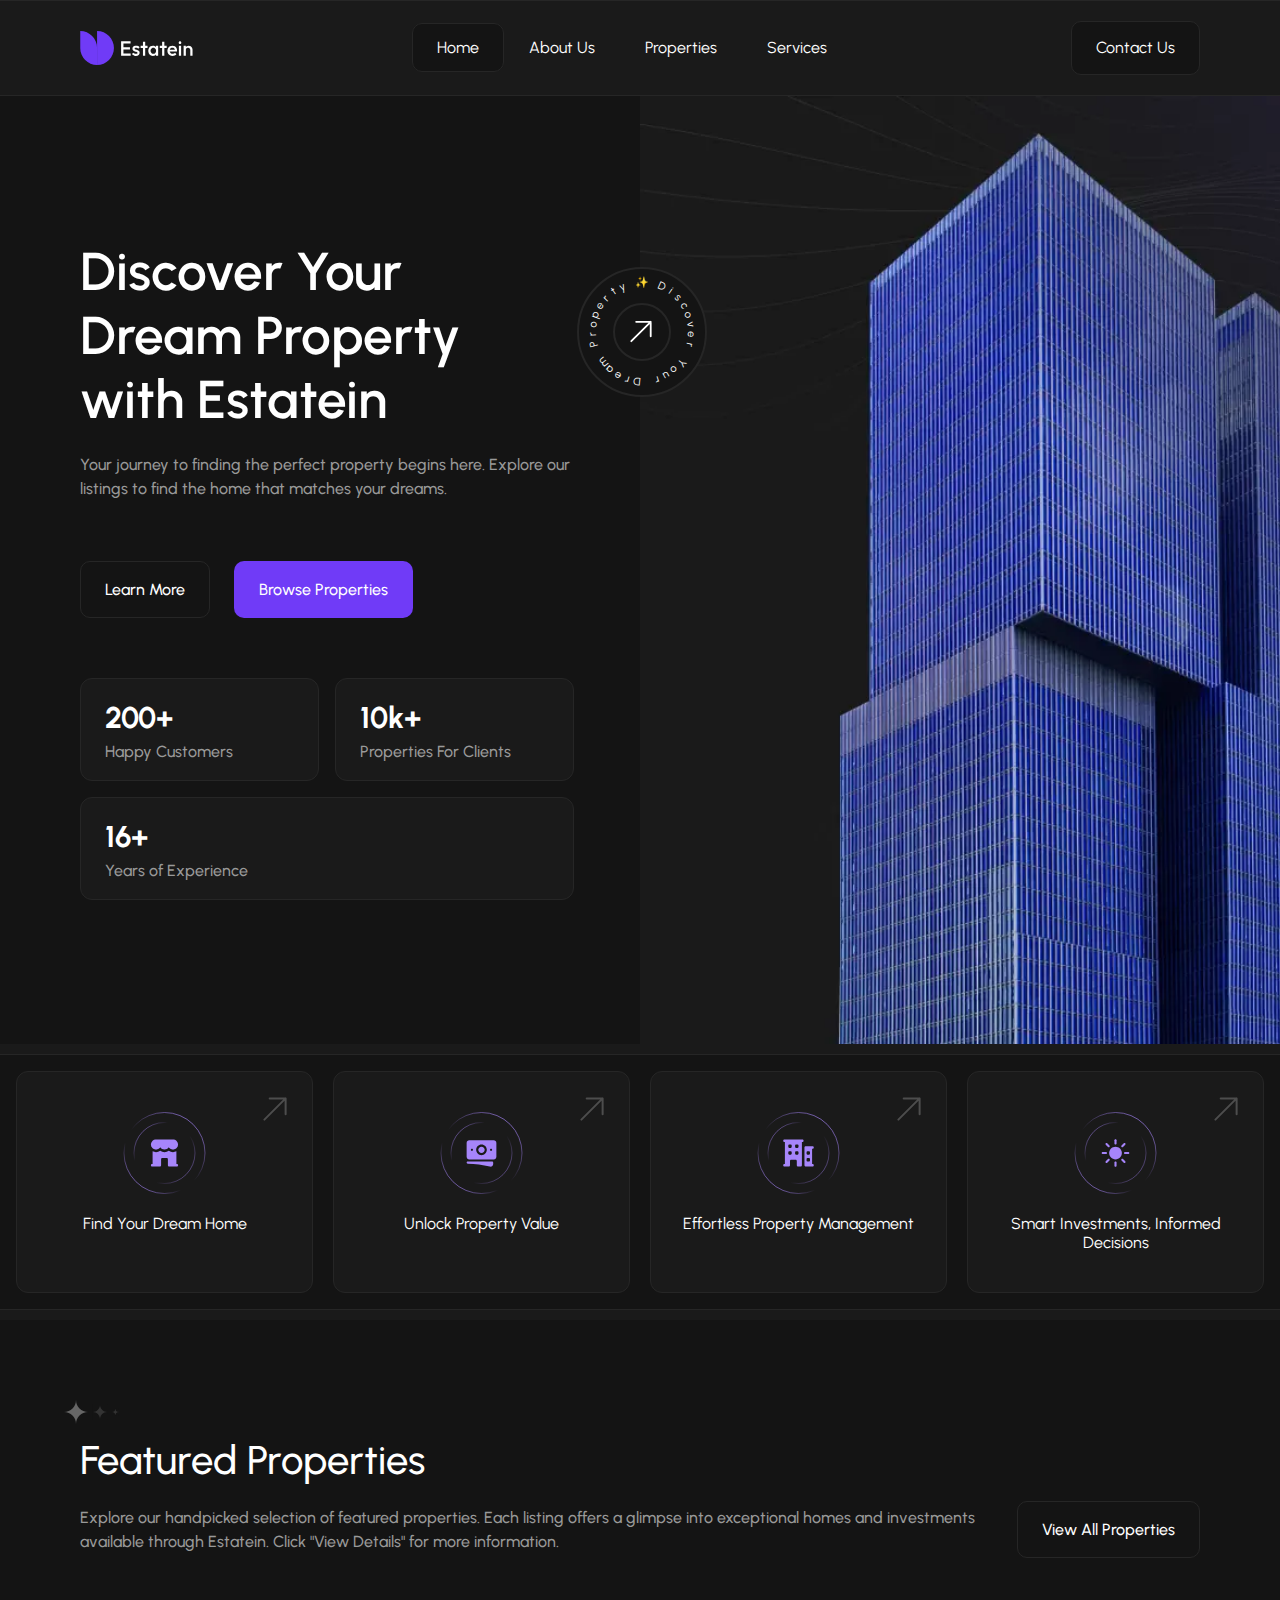
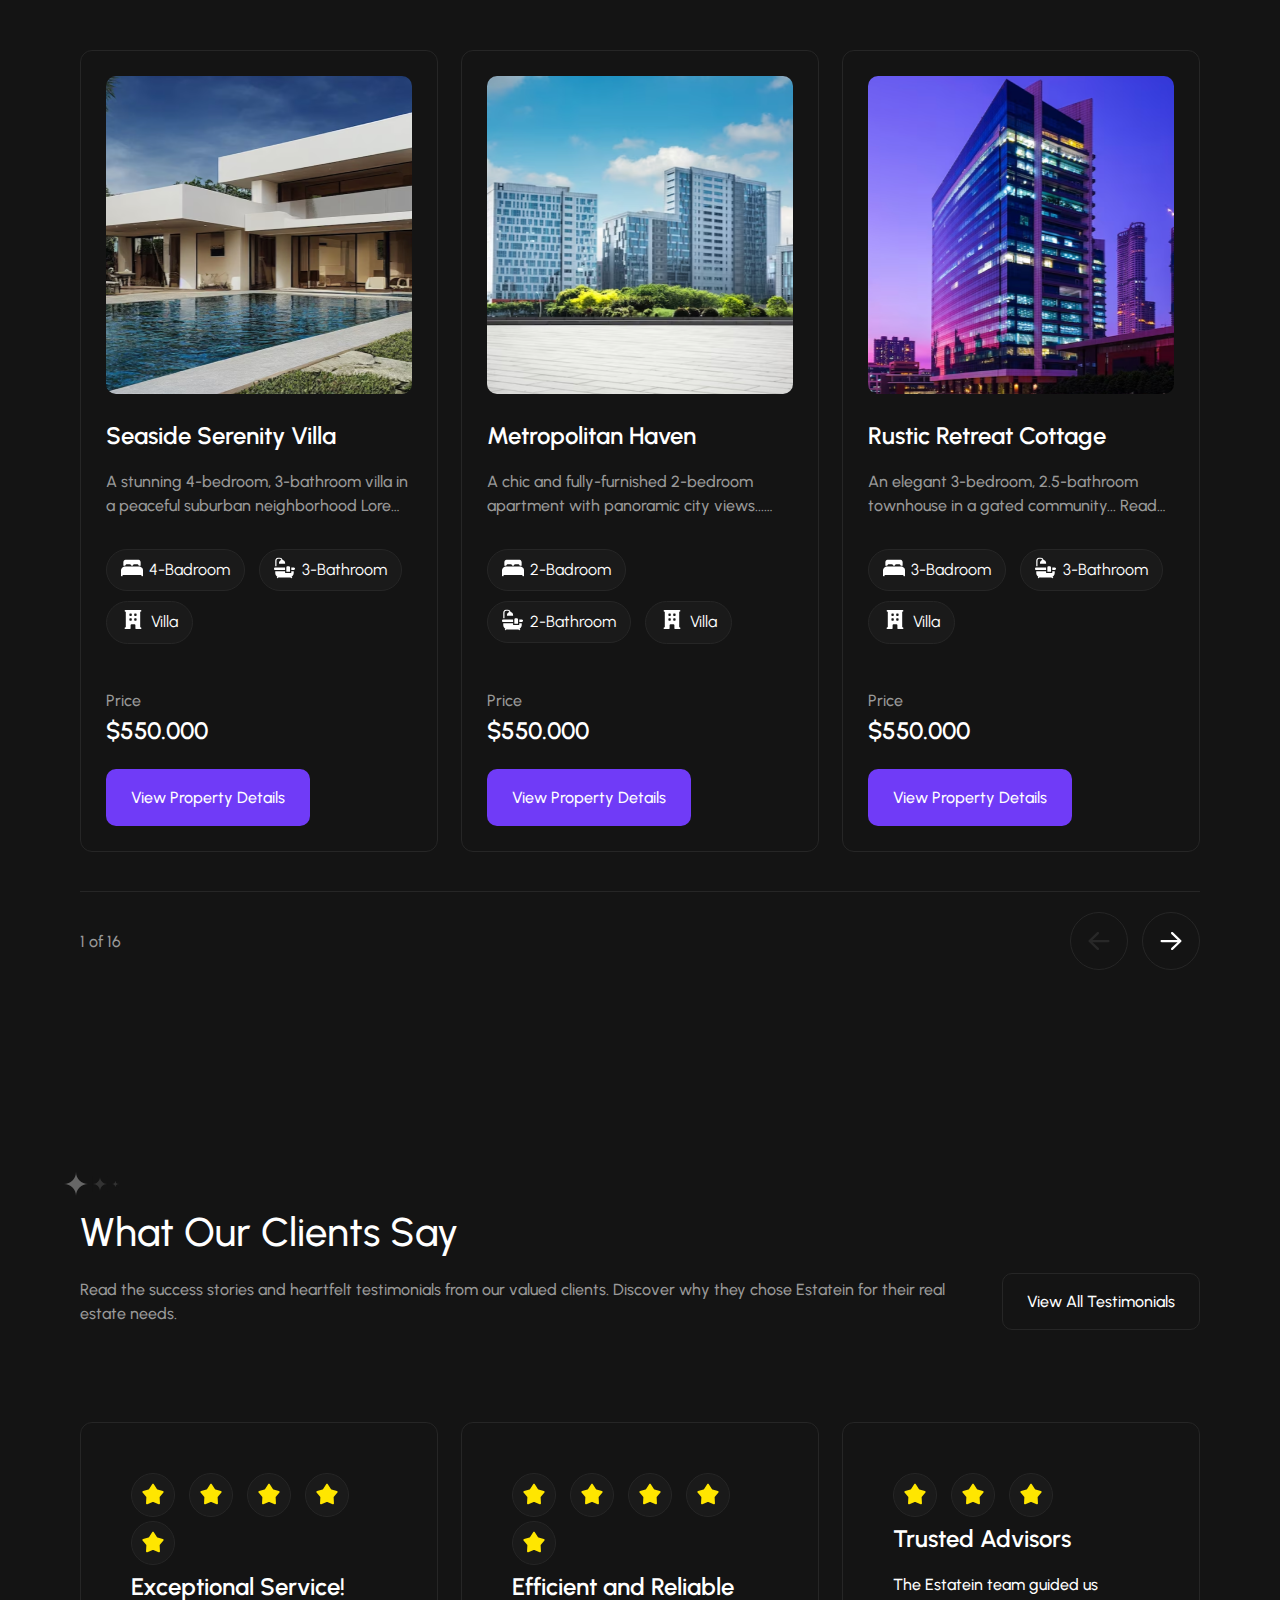
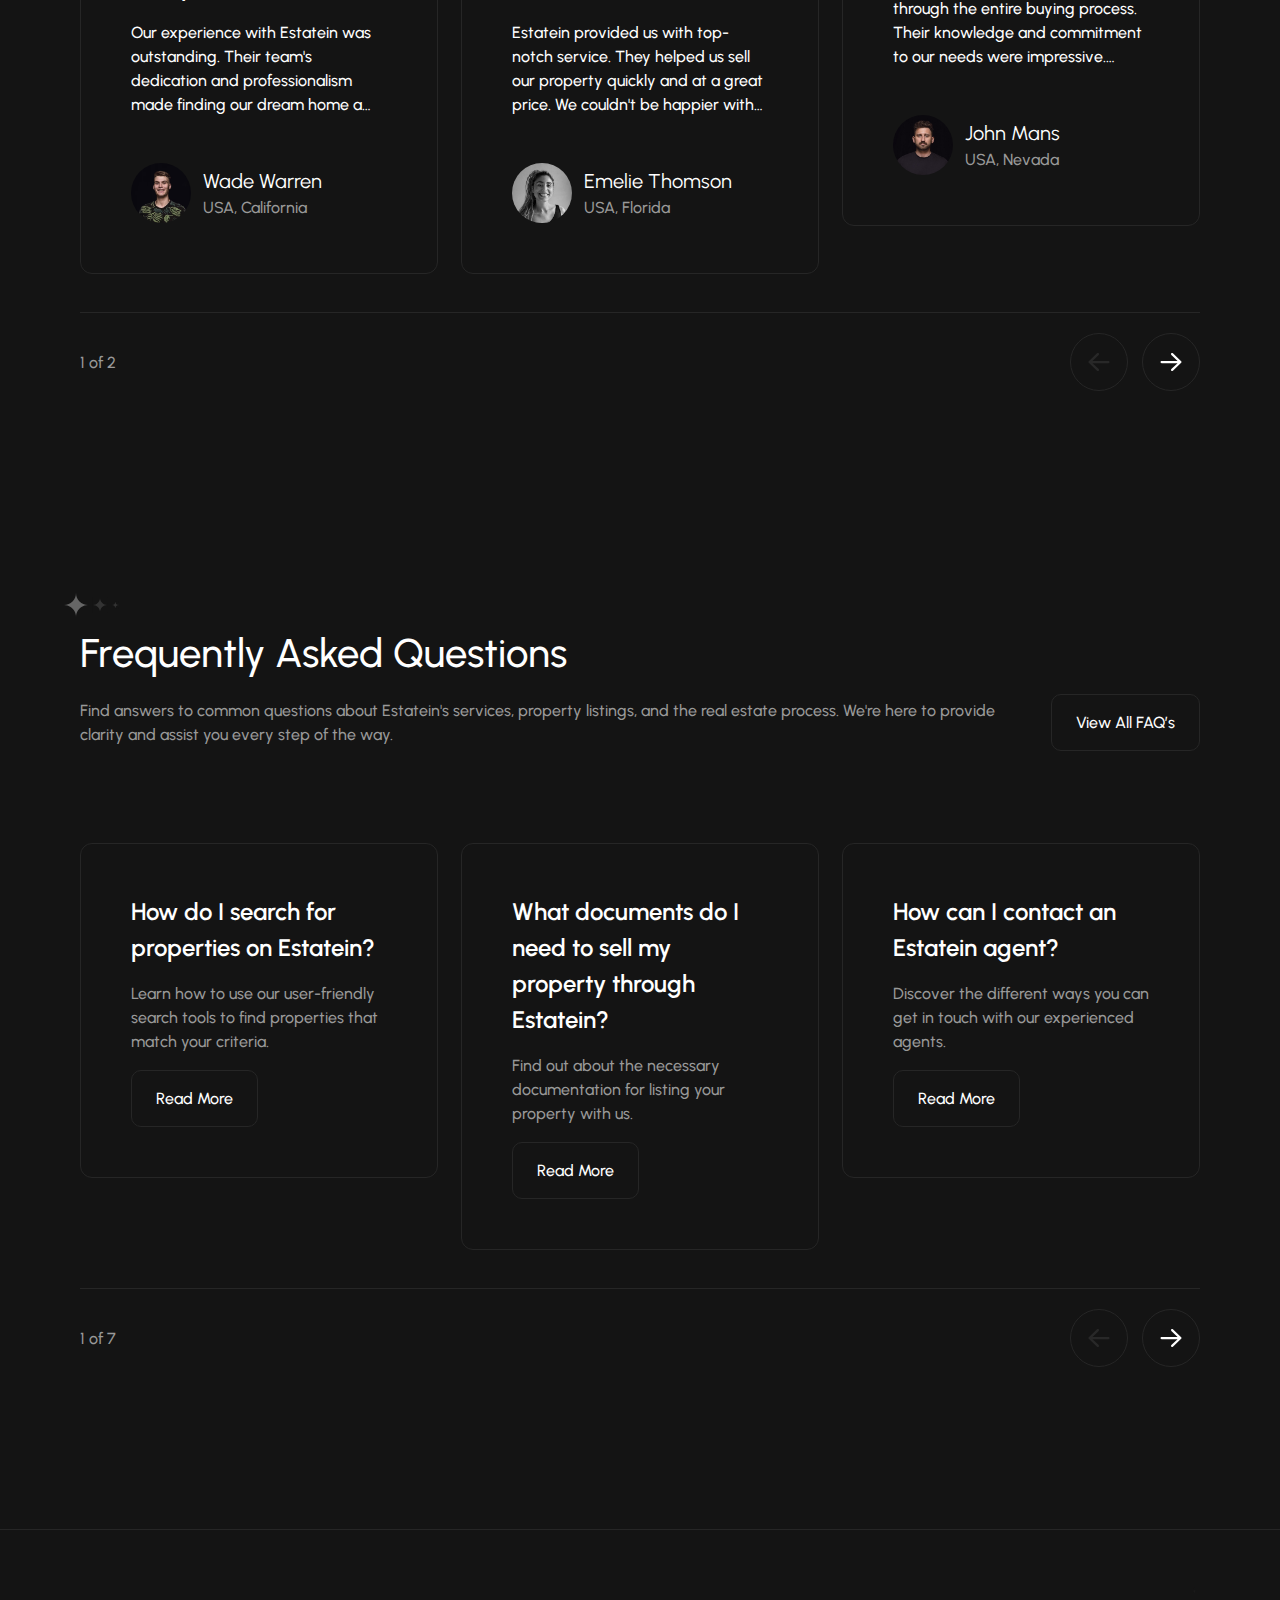
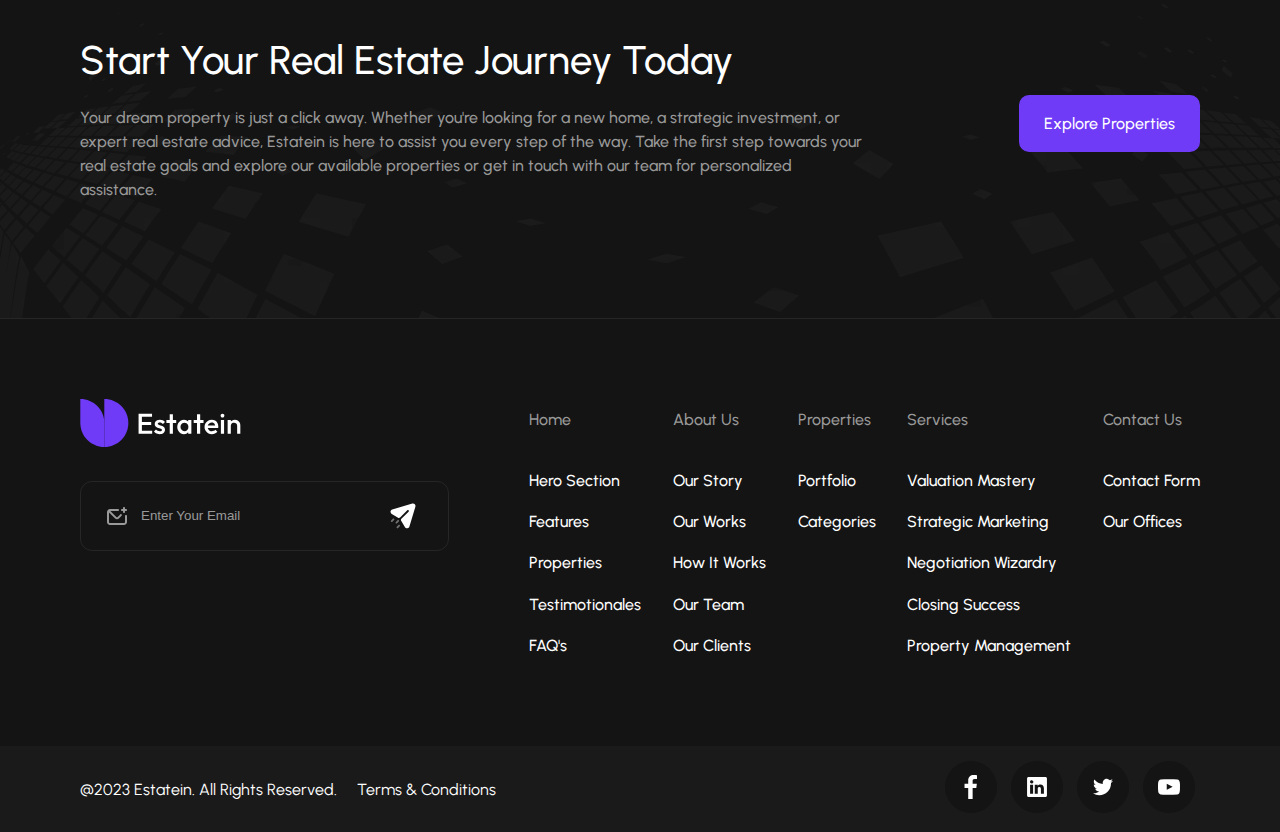
<file: index.html>
<!DOCTYPE html>
<html lang="en">
    <head>
    <meta charset="UTF-8">
    <meta http-equiv="X-UA-Compatible" content="IE=edge">
    <meta name="viewport" content="width=device-width, initial-scale=1.0">
    <link rel="stylesheet" href="./css/style.min.css?_v=20240215234832">
    <link rel="shortcut icon" href="img/icons/Symbol.svg" type="image/x-icon">
    <title>Home</title>
    <script src="https://code.jquery.com/jquery-3.7.1.js?_v=20240215234832" integrity="sha256-eKhayi8LEQwp4NKxN+CfCh+3qOVUtJn3QNZ0TciWLP4=" crossorigin="anonymous"></script>
</head>
    <body>
        <section class="push-message" open="false">
    <div class="container">
        <div class="push-message__content">
            <p class="push-message__parag">✨Discover Your Dream Property with Estatein <a class="inline-link" href="">Learn More</a></p>
            <button class="push-message__closeBtn"></button>
        </div>
    </div>
</section>
        <header class="header" id="header">
    <div class="container">
        <div class="header__content">
            <a href="./index.html"><img class="header__logo" src="img/icons/Logo-desktop.svg" alt="logo"></a>
            <nav class="nav">
                <li><a class="nav__li" href="./index.html">Home</a></li>
                <li><a class="nav__li" href="./about.html">About Us</a></li>
                <li><a class="nav__li" href="./propreties.html">Properties</a></li>
                <li><a class="nav__li" href="./services.html">Services</a></li>
            </nav>
            <a class="header__contact-us" href="./contact.html">Contact Us</a>
            <button class="header__mob-menu-btn"></button>
        </div>
    </div>
    <div class="header__mob-menu">
        <nav class="mob-nav header__mob-nav">
            <li><a class="mob-nav__li" href="./index.html">Home</a></li>
            <li><a class="mob-nav__li" href="./about.html">About Us</a></li>
            <li><a class="mob-nav__li" href="./propreties.html">Properties</a></li>
            <li><a class="mob-nav__li" href="./services.html">Services</a></li>
            <li><a class="mob-nav__li" href="./contact.html">Contact Us</a></li>
        </nav>
    </div>
</header>
        <main>
            <section class="hero">
                <div class="container">
                    <div class="hero__content">
                        <div class="hero__text-content">
                            <h1 class="title hero__title">Discover Your Dream Property with Estatein</h1>
                            <p class="parag hero__parag">Your journey to finding the perfect property begins here. Explore our listings to find the home that matches your dreams.</p>
                            <div class="hero__buttons">
                                <a href="./about.html" class="button button_transparent">Learn More</a>
                                <a href="./propreties.html" class="button button_filled">Browse Properties</a>
                            </div>
                            <div class="small-cards hero__small-cards">
                                <div class="small-cards__card">
                                    <p class="small-cards__number">200+</p>
                                    <p class="parag">Happy Customers</p>
                                </div>
                                <div class="small-cards__card">
                                    <p class="small-cards__number">10k+</p>
                                    <p class="parag">Properties For Clients</p>
                                </div>
                                <div class="small-cards__card">
                                    <p class="small-cards__number">16+</p>
                                    <p class="parag">Years of Experience</p>
                                </div>
                            </div>
                        </div>
                        <div class="hero__img">
                            <div class="ring-text">
                                <div class="ring-text__text-needs" aria-hidden="true"></div>
                                <span class="sr-only ring-text__sr-only">✨ Discover Your Dream Property </span>
                                <div class="ring-text__arrow"></div>
                            </div>
                        </div>
                    </div>
                </div>

            </section>
            <section class="clues" id="clues">
                <div class="clues__cards">
                    <a href="#clues" class="clues__card">
                        <img class="clues__card-img" src="img/icons/prop-cards/prop-card-1.svg" alt="">
                        <p class="clues__card-text">Find Your Dream Home</p>
                        <img class="clues__card-arrow" src="img/icons/Icon-grey-arrow.svg" alt="">
                    </a>
                    <a href="#clues" class="clues__card">
                        <img class="clues__card-img" src="img/icons/prop-cards/prop-card-2.svg" alt="">
                        <p class="clues__card-text">Unlock Property Value</p>
                        <img class="clues__card-arrow" src="img/icons/Icon-grey-arrow.svg" alt="">
                    </a>
                    <a href="#clues" class="clues__card">
                        <img class="clues__card-img" src="img/icons/prop-cards/prop-card-3.svg" alt="">
                        <p class="clues__card-text">Effortless Property Management</p>
                        <img class="clues__card-arrow" src="img/icons/Icon-grey-arrow.svg" alt="">
                    </a>
                    <a href="#clues" class="clues__card">
                        <img class="clues__card-img" src="img/icons/prop-cards/prop-card-4.svg" alt="">
                        <p class="clues__card-text">Smart Investments, Informed Decisions</p>
                        <img class="clues__card-arrow" src="img/icons/Icon-grey-arrow.svg" alt="">
                    </a>
                </div>
            </section>
            <section class="reg-section properties">
                <div class="container">
                    <h2 class="title properties__title reg-section__title">Featured Properties</h2>
                    <div class="reg-section__row">
                        <p class="parag properties__parag">Explore our handpicked selection of featured properties. Each listing offers a glimpse into exceptional homes and investments available through Estatein. Click "View Details" for more information.</p>
                        <a href="" class="button button_transparent properties__button">View All Properties</a>
                    </div>
                    <div class="slider properties__slider" tabindex="-1">
                        <div class="slider__cards">
                            <div class="slider__card properties__card show show_1" position="after">
                                <div class="properties__card-img" style="background-image: url(img/properties-slider/properties-card-1.png);"></div>
                                <p class="properties__card-title">Seaside Serenity Villa</p>
                                <p class="parag properties__card-parag">
                                    A stunning 4-bedroom, 3-bathroom villa in a peaceful suburban neighborhood Lorem ipsum dolor sit amet consectetur adipisicing elit. Eveniet rerum, eos similique error quas adipisci.
                                </p>
                                <div class="properties__tags">
                                    <span class="properties__tag properties__tag_bed"><img src="img/icons/prop-cards/tag-icon-bad.svg" alt="">4-Badroom</span>
                                    <span class="properties__tag properties__tag_bath"><img src="img/icons/prop-cards/tag-icon-bath.svg" alt="">3-Bathroom</span>
                                    <span class="properties__tag properties__tag_villa"><img src="img/icons/prop-cards/tag-icon-villa.svg" alt="">Villa</span>
                                </div>
                                <div class="properties__card-footer">
                                    <div class="properties__card-price">
                                        <p class="parag">Price</p>
                                        <p class="properties__card-price-number">$550.000</p>
                                    </div>
                                    <button class="button button_filled properties__card-button">View Property Details</button>
                                </div>
                            </div>
                            <div class="slider__card properties__card show show_2" position="after">
                                <div class="properties__card-img" style="background-image: url(img/properties-slider/properties-card-2.png);"></div>
                                <p class="properties__card-title">Metropolitan Haven</p>
                                <p class="parag properties__card-parag">
                                    A chic and fully-furnished 2-bedroom apartment with panoramic city views... Read More
                                </p>
                                <div class="properties__tags">
                                    <span class="properties__tag properties__tag_bed"><img src="img/icons/prop-cards/tag-icon-bad.svg" alt="">2-Badroom</span>
                                    <span class="properties__tag properties__tag_bath"><img src="img/icons/prop-cards/tag-icon-bath.svg" alt="">2-Bathroom</span>
                                    <span class="properties__tag properties__tag_villa"><img src="img/icons/prop-cards/tag-icon-villa.svg" alt="">Villa</span>
                                </div>
                                <div class="properties__card-footer">
                                    <div class="properties__card-price">
                                        <p class="parag">Price</p>
                                        <p class="properties__card-price-number">$550.000</p>
                                    </div>
                                    <button  class="button button_filled properties__card-button">View Property Details</button>
                                </div>
                            </div>
                            <div class="slider__card properties__card show show_3" position="after">
                                <div class="properties__card-img" style="background-image: url(img/properties-slider/properties-card-3.png);"></div>
                                 <p class="properties__card-title">Rustic Retreat Cottage</p>
                                <p class="parag properties__card-parag">
                                    An elegant 3-bedroom, 2.5-bathroom townhouse in a gated community... Read More
                                </p>
                                <div class="properties__tags">
                                    <span class="properties__tag properties__tag_bed"><img src="img/icons/prop-cards/tag-icon-bad.svg" alt="">3-Badroom</span>
                                    <span class="properties__tag properties__tag_bath"><img src="img/icons/prop-cards/tag-icon-bath.svg" alt="">3-Bathroom</span>
                                    <span class="properties__tag properties__tag_villa"><img src="img/icons/prop-cards/tag-icon-villa.svg" alt="">Villa</span>
                                </div>
                                <div class="properties__card-footer">
                                    <div class="properties__card-price">
                                        <p class="parag">Price</p>
                                        <p class="properties__card-price-number">$550.000</p>
                                    </div>
                                    <button  class="button button_filled properties__card-button">View Property Details</button>
                                </div>
                            </div>
                            <div class="slider__card properties__card" position="after">
                                <div class="properties__card-img" style="background-image: url(img/properties-slider/properties-card-1.png);"></div>
                                <p class="properties__card-title">Seaside Serenity Villa</p>
                                <p class="parag properties__card-parag">
                                    A stunning 4-bedroom, 3-bathroom villa in a peaceful suburban neighborhood Lorem ipsum dolor sit amet consectetur adipisicing elit. Eveniet rerum, eos similique error quas adipisci.
                                </p>
                                <div class="properties__tags">
                                    <span class="properties__tag properties__tag_bed"><img src="img/icons/prop-cards/tag-icon-bad.svg" alt="">4-Badroom</span>
                                    <span class="properties__tag properties__tag_bath"><img src="img/icons/prop-cards/tag-icon-bath.svg" alt="">3-Bathroom</span>
                                    <span class="properties__tag properties__tag_villa"><img src="img/icons/prop-cards/tag-icon-villa.svg" alt="">Villa</span>
                                </div>
                                <div class="properties__card-footer">
                                    <div class="properties__card-price">
                                        <p class="parag">Price</p>
                                        <p class="properties__card-price-number">$550.000</p>
                                    </div>
                                    <button  class="button button_filled properties__card-button">View Property Details</button>
                                </div>
                            </div>
                            <div class="slider__card properties__card" position="after">
                                <div class="properties__card-img" style="background-image: url(img/properties-slider/properties-card-2.png);"></div>
                                <p class="properties__card-title">Metropolitan Haven</p>
                                <p class="parag properties__card-parag">
                                    A chic and fully-furnished 2-bedroom apartment with panoramic city views... Read More
                                </p>
                                <div class="properties__tags">
                                    <span class="properties__tag properties__tag_bed"><img src="img/icons/prop-cards/tag-icon-bad.svg" alt="">2-Badroom</span>
                                    <span class="properties__tag properties__tag_bath"><img src="img/icons/prop-cards/tag-icon-bath.svg" alt="">2-Bathroom</span>
                                    <span class="properties__tag properties__tag_villa"><img src="img/icons/prop-cards/tag-icon-villa.svg" alt="">Villa</span>
                                </div>
                                <div class="properties__card-footer">
                                    <div class="properties__card-price">
                                        <p class="parag">Price</p>
                                        <p class="properties__card-price-number">$550.000</p>
                                    </div>
                                    <button  class="button button_filled properties__card-button">View Property Details</button>
                                </div>
                            </div>
                            <div class="slider__card properties__card" position="after">
                                <div class="properties__card-img" style="background-image: url(img/properties-slider/properties-card-3.png);"></div>
                                 <p class="properties__card-title">Rustic Retreat Cottage</p>
                                <p class="parag properties__card-parag">
                                    An elegant 3-bedroom, 2.5-bathroom townhouse in a gated community... Read More
                                </p>
                                <div class="properties__tags">
                                    <span class="properties__tag properties__tag_bed"><img src="img/icons/prop-cards/tag-icon-bad.svg" alt="">3-Badroom</span>
                                    <span class="properties__tag properties__tag_bath"><img src="img/icons/prop-cards/tag-icon-bath.svg" alt="">3-Bathroom</span>
                                    <span class="properties__tag properties__tag_villa"><img src="img/icons/prop-cards/tag-icon-villa.svg" alt="">Villa</span>
                                </div>
                                <div class="properties__card-footer">
                                    <div class="properties__card-price">
                                        <p class="parag">Price</p>
                                        <p class="properties__card-price-number">$550.000</p>
                                    </div>
                                    <button  class="button button_filled properties__card-button">View Property Details</button>
                                </div>
                            </div>
                            <div class="slider__card properties__card" position="after">
                                <div class="properties__card-img" style="background-image: url(img/properties-slider/properties-card-1.png);"></div>
                                <p class="properties__card-title">Seaside Serenity Villa</p>
                                <p class="parag properties__card-parag">
                                    A stunning 4-bedroom, 3-bathroom villa in a peaceful suburban neighborhood Lorem ipsum dolor sit amet consectetur adipisicing elit. Eveniet rerum, eos similique error quas adipisci.
                                </p>
                                <div class="properties__tags">
                                    <span class="properties__tag properties__tag_bed"><img src="img/icons/prop-cards/tag-icon-bad.svg" alt="">4-Badroom</span>
                                    <span class="properties__tag properties__tag_bath"><img src="img/icons/prop-cards/tag-icon-bath.svg" alt="">3-Bathroom</span>
                                    <span class="properties__tag properties__tag_villa"><img src="img/icons/prop-cards/tag-icon-villa.svg" alt="">Villa</span>
                                </div>
                                <div class="properties__card-footer">
                                    <div class="properties__card-price">
                                        <p class="parag">Price</p>
                                        <p class="properties__card-price-number">$550.000</p>
                                    </div>
                                    <button  class="button button_filled properties__card-button">View Property Details</button>
                                </div>
                            </div>
                            <div class="slider__card properties__card" position="after">
                                <div class="properties__card-img" style="background-image: url(img/properties-slider/properties-card-2.png);"></div>
                                <p class="properties__card-title">Metropolitan Haven</p>
                                <p class="parag properties__card-parag">
                                    A chic and fully-furnished 2-bedroom apartment with panoramic city views... Read More
                                </p>
                                <div class="properties__tags">
                                    <span class="properties__tag properties__tag_bed"><img src="img/icons/prop-cards/tag-icon-bad.svg" alt="">2-Badroom</span>
                                    <span class="properties__tag properties__tag_bath"><img src="img/icons/prop-cards/tag-icon-bath.svg" alt="">2-Bathroom</span>
                                    <span class="properties__tag properties__tag_villa"><img src="img/icons/prop-cards/tag-icon-villa.svg" alt="">Villa</span>
                                </div>
                                <div class="properties__card-footer">
                                    <div class="properties__card-price">
                                        <p class="parag">Price</p>
                                        <p class="properties__card-price-number">$550.000</p>
                                    </div>
                                    <button  class="button button_filled properties__card-button">View Property Details</button>
                                </div>
                            </div>
                            <div class="slider__card properties__card" position="after">
                                <div class="properties__card-img" style="background-image: url(img/properties-slider/properties-card-3.png);"></div>
                                 <p class="properties__card-title">Rustic Retreat Cottage</p>
                                <p class="parag properties__card-parag">
                                    An elegant 3-bedroom, 2.5-bathroom townhouse in a gated community... Read More
                                </p>
                                <div class="properties__tags">
                                    <span class="properties__tag properties__tag_bed"><img src="img/icons/prop-cards/tag-icon-bad.svg" alt="">3-Badroom</span>
                                    <span class="properties__tag properties__tag_bath"><img src="img/icons/prop-cards/tag-icon-bath.svg" alt="">3-Bathroom</span>
                                    <span class="properties__tag properties__tag_villa"><img src="img/icons/prop-cards/tag-icon-villa.svg" alt="">Villa</span>
                                </div>
                                <div class="properties__card-footer">
                                    <div class="properties__card-price">
                                        <p class="parag">Price</p>
                                        <p class="properties__card-price-number">$550.000</p>
                                    </div>
                                    <button  class="button button_filled properties__card-button">View Property Details</button>
                                </div>
                            </div>
                            <div class="slider__card properties__card" position="after">
                                <div class="properties__card-img" style="background-image: url(img/properties-slider/properties-card-1.png);"></div>
                                <p class="properties__card-title">Seaside Serenity Villa</p>
                                <p class="parag properties__card-parag">
                                    A stunning 4-bedroom, 3-bathroom villa in a peaceful suburban neighborhood Lorem ipsum dolor sit amet consectetur adipisicing elit. Eveniet rerum, eos similique error quas adipisci.
                                </p>
                                <div class="properties__tags">
                                    <span class="properties__tag properties__tag_bed"><img src="img/icons/prop-cards/tag-icon-bad.svg" alt="">4-Badroom</span>
                                    <span class="properties__tag properties__tag_bath"><img src="img/icons/prop-cards/tag-icon-bath.svg" alt="">3-Bathroom</span>
                                    <span class="properties__tag properties__tag_villa"><img src="img/icons/prop-cards/tag-icon-villa.svg" alt="">Villa</span>
                                </div>
                                <div class="properties__card-footer">
                                    <div class="properties__card-price">
                                        <p class="parag">Price</p>
                                        <p class="properties__card-price-number">$550.000</p>
                                    </div>
                                    <button  class="button button_filled properties__card-button">View Property Details</button>
                                </div>
                            </div>
                            <div class="slider__card properties__card" position="after">
                                <div class="properties__card-img" style="background-image: url(img/properties-slider/properties-card-2.png);"></div>
                                <p class="properties__card-title">Metropolitan Haven</p>
                                <p class="parag properties__card-parag">
                                    A chic and fully-furnished 2-bedroom apartment with panoramic city views... Read More
                                </p>
                                <div class="properties__tags">
                                    <span class="properties__tag properties__tag_bed"><img src="img/icons/prop-cards/tag-icon-bad.svg" alt="">2-Badroom</span>
                                    <span class="properties__tag properties__tag_bath"><img src="img/icons/prop-cards/tag-icon-bath.svg" alt="">2-Bathroom</span>
                                    <span class="properties__tag properties__tag_villa"><img src="img/icons/prop-cards/tag-icon-villa.svg" alt="">Villa</span>
                                </div>
                                <div class="properties__card-footer">
                                    <div class="properties__card-price">
                                        <p class="parag">Price</p>
                                        <p class="properties__card-price-number">$550.000</p>
                                    </div>
                                    <button  class="button button_filled properties__card-button">View Property Details</button>
                                </div>
                            </div>
                            <div class="slider__card properties__card" position="after">
                                <div class="properties__card-img" style="background-image: url(img/properties-slider/properties-card-3.png);"></div>
                                 <p class="properties__card-title">Rustic Retreat Cottage</p>
                                <p class="parag properties__card-parag">
                                    An elegant 3-bedroom, 2.5-bathroom townhouse in a gated community... Read More
                                </p>
                                <div class="properties__tags">
                                    <span class="properties__tag properties__tag_bed"><img src="img/icons/prop-cards/tag-icon-bad.svg" alt="">3-Badroom</span>
                                    <span class="properties__tag properties__tag_bath"><img src="img/icons/prop-cards/tag-icon-bath.svg" alt="">3-Bathroom</span>
                                    <span class="properties__tag properties__tag_villa"><img src="img/icons/prop-cards/tag-icon-villa.svg" alt="">Villa</span>
                                </div>
                                <div class="properties__card-footer">
                                    <div class="properties__card-price">
                                        <p class="parag">Price</p>
                                        <p class="properties__card-price-number">$550.000</p>
                                    </div>
                                    <button  class="button button_filled properties__card-button">View Property Details</button>
                                </div>
                            </div>
                            <div class="slider__card properties__card" position="after">
                                <div class="properties__card-img" style="background-image: url(img/properties-slider/properties-card-1.png);"></div>
                                <p class="properties__card-title">Seaside Serenity Villa</p>
                                <p class="parag properties__card-parag">
                                    A stunning 4-bedroom, 3-bathroom villa in a peaceful suburban neighborhood Lorem ipsum dolor sit amet consectetur adipisicing elit. Eveniet rerum, eos similique error quas adipisci.
                                </p>
                                <div class="properties__tags">
                                    <span class="properties__tag properties__tag_bed"><img src="img/icons/prop-cards/tag-icon-bad.svg" alt="">4-Badroom</span>
                                    <span class="properties__tag properties__tag_bath"><img src="img/icons/prop-cards/tag-icon-bath.svg" alt="">3-Bathroom</span>
                                    <span class="properties__tag properties__tag_villa"><img src="img/icons/prop-cards/tag-icon-villa.svg" alt="">Villa</span>
                                </div>
                                <div class="properties__card-footer">
                                    <div class="properties__card-price">
                                        <p class="parag">Price</p>
                                        <p class="properties__card-price-number">$550.000</p>
                                    </div>
                                    <button  class="button button_filled properties__card-button">View Property Details</button>
                                </div>
                            </div>
                            <div class="slider__card properties__card" position="after">
                                <div class="properties__card-img" style="background-image: url(img/properties-slider/properties-card-2.png);"></div>
                                <p class="properties__card-title">Metropolitan Haven</p>
                                <p class="parag properties__card-parag">
                                    A chic and fully-furnished 2-bedroom apartment with panoramic city views... Read More
                                </p>
                                <div class="properties__tags">
                                    <span class="properties__tag properties__tag_bed"><img src="img/icons/prop-cards/tag-icon-bad.svg" alt="">2-Badroom</span>
                                    <span class="properties__tag properties__tag_bath"><img src="img/icons/prop-cards/tag-icon-bath.svg" alt="">2-Bathroom</span>
                                    <span class="properties__tag properties__tag_villa"><img src="img/icons/prop-cards/tag-icon-villa.svg" alt="">Villa</span>
                                </div>
                                <div class="properties__card-footer">
                                    <div class="properties__card-price">
                                        <p class="parag">Price</p>
                                        <p class="properties__card-price-number">$550.000</p>
                                    </div>
                                    <button  class="button button_filled properties__card-button">View Property Details</button>
                                </div>
                            </div>
                            <div class="slider__card properties__card" position="after">
                                <div class="properties__card-img" style="background-image: url(img/properties-slider/properties-card-3.png);"></div>
                                 <p class="properties__card-title">Rustic Retreat Cottage</p>
                                <p class="parag properties__card-parag">
                                    An elegant 3-bedroom, 2.5-bathroom townhouse in a gated community... Read More
                                </p>
                                <div class="properties__tags">
                                    <span class="properties__tag properties__tag_bed"><img src="img/icons/prop-cards/tag-icon-bad.svg" alt="">3-Badroom</span>
                                    <span class="properties__tag properties__tag_bath"><img src="img/icons/prop-cards/tag-icon-bath.svg" alt="">3-Bathroom</span>
                                    <span class="properties__tag properties__tag_villa"><img src="img/icons/prop-cards/tag-icon-villa.svg" alt="">Villa</span>
                                </div>
                                <div class="properties__card-footer">
                                    <div class="properties__card-price">
                                        <p class="parag">Price</p>
                                        <p class="properties__card-price-number">$550.000</p>
                                    </div>
                                    <button  class="button button_filled properties__card-button">View Property Details</button>
                                </div>
                            </div>
                            <div class="slider__card properties__card" position="after">
                                <div class="properties__card-img" style="background-image: url(img/properties-slider/properties-card-1.png);"></div>
                                <p class="properties__card-title">Seaside Serenity Villa</p>
                                <p class="parag properties__card-parag">
                                    A stunning 4-bedroom, 3-bathroom villa in a peaceful suburban neighborhood Lorem ipsum dolor sit amet consectetur adipisicing elit. Eveniet rerum, eos similique error quas adipisci.
                                </p>
                                <div class="properties__tags">
                                    <span class="properties__tag properties__tag_bed"><img src="img/icons/prop-cards/tag-icon-bad.svg" alt="">4-Badroom</span>
                                    <span class="properties__tag properties__tag_bath"><img src="img/icons/prop-cards/tag-icon-bath.svg" alt="">3-Bathroom</span>
                                    <span class="properties__tag properties__tag_villa"><img src="img/icons/prop-cards/tag-icon-villa.svg" alt="">Villa</span>
                                </div>
                                <div class="properties__card-footer">
                                    <div class="properties__card-price">
                                        <p class="parag">Price</p>
                                        <p class="properties__card-price-number">$550.000</p>
                                    </div>
                                    <button  class="button button_filled properties__card-button">View Property Details</button>
                                </div>
                            </div>
                            <div class="slider__card properties__card" position="after">
                                <div class="properties__card-img" style="background-image: url(img/properties-slider/properties-card-2.png);"></div>
                                <p class="properties__card-title">Metropolitan Haven</p>
                                <p class="parag properties__card-parag">
                                    A chic and fully-furnished 2-bedroom apartment with panoramic city views... Read More
                                </p>
                                <div class="properties__tags">
                                    <span class="properties__tag properties__tag_bed"><img src="img/icons/prop-cards/tag-icon-bad.svg" alt="">2-Badroom</span>
                                    <span class="properties__tag properties__tag_bath"><img src="img/icons/prop-cards/tag-icon-bath.svg" alt="">2-Bathroom</span>
                                    <span class="properties__tag properties__tag_villa"><img src="img/icons/prop-cards/tag-icon-villa.svg" alt="">Villa</span>
                                </div>
                                <div class="properties__card-footer">
                                    <div class="properties__card-price">
                                        <p class="parag">Price</p>
                                        <p class="properties__card-price-number">$550.000</p>
                                    </div>
                                    <button  class="button button_filled properties__card-button">View Property Details</button>
                                </div>
                            </div>
                            <div class="slider__card properties__card" position="after">
                                <div class="properties__card-img" style="background-image: url(img/properties-slider/properties-card-3.png);"></div>
                                 <p class="properties__card-title">Rustic Retreat Cottage</p>
                                <p class="parag properties__card-parag">
                                    An elegant 3-bedroom, 2.5-bathroom townhouse in a gated community... Read More
                                </p>
                                <div class="properties__tags">
                                    <span class="properties__tag properties__tag_bed"><img src="img/icons/prop-cards/tag-icon-bad.svg" alt="">3-Badroom</span>
                                    <span class="properties__tag properties__tag_bath"><img src="img/icons/prop-cards/tag-icon-bath.svg" alt="">3-Bathroom</span>
                                    <span class="properties__tag properties__tag_villa"><img src="img/icons/prop-cards/tag-icon-villa.svg" alt="">Villa</span>
                                </div>
                                <div class="properties__card-footer">
                                    <div class="properties__card-price">
                                        <p class="parag">Price</p>
                                        <p class="properties__card-price-number">$550.000</p>
                                    </div>
                                    <button  class="button button_filled properties__card-button">View Property Details</button>
                                </div>
                            </div>
                        </div>
                        <div class="slider__nav">
                            <div class="slider-counter"><p class="parag"><span class="slider__current-page-number">1</span> of <span class="slider__total-pages-number"></span></p></div>
                            <div class="slider-buttons">
                                <button class="slider__prev-btn slider__nav-btn" disabled></button>
                                <button class="slider__next-btn slider__nav-btn"></button>
                            </div>
                        </div>
                    </div>
                </div>
            </section>
            <section class="reg-section testimonials">
                <div class="container">
                    <h2 class="title reg-section__title testimonials__title">What Our Clients Say</h2>
                    <div class="reg-section__row">
                        <p class="parag testimonials__parag">Read the success stories and heartfelt testimonials from our valued clients. Discover why they chose Estatein for their real estate needs.</p>
                        <a href="" class="button button_transparent testimonials__button">View All Testimonials</a>
                    </div>
                    <div class="slider testimonials__slider" tabindex="-1">
                        <div class="slider__cards">
                            <div class="slider__card testimonials__card show show_1" position="after">
                               <div class="testimonials__card-stars">
                                    <img class="testimonials__card-star" src="img/icons/Shape-star-yellow.svg" alt="">
                                    <img class="testimonials__card-star" src="img/icons/Shape-star-yellow.svg" alt="">
                                    <img class="testimonials__card-star" src="img/icons/Shape-star-yellow.svg" alt="">
                                    <img class="testimonials__card-star" src="img/icons/Shape-star-yellow.svg" alt="">
                                    <img class="testimonials__card-star" src="img/icons/Shape-star-yellow.svg" alt="">
                               </div>
                               <div class="testimonials__card-text">
                                    <p class="testimonials__card-title">Exceptional Service!</p>
                                    <p class="parag testimonials__card-parag">Our experience with Estatein was outstanding. Their team's dedication and professionalism made finding our dream home a breeze. Highly recommended!</p>
                               </div>
                               <div class="testimonials__card-author">
                                    <div class="testimonials__card-avatar" style="background-image: url('./img/profile_1.png');"></div>
                                    <div class="testimonials__card-info">
                                        <p class="testimonials__card-name">Wade Warren</p>
                                        <p class="parag testimonials__card-location">USA, California</p>
                                    </div>
                               </div>
                            </div>
                            <div class="slider__card testimonials__card show show_2" position="after">
                               <div class="testimonials__card-stars">
                                    <img class="testimonials__card-star" src="img/icons/Shape-star-yellow.svg" alt="">
                                    <img class="testimonials__card-star" src="img/icons/Shape-star-yellow.svg" alt="">
                                    <img class="testimonials__card-star" src="img/icons/Shape-star-yellow.svg" alt="">
                                    <img class="testimonials__card-star" src="img/icons/Shape-star-yellow.svg" alt="">
                                    <img class="testimonials__card-star" src="img/icons/Shape-star-yellow.svg" alt="">
                               </div>
                               <div class="testimonials__card-text">
                                    <p class="testimonials__card-title">Efficient and Reliable</p>
                                    <p class="parag testimonials__card-parag">Estatein provided us with top-notch service. They helped us sell our property quickly and at a great price. We couldn't be happier with the results.</p>
                               </div>
                               <div class="testimonials__card-author">
                                    <div class="testimonials__card-avatar" style="background-image: url('./img/profile_2.png');"></div>
                                    <div class="testimonials__card-info">
                                        <p class="testimonials__card-name">Emelie Thomson</p>
                                        <p class="parag testimonials__card-location">USA, Florida</p>
                                    </div>
                               </div>
                            </div>
                            <div class="slider__card testimonials__card show show_3" position="after">
                               <div class="testimonials__card-stars">
                                    <img class="testimonials__card-star" src="img/icons/Shape-star-yellow.svg" alt="">
                                    <img class="testimonials__card-star" src="img/icons/Shape-star-yellow.svg" alt="">
                                    <img class="testimonials__card-star" src="img/icons/Shape-star-yellow.svg" alt="">
                               </div>
                               <div class="testimonials__card-text">
                                    <p class="testimonials__card-title">Trusted Advisors</p>
                                    <p class="parag testimonials__card-parag">The Estatein team guided us through the entire buying process. Their knowledge and commitment to our needs were impressive. Thank you for your support!</p>
                               </div>
                               <div class="testimonials__card-author">
                                    <div class="testimonials__card-avatar" style="background-image: url('./img/profile_3.png');"></div>
                                    <div class="testimonials__card-info">
                                        <p class="testimonials__card-name">John Mans</p>
                                        <p class="parag testimonials__card-location">USA, Nevada</p>
                                    </div>
                               </div>
                            </div>
                            <div class="slider__card testimonials__card" position="after">
                               <div class="testimonials__card-stars">
                                    <img class="testimonials__card-star" src="img/icons/Shape-star-yellow.svg" alt="">
                                    <img class="testimonials__card-star" src="img/icons/Shape-star-yellow.svg" alt="">
                                    <img class="testimonials__card-star" src="img/icons/Shape-star-yellow.svg" alt="">
                                    <img class="testimonials__card-star" src="img/icons/Shape-star-yellow.svg" alt="">
                                    <img class="testimonials__card-star" src="img/icons/Shape-star-yellow.svg" alt="">
                               </div>
                               <div class="testimonials__card-text">
                                    <p class="testimonials__card-title">Exceptional Service!</p>
                                    <p class="parag testimonials__card-parag">Our experience with Estatein was outstanding. Their team's dedication and professionalism made finding our dream home a breeze. Highly recommended!</p>
                               </div>
                               <div class="testimonials__card-author">
                                    <div class="testimonials__card-avatar" style="background-image: url('./img/profile_1.png');"></div>
                                    <div class="testimonials__card-info">
                                        <p class="testimonials__card-name">Wade Warren</p>
                                        <p class="parag testimonials__card-location">USA, California</p>
                                    </div>
                               </div>
                            </div>
                        </div>
                        <div class="slider__nav">
                            <div class="slider-counter"><p class="parag"><span class="slider__current-page-number">1</span> of <span class="slider__total-pages-number"></span></p></div>
                            <div class="slider-buttons">
                                <button class="slider__prev-btn slider__nav-btn" disabled></button>
                                <button class="slider__next-btn slider__nav-btn"></button>
                            </div>
                        </div>
                    </div>
                </div>
            </section>
            <section class="reg-section FAQ">
                <div class="container">
                    <h2 class="title reg-section__title FAQ__title">Frequently Asked Questions</h2>
                    <div class="reg-section__row">
                        <p class="parag FAQ__parag">Find answers to common questions about Estatein's services, property listings, and the real estate process. We're here to provide clarity and assist you every step of the way.</p>
                        <a href="" class="button button_transparent FAQ__button">View All FAQ’s</a>
                    </div>
                    <div class="slider FAQ__slider" tabindex="-1">
                        <div class="slider__cards">
                            <div class="slider__card FAQ__card show show_1" position="after">
                               <p class="FAQ__card-title">How do I search for properties on Estatein?</p>
                               <p class="parag FAQ__card-parag">Learn how to use our user-friendly search tools to find properties that match your criteria.</p>
                               <a href="" class="button button_transparent FAQ__card-button">Read More</a>
                            </div>
                            <div class="slider__card FAQ__card show show_2" position="after">
                               <p class="FAQ__card-title">What documents do I need to sell my property through Estatein?</p>
                               <p class="parag FAQ__card-parag">Find out about the necessary documentation for listing your property with us.</p>
                               <a href="" class="button button_transparent FAQ__card-button">Read More</a>
                            </div>
                            <div class="slider__card FAQ__card show show_3" position="after">
                               <p class="FAQ__card-title">How can I contact an Estatein agent?</p>
                               <p class="parag FAQ__card-parag">Discover the different ways you can get in touch with our experienced agents.</p>
                               <a href="" class="button button_transparent FAQ__card-button">Read More</a>
                            </div>
                            <div class="slider__card FAQ__card" position="after">
                               <p class="FAQ__card-title">How do I search for properties on Estatein?</p>
                               <p class="parag FAQ__card-parag">Learn how to use our user-friendly search tools to find properties that match your criteria.</p>
                               <a href="" class="button button_transparent FAQ__card-button">Read More</a>
                            </div>
                            <div class="slider__card FAQ__card" position="after">
                               <p class="FAQ__card-title">What documents do I need to sell my property through Estatein?</p>
                               <p class="parag FAQ__card-parag">Find out about the necessary documentation for listing your property with us.</p>
                               <a href="" class="button button_transparent FAQ__card-button">Read More</a>
                            </div>
                            <div class="slider__card FAQ__card" position="after">
                               <p class="FAQ__card-title">How can I contact an Estatein agent?</p>
                               <p class="parag FAQ__card-parag">Discover the different ways you can get in touch with our experienced agents.</p>
                               <a href="" class="button button_transparent FAQ__card-button">Read More</a>
                            </div>
                            <div class="slider__card FAQ__card" position="after">
                               <p class="FAQ__card-title">How do I search for properties on Estatein?</p>
                               <p class="parag FAQ__card-parag">Learn how to use our user-friendly search tools to find properties that match your criteria.</p>
                               <a href="" class="button button_transparent FAQ__card-button">Read More</a>
                            </div>
                            <div class="slider__card FAQ__card" position="after">
                               <p class="FAQ__card-title">What documents do I need to sell my property through Estatein?</p>
                               <p class="parag FAQ__card-parag">Find out about the necessary documentation for listing your property with us.</p>
                               <a href="" class="button button_transparent FAQ__card-button">Read More</a>
                            </div>
                            <div class="slider__card FAQ__card" position="after">
                               <p class="FAQ__card-title">How can I contact an Estatein agent?</p>
                               <p class="parag FAQ__card-parag">Discover the different ways you can get in touch with our experienced agents.</p>
                               <a href="" class="button button_transparent FAQ__card-button">Read More</a>
                            </div>
                        </div>
                        <div class="slider__nav">
                            <div class="slider-counter"><p class="parag"><span class="slider__current-page-number">1</span> of <span class="slider__total-pages-number"></span></p></div>
                            <div class="slider-buttons">
                                <button class="slider__prev-btn slider__nav-btn" disabled></button>
                                <button class="slider__next-btn slider__nav-btn"></button>
                            </div>
                        </div>
                    </div>
                </div>
            </section>
        </main>
        <footer class="footer">
    <section class="CTA footer__CTA">
        <div class="container">
            <div class="CTA__text-content">
                <h2 class="title CTA__title">Start Your Real Estate Journey Today</h2>
                <p class="parag CTA__parag">Your dream property is just a click away. Whether you're looking for a new home, a strategic investment, or expert real estate advice, Estatein is here to assist you every step of the way. Take the first step towards your real estate goals and explore our available properties or get in touch with our team for personalized assistance.</p>
            </div>
            <a href="" class="button button_filled CTA__button">Explore Properties</a>
        </div>
    </section>
    <section class="footer__links">
        <div class="container">
            <div class="footer__email-sub">
                <img src="img/icons/Logo-desktop.svg" alt="">
                <form action="" method="get">
                    <img src="img/icons/form-letter-icon.svg" alt="">
                    <input class="footer__input-email" type="email" placeholder="Enter Your Email" required>
                    <button class="footer__form-submit" type="submit"><img src="img/icons/form-plane-icon.svg" alt=""></button>
                </form>
            </div>
            <div class="footer__lists">
                <ul class="footer__list">
                    <li class="footer__list-item"><a href="">Home</a></li>
                    <li class="footer__list-item"><a href="">Hero Section</a></li>
                    <li class="footer__list-item"><a href="">Features</a></li>
                    <li class="footer__list-item"><a href="">Properties</a></li>
                    <li class="footer__list-item"><a href="">Testimotionales</a></li>
                    <li class="footer__list-item"><a href="">FAQ's</a></li>
                </ul>
                <ul class="footer__list">
                    <li class="footer__list-item"><a href="">About Us</a></li>
                    <li class="footer__list-item"><a href="">Our Story</a></li>
                    <li class="footer__list-item"><a href="">Our Works</a></li>
                    <li class="footer__list-item"><a href="">How It Works</a></li>
                    <li class="footer__list-item"><a href="">Our Team</a></li>
                    <li class="footer__list-item"><a href="">Our Clients</a></li>
                </ul>
                <ul class="footer__list">
                    <li class="footer__list-item"><a href="">Properties</a></li>
                    <li class="footer__list-item"><a href="">Portfolio</a></li>
                    <li class="footer__list-item"><a href="">Categories</a></li>
                </ul>
                <ul class="footer__list">
                    <li class="footer__list-item"><a href="">Services</a></li>
                    <li class="footer__list-item"><a href="">Valuation Mastery</a></li>
                    <li class="footer__list-item"><a href="">Strategic Marketing</a></li>
                    <li class="footer__list-item"><a href="">Negotiation Wizardry</a></li>
                    <li class="footer__list-item"><a href="">Closing Success</a></li>
                    <li class="footer__list-item"><a href="">Property Management</a></li>
                </ul>
                <ul class="footer__list">
                    <li class="footer__list-item"><a href="">Contact Us</a></li>
                    <li class="footer__list-item"><a href="">Contact Form</a></li>
                    <li class="footer__list-item"><a href="">Our Offices</a></li>
                </ul>
            </div>
        </div>
    </section>
    <section class="footer__bottom">
        <div class="container">
            <p class="footer__rights">@2023 Estatein. All Rights Reserved.</p>
            <a href="" class="footer__terms">Terms & Conditions</a>
            <div class="footer__social">
                <a href=""><img src="img/icons/facebook-social.svg" alt=""></a>
                <a href=""><img src="img/icons/linkedin-social.svg" alt=""></a>
                <a href=""><img src="img/icons/x-social.svg" alt=""></a>
                <a href=""><img src="img/icons/youtube-social.svg" alt=""></a>
            </div>
        </div>
    </section>
</footer>
        <script src="js/app.min.js?_v=20240215234832"></script>
    </body>
</html>
</file>
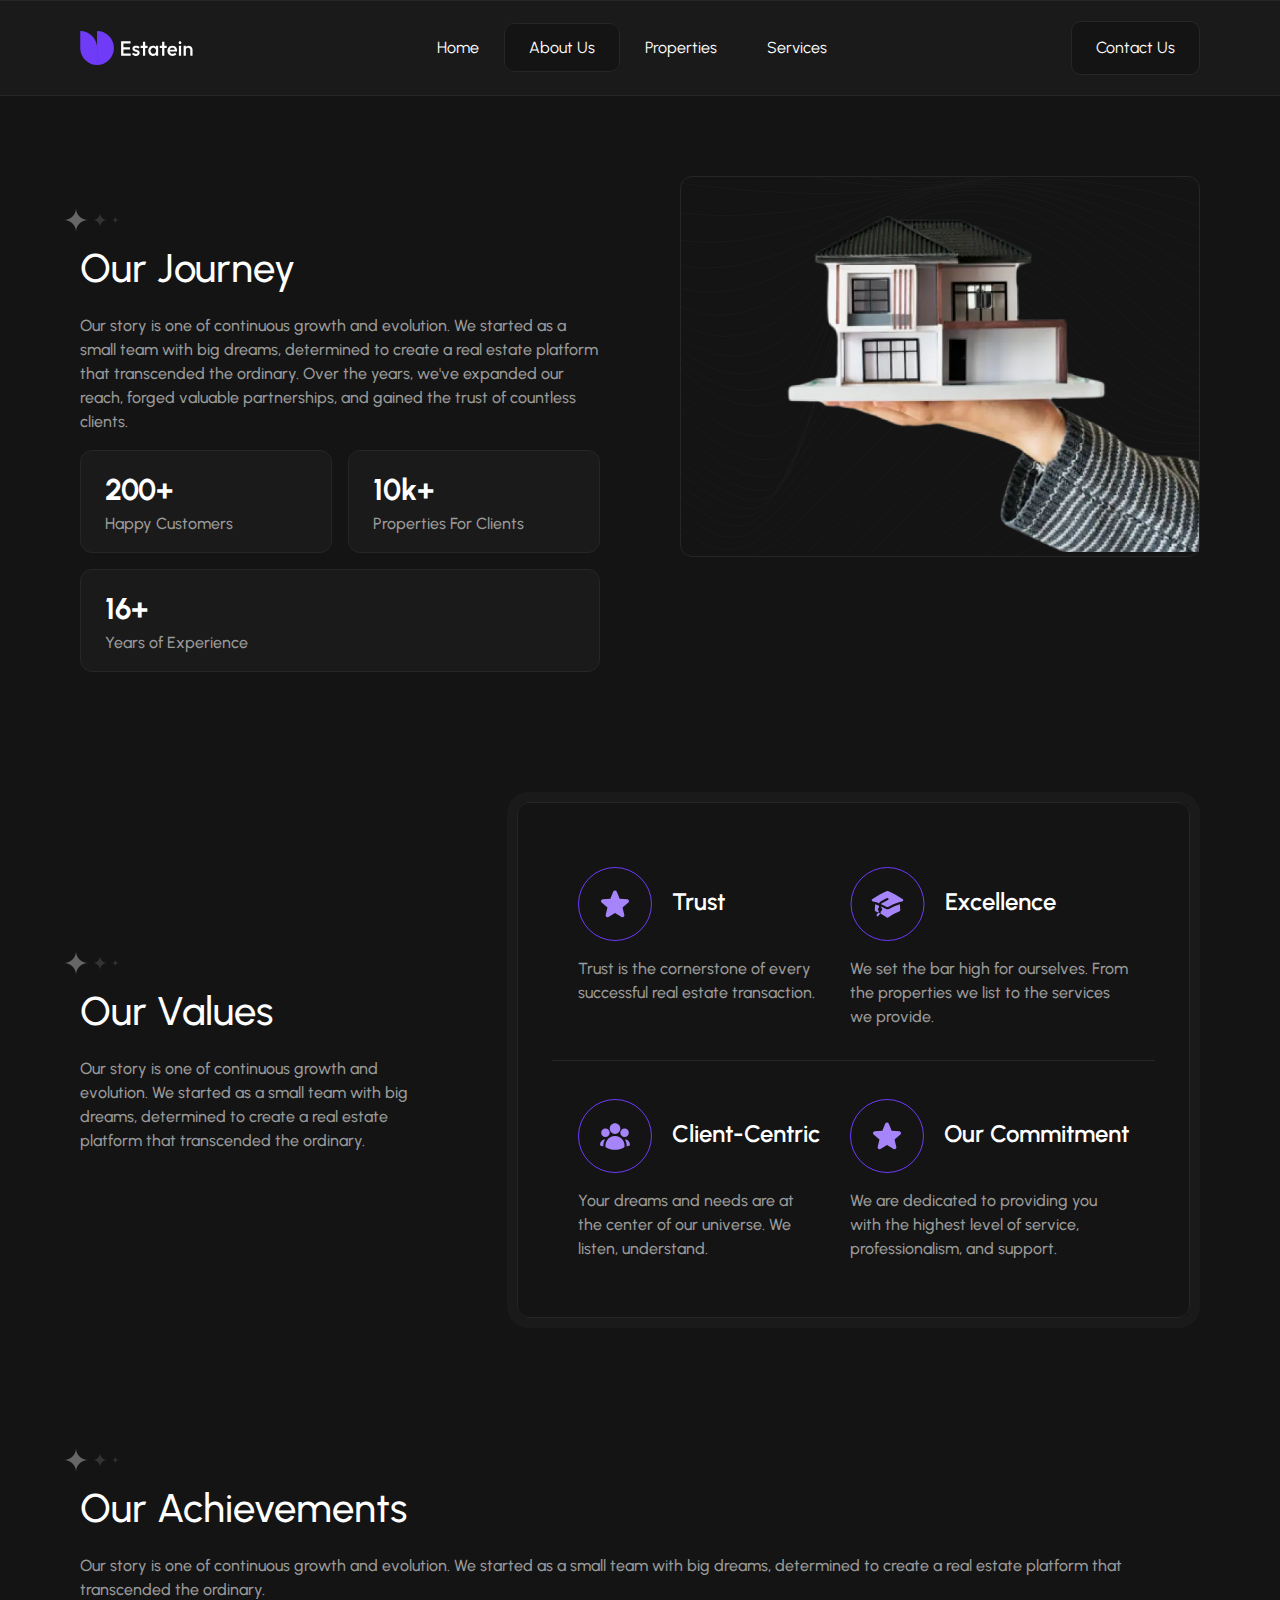
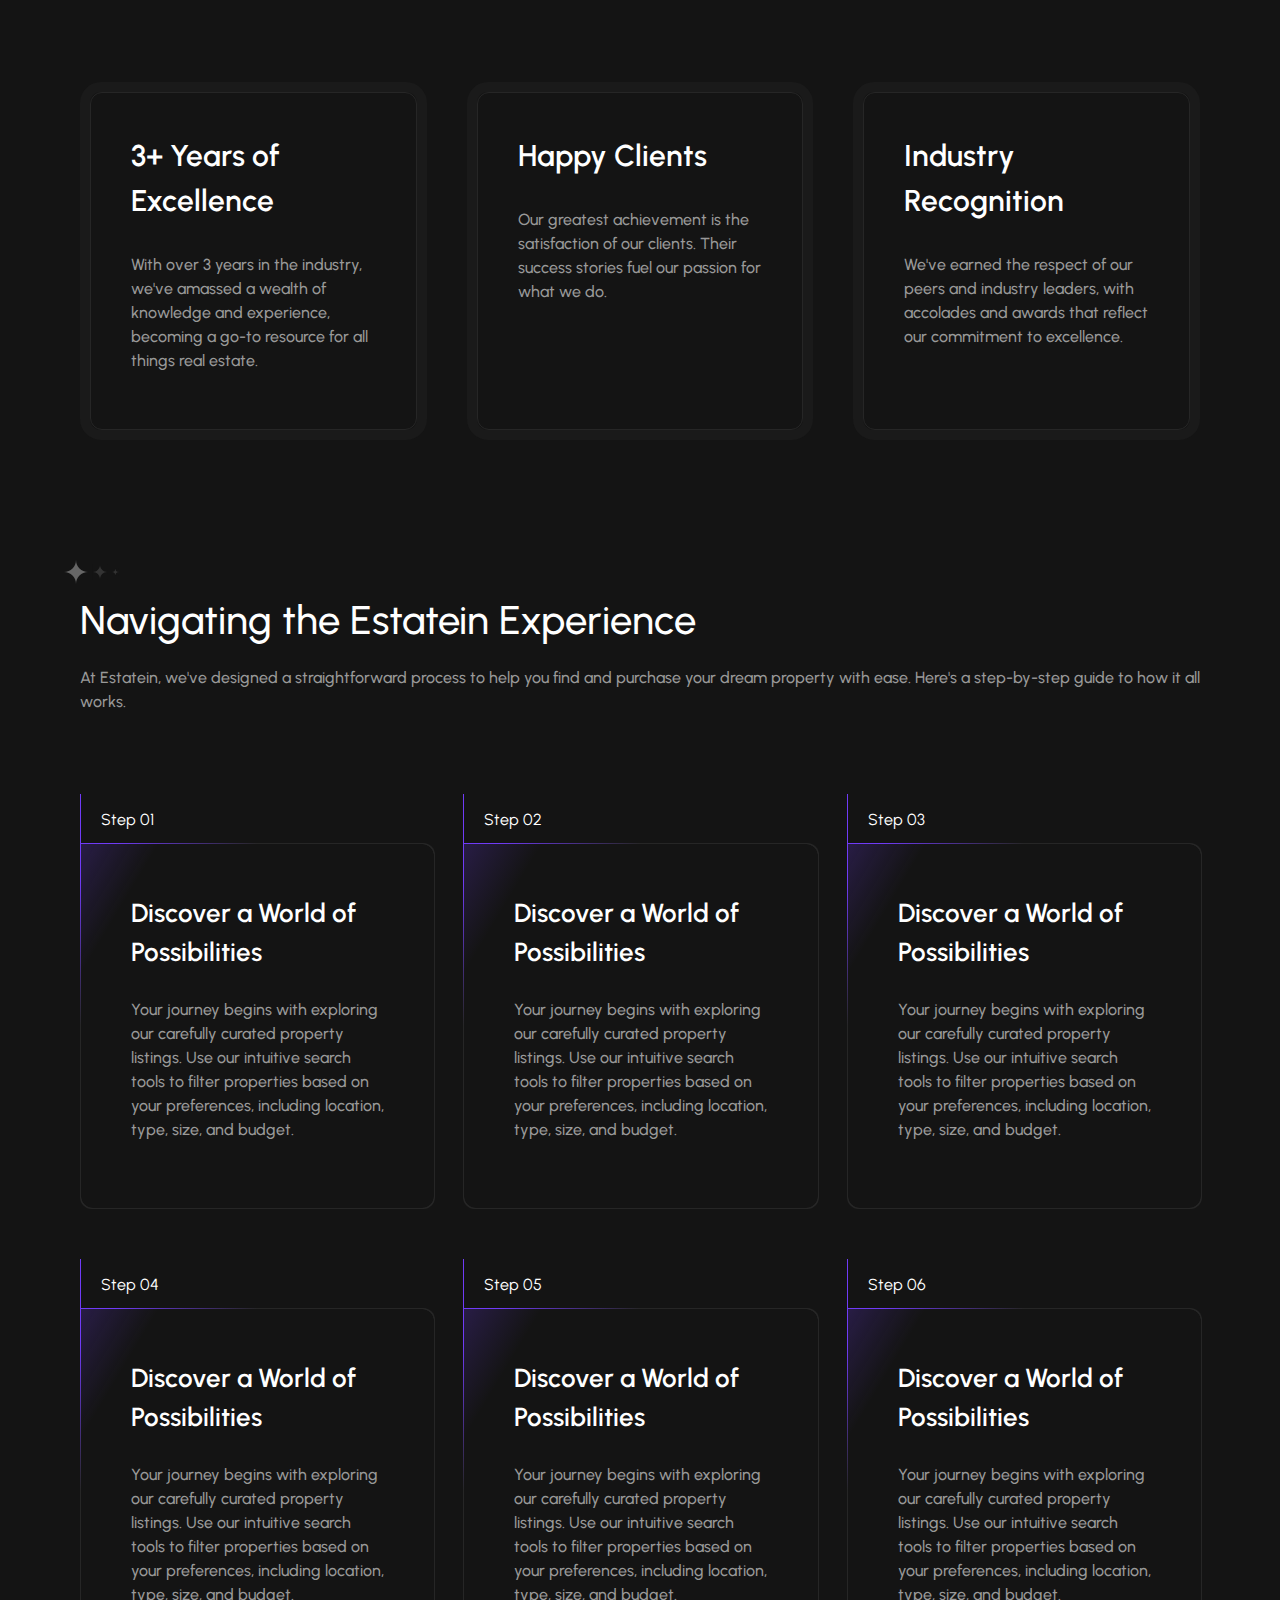
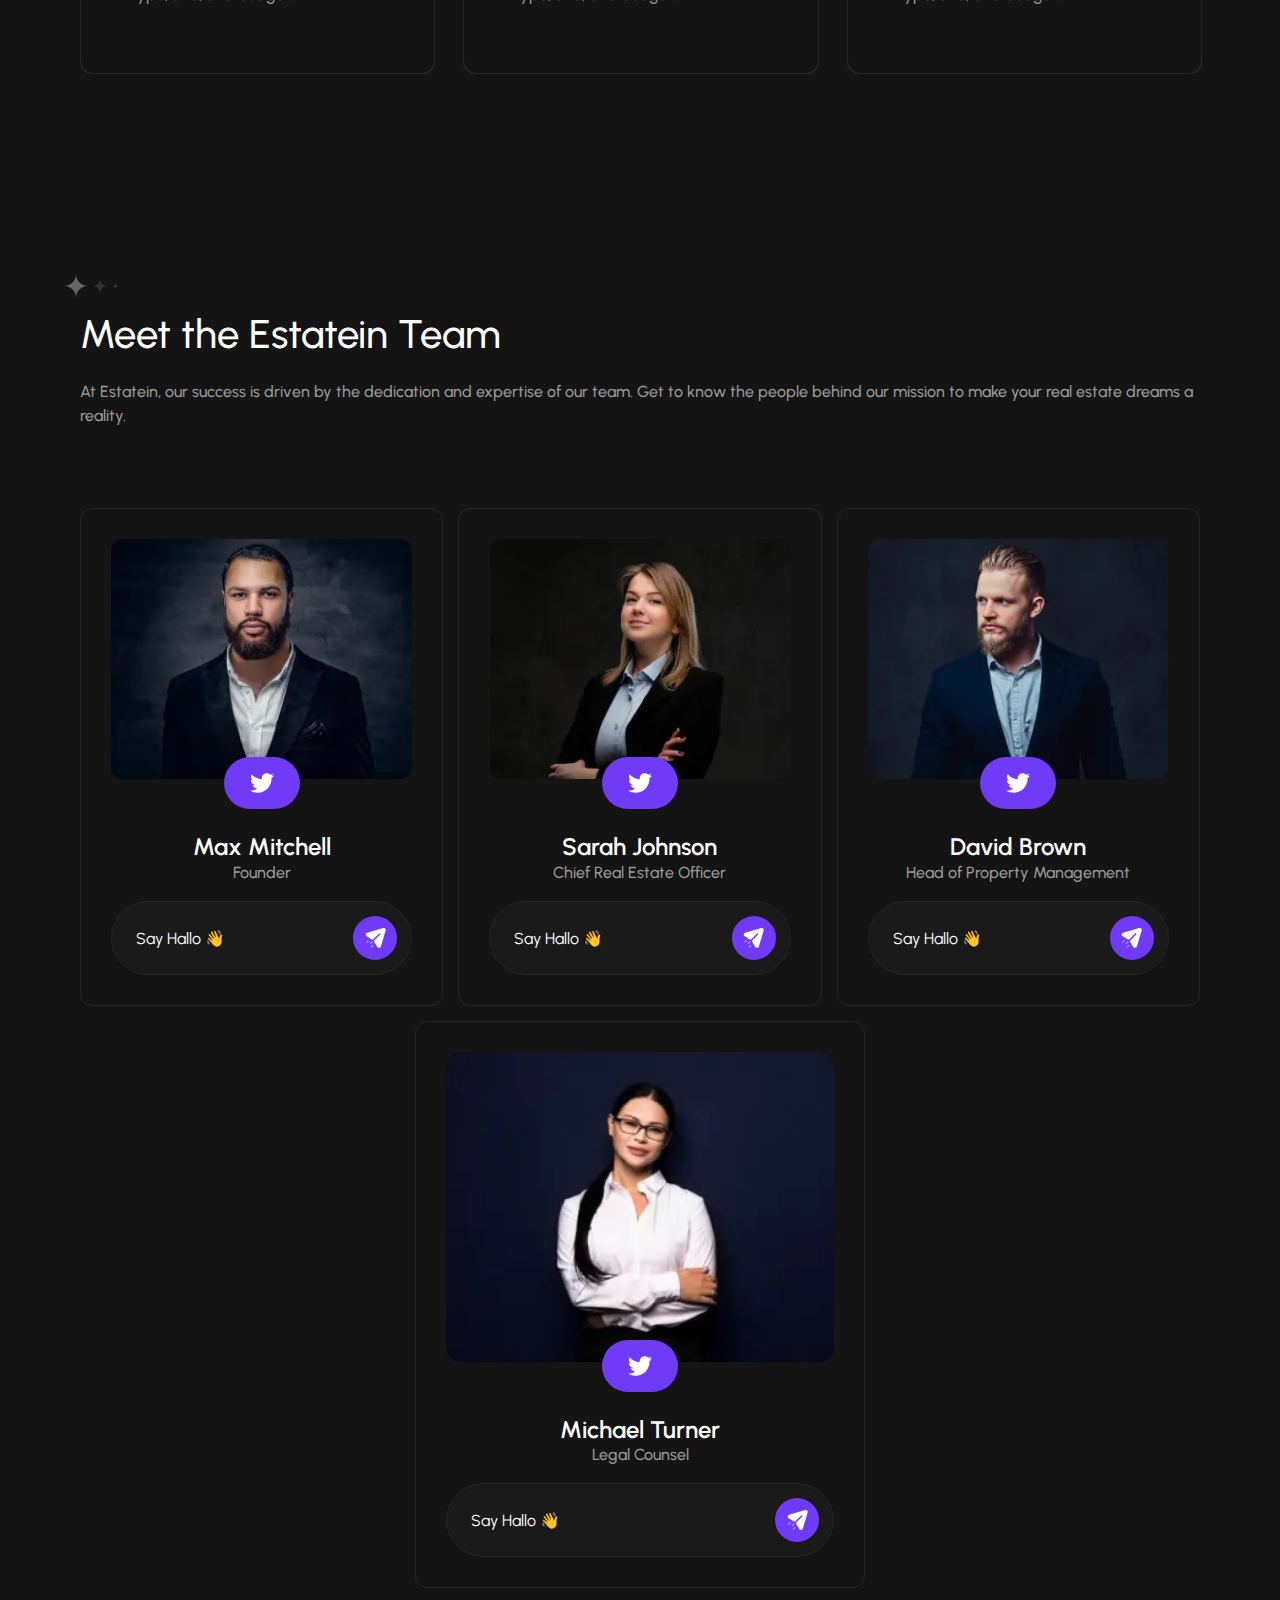
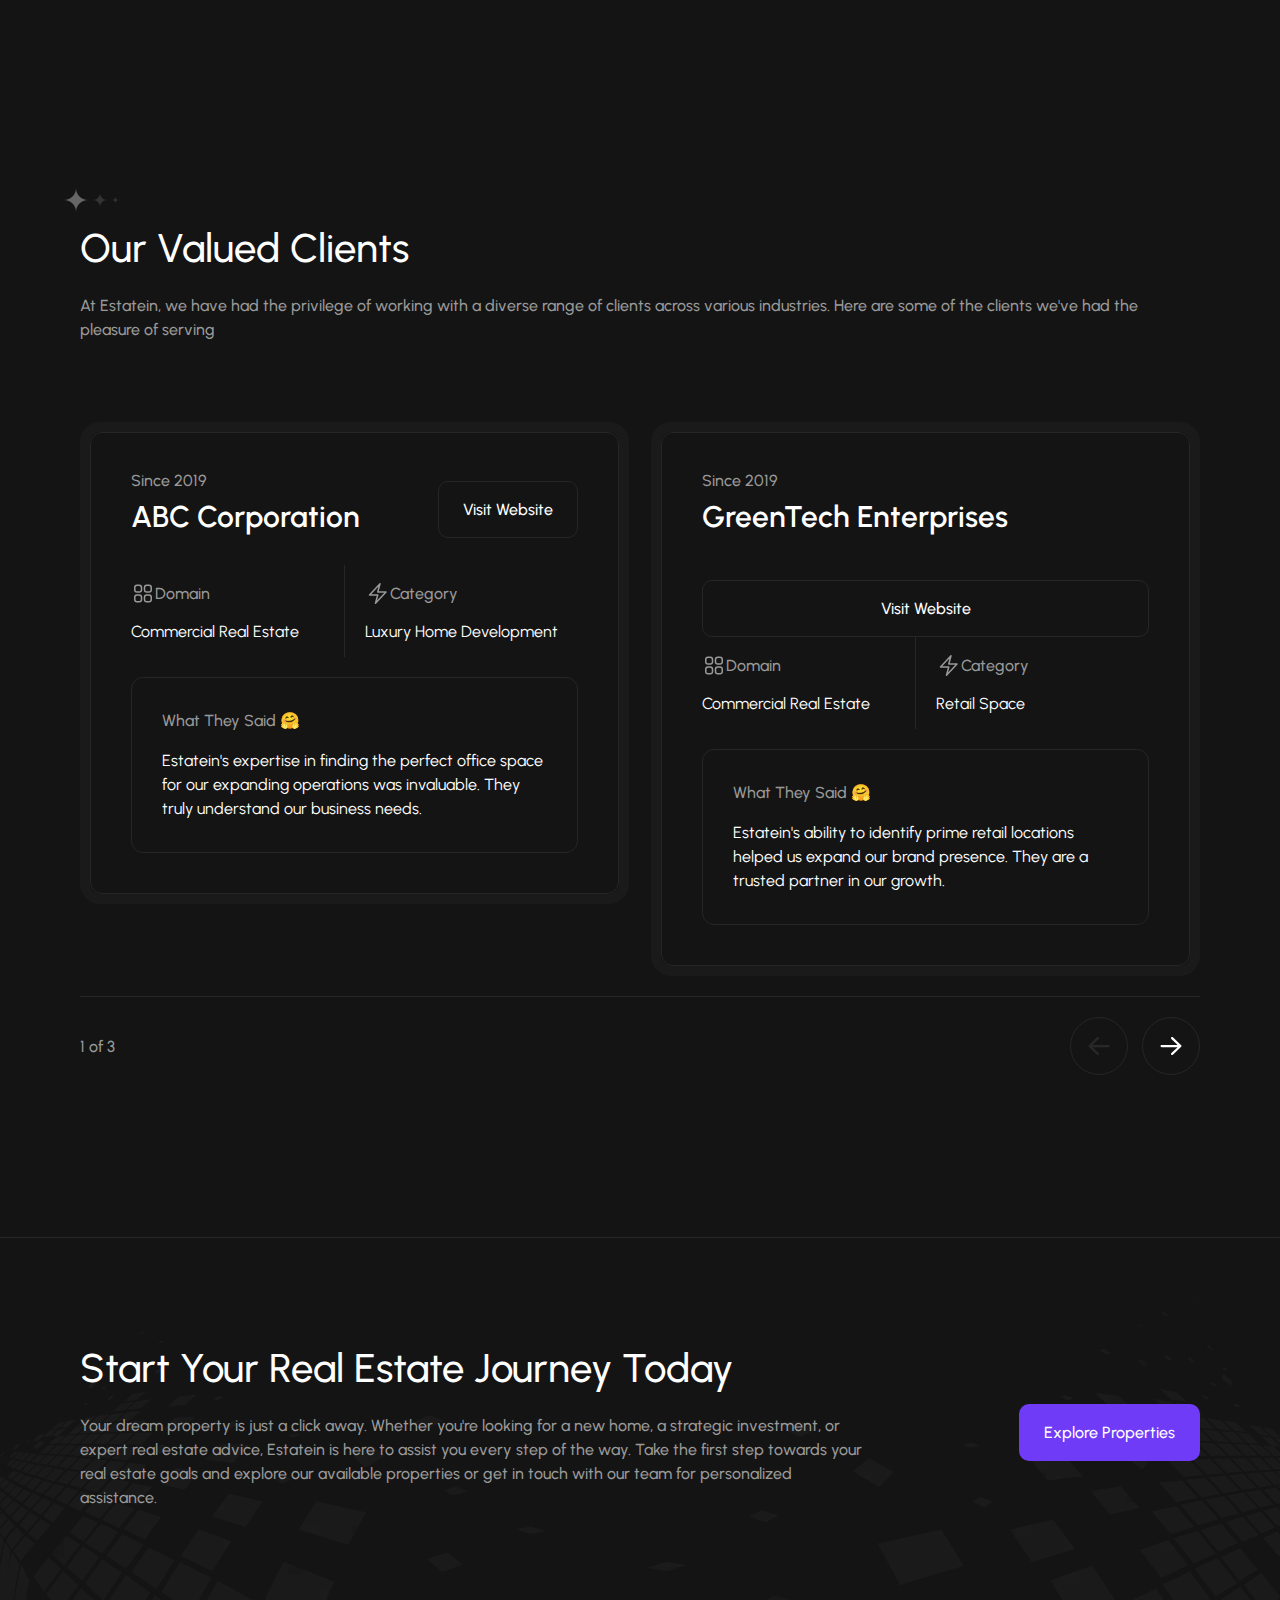
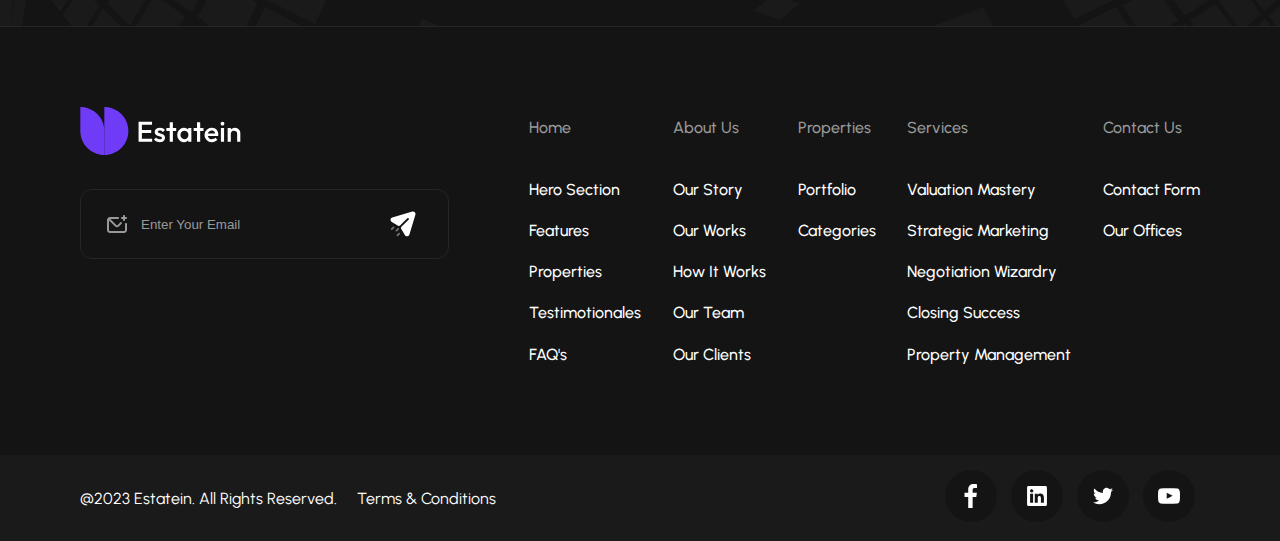
<file: about.html>
<!DOCTYPE html>
<html lang="en">
    <head>
    <meta charset="UTF-8">
    <meta http-equiv="X-UA-Compatible" content="IE=edge">
    <meta name="viewport" content="width=device-width, initial-scale=1.0">
    <link rel="stylesheet" href="./css/style.min.css?_v=20240215234832">
    <link rel="shortcut icon" href="img/icons/Symbol.svg" type="image/x-icon">
    <title>About Us</title>
    <script src="https://code.jquery.com/jquery-3.7.1.js?_v=20240215234832" integrity="sha256-eKhayi8LEQwp4NKxN+CfCh+3qOVUtJn3QNZ0TciWLP4=" crossorigin="anonymous"></script>
</head>
    <body>
        <section class="push-message" open="false">
    <div class="container">
        <div class="push-message__content">
            <p class="push-message__parag">✨Discover Your Dream Property with Estatein <a class="inline-link" href="">Learn More</a></p>
            <button class="push-message__closeBtn"></button>
        </div>
    </div>
</section>
        <header class="header" id="header">
    <div class="container">
        <div class="header__content">
            <a href="./index.html"><img class="header__logo" src="img/icons/Logo-desktop.svg" alt="logo"></a>
            <nav class="nav">
                <li><a class="nav__li" href="./index.html">Home</a></li>
                <li><a class="nav__li" href="./about.html">About Us</a></li>
                <li><a class="nav__li" href="./propreties.html">Properties</a></li>
                <li><a class="nav__li" href="./services.html">Services</a></li>
            </nav>
            <a class="header__contact-us" href="./contact.html">Contact Us</a>
            <button class="header__mob-menu-btn"></button>
        </div>
    </div>
    <div class="header__mob-menu">
        <nav class="mob-nav header__mob-nav">
            <li><a class="mob-nav__li" href="./index.html">Home</a></li>
            <li><a class="mob-nav__li" href="./about.html">About Us</a></li>
            <li><a class="mob-nav__li" href="./propreties.html">Properties</a></li>
            <li><a class="mob-nav__li" href="./services.html">Services</a></li>
            <li><a class="mob-nav__li" href="./contact.html">Contact Us</a></li>
        </nav>
    </div>
</header>
        <main>
            <section class="reg-section journey">
                <div class="container">
                    <div class="journey__content">
                        <div class="journey__text-content">
                            <h2 class="title reg-section__title journey__title">Our Journey</h2>
                            <p class="parag journey__parag">Our story is one of continuous growth and evolution. We started as a small team with big dreams, determined to create a real estate platform that transcended the ordinary. Over the years, we've expanded our reach, forged valuable partnerships, and gained the trust of countless clients.</p>
                            <div class="small-cards journey__small-cards">
                                <div class="small-cards__card">
                                    <p class="small-cards__number">200+</p>
                                    <p class="parag">Happy Customers</p>
                                </div>
                                <div class="small-cards__card">
                                    <p class="small-cards__number">10k+</p>
                                    <p class="parag">Properties For Clients</p>
                                </div>
                                <div class="small-cards__card">
                                    <p class="small-cards__number">16+</p>
                                    <p class="parag">Years of Experience</p>
                                </div>
                            </div>
                        </div>
                        <div class="journey__img"><picture><source srcset="../img/backgrouds/bg-about-hero.webp" type="image/webp"><img class="journey__png" src="../img/backgrouds/bg-about-hero.png" alt=""></picture></div>
                    </div>
                </div>
            </section>
            <section class="reg-section values">
                <div class="container">
                    <div class="values__text-content">
                        <h2 class="title reg-section__title values__title">Our Values</h2>
                        <p class="parag values__parag">Our story is one of continuous growth and evolution. We started as a small team with big dreams, determined to create a real estate platform that transcended the ordinary.</p>
                    </div>
                    <div class="wrapper-for-border values__cards-wrapper">
                        <div class="values__cards">
                            <div class="values__card">
                                <p class="values__card-title"><img class="values__card-img" src="img/icons/Icon-values-1.svg" alt=""> Trust</p>
                                <p class="parag values__card-parag">Trust is the cornerstone of every successful real estate transaction.</p>
                            </div>
                            <div class="values__card">
                                <p class="values__card-title"><img class="values__card-img" src="img/icons/Icon-values-2.svg" alt=""> Excellence</p>
                                <p class="parag values__card-parag">We set the bar high for ourselves. From the properties we list to the services we provide.</p>
                            </div>
                            <div class="values__card">
                                <p class="values__card-title"><img class="values__card-img" src="img/icons/Icon-values-3.svg" alt=""> Client-Centric</p>
                                <p class="parag values__card-parag">Your dreams and needs are at the center of our universe. We listen, understand.</p>
                            </div>
                            <div class="values__card">
                                <p class="values__card-title"><img class="values__card-img" src="img/icons/Icon-values-1.svg" alt=""> Our Commitment</p>
                                <p class="parag values__card-parag">We are dedicated to providing you with the highest level of service, professionalism, and support.</p>
                            </div>
                        </div>
                    </div>
                </div>
            </section>
            <section class="reg-section achievements">
                <div class="container">
                    <h2 class="title reg-section__title achievements__title">Our Achievements</h2>
                    <p class="parag achievements__parag">Our story is one of continuous growth and evolution. We started as a small team with big dreams, determined to create a real estate platform that transcended the ordinary.</p>
                    <div class="achievements__cards">
                        <div class="wrapper-for-border">
                            <div class="achievements__card">
                                <p class="achievements__card-title">3+ Years of Excellence</p>
                                <p class="parag">With over 3 years in the industry, we've amassed a wealth of knowledge and experience, becoming a go-to resource for all things real estate.</p>
                            </div>
                        </div>
                        <div class="wrapper-for-border">
                            <div class="achievements__card">
                                <p class="achievements__card-title">Happy Clients</p>
                                <p class="parag">Our greatest achievement is the satisfaction of our clients. Their success stories fuel our passion for what we do.</p>
                            </div>
                        </div>
                        <div class="wrapper-for-border">
                            <div class="achievements__card">
                                <p class="achievements__card-title">Industry Recognition</p>
                                <p class="parag">We've earned the respect of our peers and industry leaders, with accolades and awards that reflect our commitment to excellence.</p>
                            </div>
                        </div>
                    </div>
                </div>
            </section>
            <section class="reg-section steps">
                <div class="container">
                    <h2 class="title reg-section__title steps__title">Navigating the Estatein Experience</h2>
                    <p class="parag steps__parag">At Estatein, we've designed a straightforward process to help you find and purchase your dream property with ease. Here's a step-by-step guide to how it all works.</p>
                    <div class="steps__cards">
                        <div class="steps__card">
                            <p class="steps__card-head">Step 01</p>
                            <div class="steps__card-body">
                                <p class="steps__card-title">Discover a World of Possibilities</p>
                                <p class="parag steps__card-parag">Your journey begins with exploring our carefully curated property listings. Use our intuitive search tools to filter properties based on your preferences, including location, type, size, and budget.</p>
                            </div>
                        </div>
                        <div class="steps__card">
                            <p class="steps__card-head">Step 02</p>
                            <div class="steps__card-body">
                                <p class="steps__card-title">Discover a World of Possibilities</p>
                                <p class="parag steps__card-parag">Your journey begins with exploring our carefully curated property listings. Use our intuitive search tools to filter properties based on your preferences, including location, type, size, and budget.</p>
                            </div>
                        </div>
                        <div class="steps__card">
                            <p class="steps__card-head">Step 03</p>
                            <div class="steps__card-body">
                                <p class="steps__card-title">Discover a World of Possibilities</p>
                                <p class="parag steps__card-parag">Your journey begins with exploring our carefully curated property listings. Use our intuitive search tools to filter properties based on your preferences, including location, type, size, and budget.</p>
                            </div>
                        </div>
                        <div class="steps__card">
                            <p class="steps__card-head">Step 04</p>
                            <div class="steps__card-body">
                                <p class="steps__card-title">Discover a World of Possibilities</p>
                                <p class="parag steps__card-parag">Your journey begins with exploring our carefully curated property listings. Use our intuitive search tools to filter properties based on your preferences, including location, type, size, and budget.</p>
                            </div>
                        </div>
                        <div class="steps__card">
                            <p class="steps__card-head">Step 05</p>
                            <div class="steps__card-body">
                                <p class="steps__card-title">Discover a World of Possibilities</p>
                                <p class="parag steps__card-parag">Your journey begins with exploring our carefully curated property listings. Use our intuitive search tools to filter properties based on your preferences, including location, type, size, and budget.</p>
                            </div>
                        </div>
                        <div class="steps__card">
                            <p class="steps__card-head">Step 06</p>
                            <div class="steps__card-body">
                                <p class="steps__card-title">Discover a World of Possibilities</p>
                                <p class="parag steps__card-parag">Your journey begins with exploring our carefully curated property listings. Use our intuitive search tools to filter properties based on your preferences, including location, type, size, and budget.</p>
                            </div>
                        </div>
                    </div>
                </div>
            </section>
            <section class="reg-section team">
                <div class="container">
                    <h2 class="title reg-section__title team__title">Meet the Estatein Team</h2>
                    <p class="parag team__parag">At Estatein, our success is driven by the dedication and expertise of our team. Get to know the people behind our mission to make your real estate dreams a reality.</p>
                    <div class="team__cards">
                        <div class="team__card">
                            <div class="team__card-img-block">
                                <picture><source srcset="img/team/team-member-1.webp" type="image/webp"><img class="team__card-img" src="img/team/team-member-1.png" alt=""></picture>
                                <button class="team__card-twtr-btn"></button>
                            </div>
                            <p class="team__card-name">Max Mitchell</p>
                            <p class="parag team__card-pos">Founder</p>
                            <div class="team__card-hello">
                                <p>Say Hallo 👋</p>
                                <button class="team__card-hello-btn"></button>
                            </div>
                        </div>
                        <div class="team__card">
                            <div class="team__card-img-block">
                                <picture><source srcset="img/team/team-member-2.webp" type="image/webp"><img class="team__card-img" src="img/team/team-member-2.png" alt=""></picture>
                                <button class="team__card-twtr-btn"></button>
                            </div>                            <p class="team__card-name">Sarah Johnson</p>
                            <p class="parag team__card-pos">Chief Real Estate Officer</p>
                            <div class="team__card-hello">
                                <p>Say Hallo 👋</p>
                                <button class="team__card-hello-btn"></button>
                            </div>
                        </div>
                        <div class="team__card">
                            <div class="team__card-img-block">
                                <picture><source srcset="img/team/team-member-3.webp" type="image/webp"><img class="team__card-img" src="img/team/team-member-3.png" alt=""></picture>
                                <button class="team__card-twtr-btn"></button>
                            </div>                            <p class="team__card-name">David Brown</p>
                            <p class="parag team__card-pos">Head of Property Management</p>
                            <div class="team__card-hello">
                                <p>Say Hallo 👋</p>
                                <button class="team__card-hello-btn"></button>
                            </div>
                        </div>
                        <div class="team__card">
                            <div class="team__card-img-block">
                                <picture><source srcset="img/team/team-member-4.webp" type="image/webp"><img class="team__card-img" src="img/team/team-member-4.png" alt=""></picture>
                                <button class="team__card-twtr-btn"></button>
                            </div>                            <p class="team__card-name">Michael Turner</p>
                            <p class="parag team__card-pos">Legal Counsel</p>
                            <div class="team__card-hello">
                                <p>Say Hallo 👋</p>
                                <button class="team__card-hello-btn"></button>
                            </div>
                        </div>
                    </div>
                </div>
            </section>
            <section class="reg-section clients">
                <div class="container">
                    <h2 class="title reg-section__title clients__title">Our Valued Clients</h2>
                    <p class="parag clients__parag">At Estatein, we have had the privilege of working with a diverse range of clients across various industries. Here are some of the clients we've had the pleasure of serving</p>
                    <div class="slider clients__slider" tabindex="-1">
                        <div class="slider__cards">
                            <div class="slider__card clients__card show show_1" position="after">
                                <div class="clients__card-content">
                                    <div class="clients__card-head">
                                        <div class="clients__card-title-block">
                                            <p class="parag">Since 2019</p>
                                            <p class="clients__card-title">ABC Corporation</p>
                                        </div>
                                        <a href="" class="button button_transparent clients__card-button">Visit Website</a>
                                    </div>
                                    <div class="clients__card-tags-block">
                                        <div class="clients__card-tags-left">
                                            <p class="parag"><img src="img/icons/grey-Icon-table.svg" alt="">Domain</p>
                                            <p>Commercial Real Estate</p>
                                        </div>
                                        <div class="clients__card-tags-right">
                                            <p class="parag"><img src="img/icons/grey-icon-lightning.svg" alt="">Category</p>
                                            <p>Luxury Home Development</p>
                                        </div>
                                    </div>
                                    <article class="clients__card-message">
                                        <p class="parag">What They Said 🤗</p>
                                        <p>Estatein's expertise in finding the perfect office space for our expanding operations was invaluable. They truly understand our business needs.</p>
                                    </article>
                               </div>
                            </div>
                            <div class="slider__card clients__card show show_2" position="after">
                                <div class="clients__card-content">
                                     <div class="clients__card-head">
                                         <div class="clients__card-title-block">
                                             <p class="parag">Since 2019</p>
                                             <p class="clients__card-title">GreenTech Enterprises</p>
                                         </div>
                                         <a href="" class="button button_transparent clients__card-button">Visit Website</a>
                                     </div>
                                     <div class="clients__card-tags-block">
                                         <div class="clients__card-tags-left">
                                             <p class="parag"><img src="img/icons/grey-Icon-table.svg" alt="">Domain</p>
                                             <p>Commercial Real Estate</p>
                                         </div>
                                         <div class="clients__card-tags-right">
                                             <p class="parag"><img src="img/icons/grey-icon-lightning.svg" alt="">Category</p>
                                             <p>Retail Space</p>
                                         </div>
                                     </div>
                                     <article class="clients__card-message">
                                         <p class="parag">What They Said 🤗</p>
                                         <p>Estatein's ability to identify prime retail locations helped us expand our brand presence. They are a trusted partner in our growth.</p>
                                     </article>
                                </div>
                             </div>
                            <div class="slider__card clients__card" position="after">
                                <div class="clients__card-content">
                                    <div class="clients__card-head">
                                        <div class="clients__card-title-block">
                                            <p class="parag">Since 2019</p>
                                            <p class="clients__card-title">ABC Corporation</p>
                                        </div>
                                        <a href="" class="button button_transparent clients__card-button">Visit Website</a>
                                    </div>
                                    <div class="clients__card-tags-block">
                                        <div class="clients__card-tags-left">
                                            <p class="parag"><img src="img/icons/grey-Icon-table.svg" alt="">Domain</p>
                                            <p>Commercial Real Estate</p>
                                        </div>
                                        <div class="clients__card-tags-right">
                                            <p class="parag"><img src="img/icons/grey-icon-lightning.svg" alt="">Category</p>
                                            <p>Luxury Home Development</p>
                                        </div>
                                    </div>
                                    <article class="clients__card-message">
                                        <p class="parag">What They Said 🤗</p>
                                        <p>Estatein's expertise in finding the perfect office space for our expanding operations was invaluable. They truly understand our business needs.</p>
                                    </article>
                               </div>
                            </div>
                            <div class="slider__card clients__card" position="after">
                                <div class="clients__card-content">
                                    <div class="clients__card-head">
                                        <div class="clients__card-title-block">
                                            <p class="parag">Since 2019</p>
                                            <p class="clients__card-title">ABC Corporation</p>
                                        </div>
                                        <a href="" class="button button_transparent clients__card-button">Visit Website</a>
                                    </div>
                                    <div class="clients__card-tags-block">
                                        <div class="clients__card-tags-left">
                                            <p class="parag"><img src="img/icons/grey-Icon-table.svg" alt="">Domain</p>
                                            <p>Commercial Real Estate</p>
                                        </div>
                                        <div class="clients__card-tags-right">
                                            <p class="parag"><img src="img/icons/grey-icon-lightning.svg" alt="">Category</p>
                                            <p>Luxury Home Development</p>
                                        </div>
                                    </div>
                                    <article class="clients__card-message">
                                        <p class="parag">What They Said 🤗</p>
                                        <p>Estatein's expertise in finding the perfect office space for our expanding operations was invaluable. They truly understand our business needs.</p>
                                    </article>
                               </div>
                            </div>
                        </div>
                        <div class="slider__nav">
                            <div class="slider-counter"><p class="parag"><span class="slider__current-page-number">1</span> of <span class="slider__total-pages-number"></span></p></div>
                            <div class="slider-buttons">
                                <button class="slider__prev-btn slider__nav-btn" disabled></button>
                                <button class="slider__next-btn slider__nav-btn"></button>
                            </div>
                        </div>
                    </div>
                </div>
            </section>
        </main>
        <footer class="footer">
    <section class="CTA footer__CTA">
        <div class="container">
            <div class="CTA__text-content">
                <h2 class="title CTA__title">Start Your Real Estate Journey Today</h2>
                <p class="parag CTA__parag">Your dream property is just a click away. Whether you're looking for a new home, a strategic investment, or expert real estate advice, Estatein is here to assist you every step of the way. Take the first step towards your real estate goals and explore our available properties or get in touch with our team for personalized assistance.</p>
            </div>
            <a href="" class="button button_filled CTA__button">Explore Properties</a>
        </div>
    </section>
    <section class="footer__links">
        <div class="container">
            <div class="footer__email-sub">
                <img src="img/icons/Logo-desktop.svg" alt="">
                <form action="" method="get">
                    <img src="img/icons/form-letter-icon.svg" alt="">
                    <input class="footer__input-email" type="email" placeholder="Enter Your Email" required>
                    <button class="footer__form-submit" type="submit"><img src="img/icons/form-plane-icon.svg" alt=""></button>
                </form>
            </div>
            <div class="footer__lists">
                <ul class="footer__list">
                    <li class="footer__list-item"><a href="">Home</a></li>
                    <li class="footer__list-item"><a href="">Hero Section</a></li>
                    <li class="footer__list-item"><a href="">Features</a></li>
                    <li class="footer__list-item"><a href="">Properties</a></li>
                    <li class="footer__list-item"><a href="">Testimotionales</a></li>
                    <li class="footer__list-item"><a href="">FAQ's</a></li>
                </ul>
                <ul class="footer__list">
                    <li class="footer__list-item"><a href="">About Us</a></li>
                    <li class="footer__list-item"><a href="">Our Story</a></li>
                    <li class="footer__list-item"><a href="">Our Works</a></li>
                    <li class="footer__list-item"><a href="">How It Works</a></li>
                    <li class="footer__list-item"><a href="">Our Team</a></li>
                    <li class="footer__list-item"><a href="">Our Clients</a></li>
                </ul>
                <ul class="footer__list">
                    <li class="footer__list-item"><a href="">Properties</a></li>
                    <li class="footer__list-item"><a href="">Portfolio</a></li>
                    <li class="footer__list-item"><a href="">Categories</a></li>
                </ul>
                <ul class="footer__list">
                    <li class="footer__list-item"><a href="">Services</a></li>
                    <li class="footer__list-item"><a href="">Valuation Mastery</a></li>
                    <li class="footer__list-item"><a href="">Strategic Marketing</a></li>
                    <li class="footer__list-item"><a href="">Negotiation Wizardry</a></li>
                    <li class="footer__list-item"><a href="">Closing Success</a></li>
                    <li class="footer__list-item"><a href="">Property Management</a></li>
                </ul>
                <ul class="footer__list">
                    <li class="footer__list-item"><a href="">Contact Us</a></li>
                    <li class="footer__list-item"><a href="">Contact Form</a></li>
                    <li class="footer__list-item"><a href="">Our Offices</a></li>
                </ul>
            </div>
        </div>
    </section>
    <section class="footer__bottom">
        <div class="container">
            <p class="footer__rights">@2023 Estatein. All Rights Reserved.</p>
            <a href="" class="footer__terms">Terms & Conditions</a>
            <div class="footer__social">
                <a href=""><img src="img/icons/facebook-social.svg" alt=""></a>
                <a href=""><img src="img/icons/linkedin-social.svg" alt=""></a>
                <a href=""><img src="img/icons/x-social.svg" alt=""></a>
                <a href=""><img src="img/icons/youtube-social.svg" alt=""></a>
            </div>
        </div>
    </section>
</footer>
        <script src="js/app.min.js?_v=20240215234832"></script>
    </body>
</html>
</file>
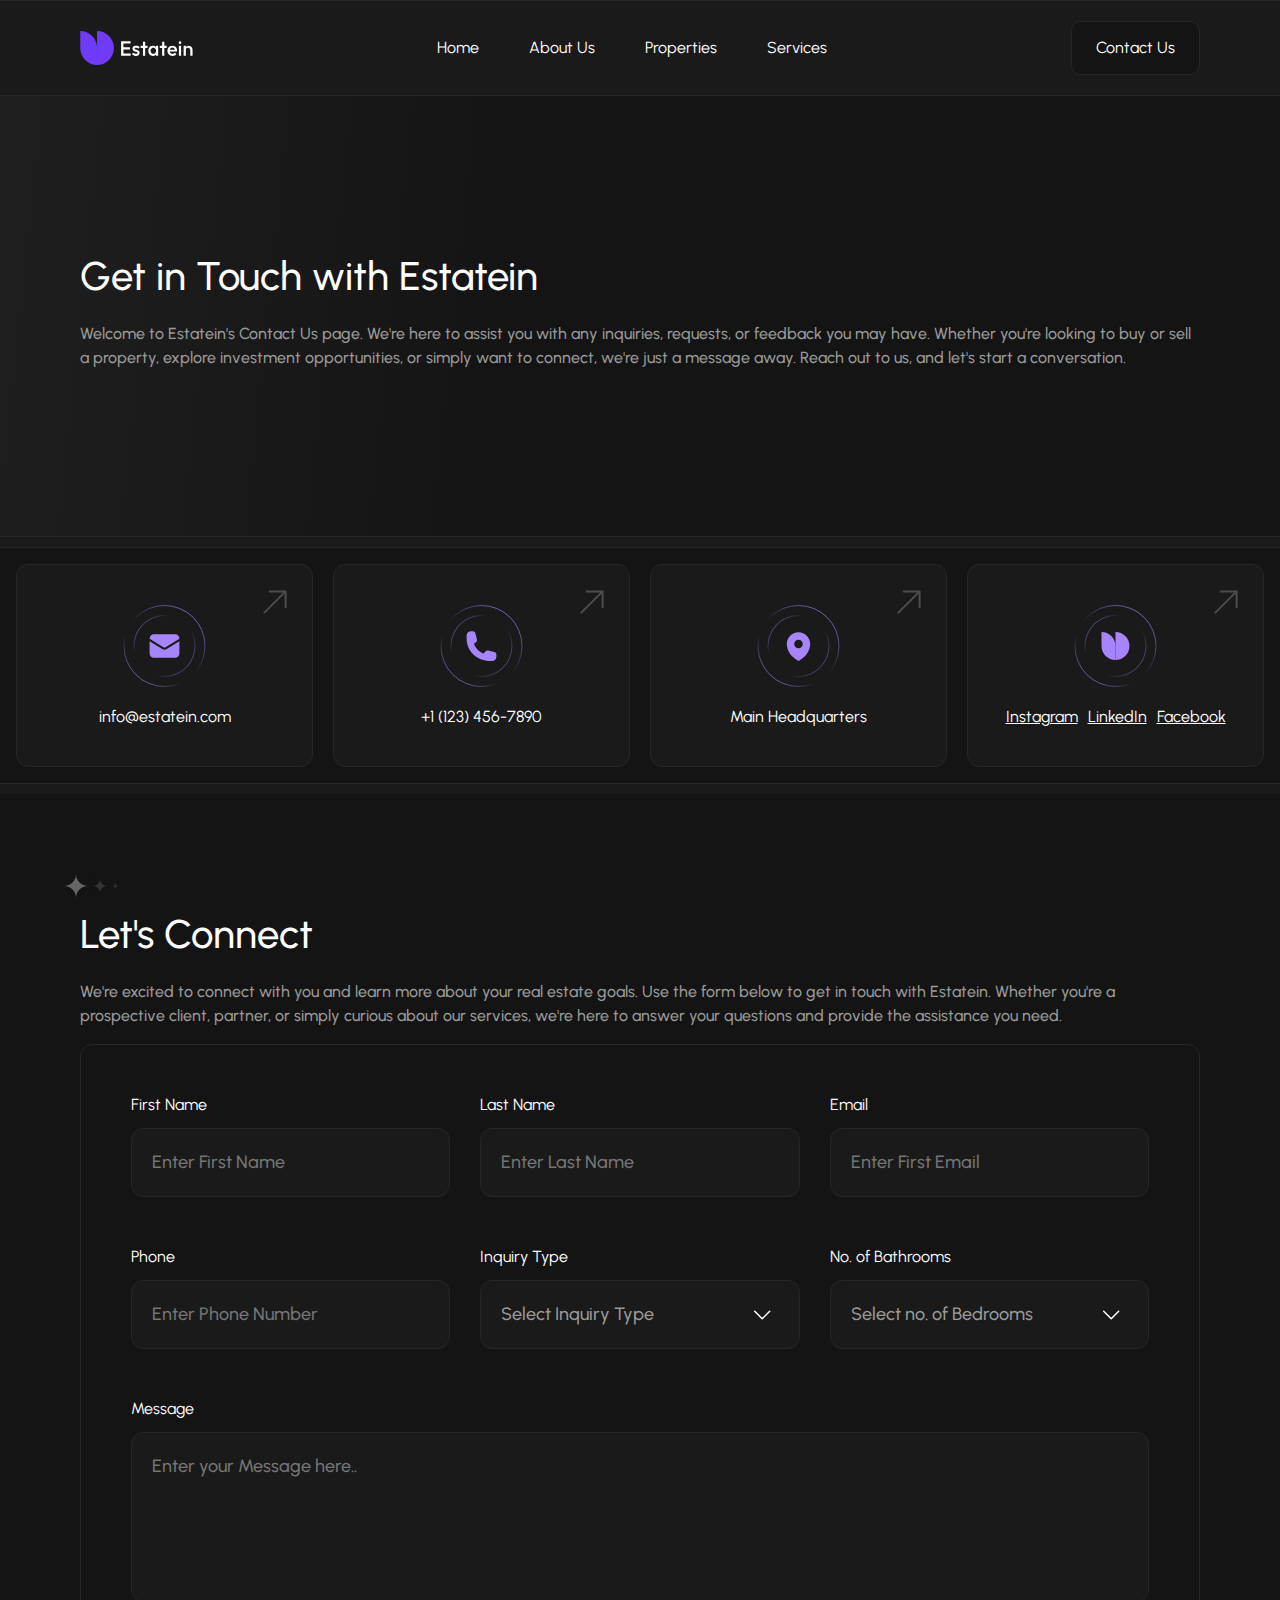
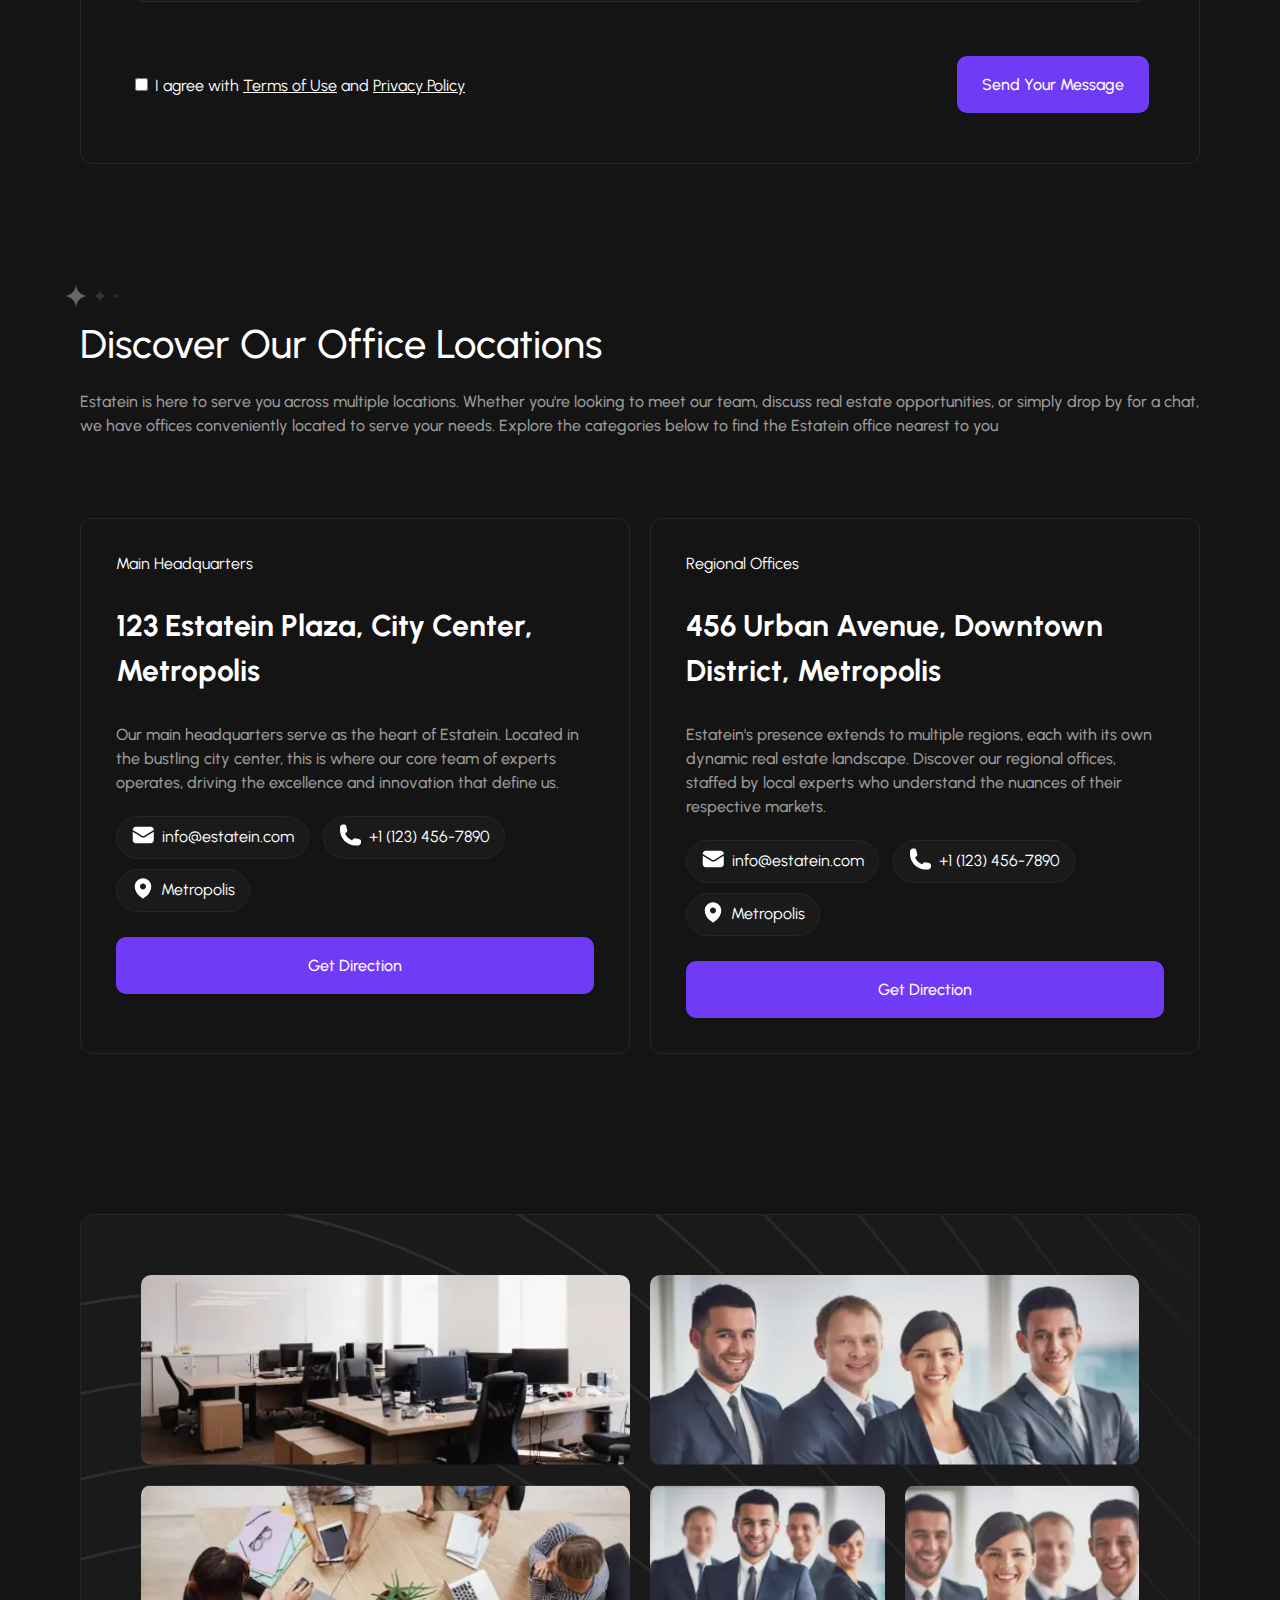
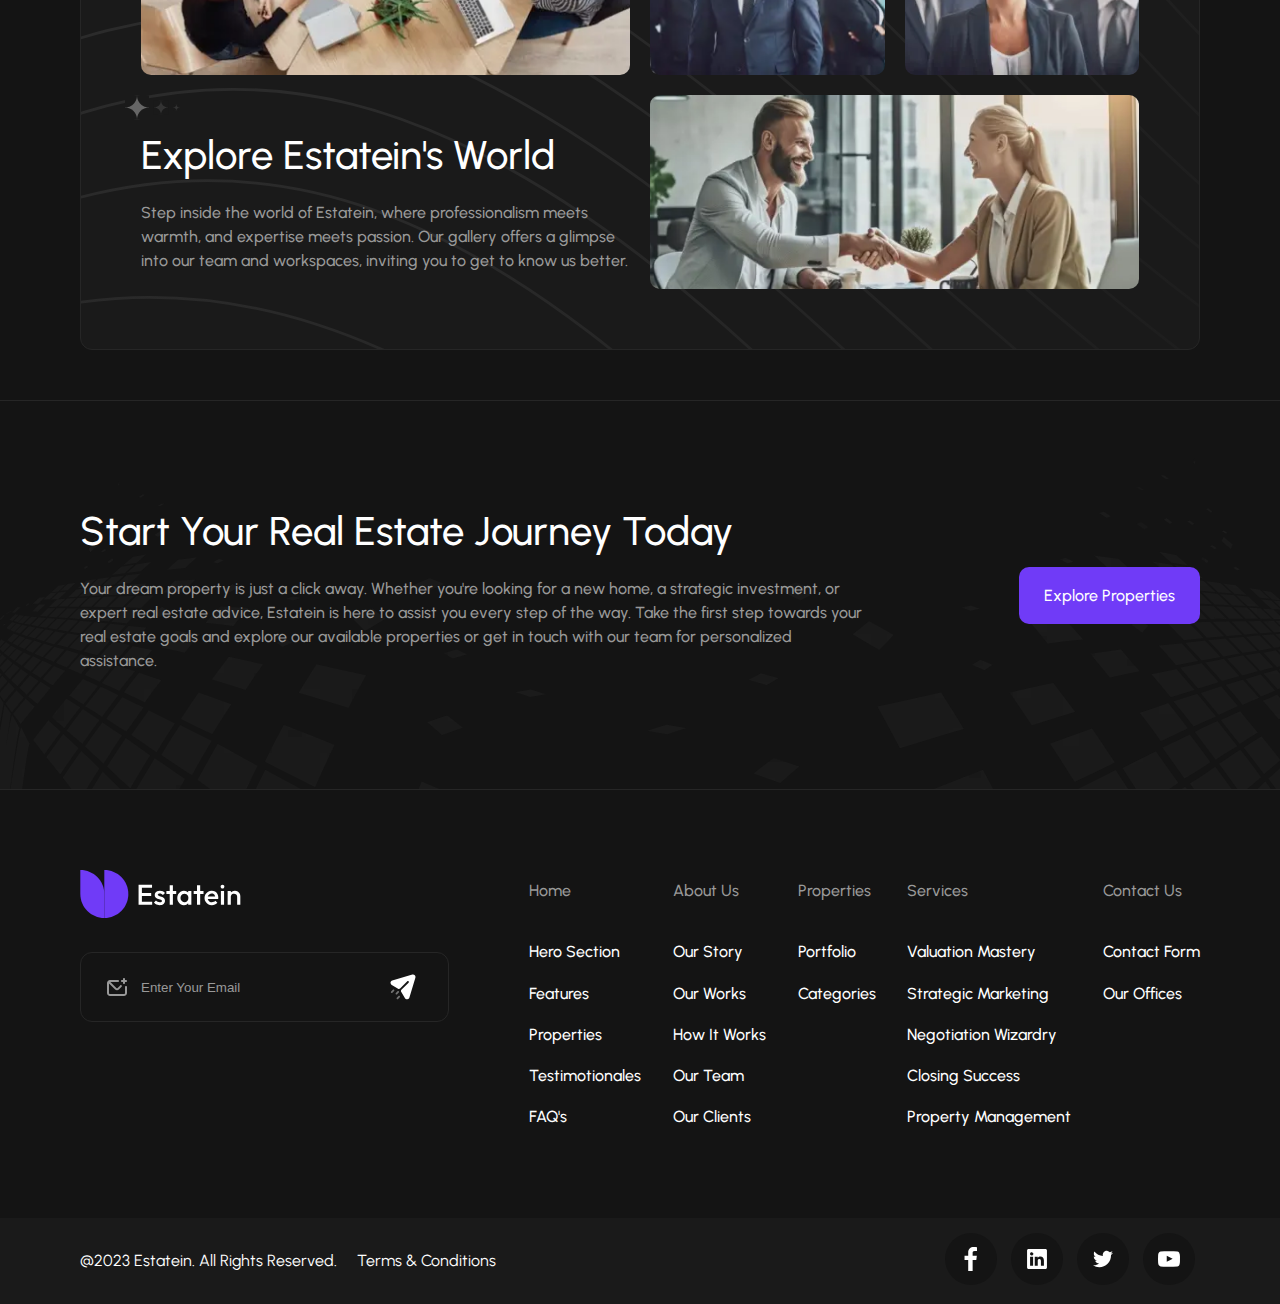
<file: contact.html>
<!DOCTYPE html>
<html lang="en">
    <head>
    <meta charset="UTF-8">
    <meta http-equiv="X-UA-Compatible" content="IE=edge">
    <meta name="viewport" content="width=device-width, initial-scale=1.0">
    <link rel="stylesheet" href="./css/style.min.css?_v=20240215234832">
    <link rel="shortcut icon" href="img/icons/Symbol.svg" type="image/x-icon">
    <title>Contact Us</title>
    <script src="https://code.jquery.com/jquery-3.7.1.js?_v=20240215234832" integrity="sha256-eKhayi8LEQwp4NKxN+CfCh+3qOVUtJn3QNZ0TciWLP4=" crossorigin="anonymous"></script>
</head>
    <body>
        <header class="header" id="header">
    <div class="container">
        <div class="header__content">
            <a href="./index.html"><img class="header__logo" src="img/icons/Logo-desktop.svg" alt="logo"></a>
            <nav class="nav">
                <li><a class="nav__li" href="./index.html">Home</a></li>
                <li><a class="nav__li" href="./about.html">About Us</a></li>
                <li><a class="nav__li" href="./propreties.html">Properties</a></li>
                <li><a class="nav__li" href="./services.html">Services</a></li>
            </nav>
            <a class="header__contact-us" href="./contact.html">Contact Us</a>
            <button class="header__mob-menu-btn"></button>
        </div>
    </div>
    <div class="header__mob-menu">
        <nav class="mob-nav header__mob-nav">
            <li><a class="mob-nav__li" href="./index.html">Home</a></li>
            <li><a class="mob-nav__li" href="./about.html">About Us</a></li>
            <li><a class="mob-nav__li" href="./propreties.html">Properties</a></li>
            <li><a class="mob-nav__li" href="./services.html">Services</a></li>
            <li><a class="mob-nav__li" href="./contact.html">Contact Us</a></li>
        </nav>
    </div>
</header>
        <main>
            <section class="reg-section contact-hero">
                <div class="container">
                    <div class="contact-hero__content">
                        <h2 class="title contact-hero__title">Get in Touch with Estatein</h2>
                        <p class="parag contact-hero__parag">Welcome to Estatein's Contact Us page. We're here to assist you with any inquiries, requests, or feedback you may have. Whether you're looking to buy or sell a property, explore investment opportunities, or simply want to connect, we're just a message away. Reach out to us, and let's start a conversation.</p>
                    </div>
                </div>
            </section>
            <section class="clues" id="clues">
                <div class="clues__cards">
                    <a href="mailto:info@estatein.com" class="clues__card">
                        <img class="clues__card-img" src="img/icons/Icon-Container-Mail.svg" alt="">
                        <p class="clues__card-text">info@estatein.com</p>
                        <img class="clues__card-arrow" src="img/icons/Icon-grey-arrow.svg" alt="">
                    </a>
                    <a href="tel: +1 (123) 456-7890" class="clues__card">
                        <img class="clues__card-img" src="img/icons/Icon-Container-Tel.svg" alt="">
                        <p class="clues__card-text">+1 (123) 456-7890</p>
                        <img class="clues__card-arrow" src="img/icons/Icon-grey-arrow.svg" alt="">
                    </a>
                    <a href="https://www.google.com/maps/place/Main+Headquarters/@41.0241941,-81.7299126,17z/data=!3m1!4b1!4m6!3m5!1s0x8830cd87c839256b:0x5fcdef2083cd7aae!8m2!3d41.0241941!4d-81.7299126!16s%2Fg%2F11tsvjhffq?entry=ttu" class="clues__card">
                        <img class="clues__card-img" src="img/icons/Icon-Container-location.svg" alt="">
                        <p class="clues__card-text">Main Headquarters</p>
                        <img class="clues__card-arrow" src="img/icons/Icon-grey-arrow.svg" alt="">
                    </a>
                    <div href="#clues" class="clues__card">
                        <img class="clues__card-img" src="img/icons/Icon-Container-logo-for-cards.svg" alt="">
                        <p class="clues__card-text"><a class="inline-link" href="https://www.instagram.com">Instagram</a><a class="inline-link" href="https://www.linkedin.com/">LinkedIn</a><a class="inline-link" href="https://www.facebook.com/">Facebook</a></p>
                        <img class="clues__card-arrow" src="img/icons/Icon-grey-arrow.svg" alt="">
                    </div>
                </div>
            </section>
            <section class="reg-section connect">
                <div class="container">
                    <h2 class="title reg-section__title connect__title">Let's Connect</h2>
                    <p class="parag connect__parag">We're excited to connect with you and learn more about your real estate goals. Use the form below to get in touch with Estatein. Whether you're a prospective client, partner, or simply curious about our services, we're here to answer your questions and provide the assistance you need.</p>
                    <form class="form connect__form" id="contact-form-2" action="" method="get">
                        <div class="form__row">
                            <div class="form__item">
                                <label for="contact-form-2__first-name">First Name</label>
                                <input class="input contact-form-2__input" type="text" id="contact-form-2__first-name" name="contact-form1__first-name" placeholder="Enter First Name" autocomplete="off">
                            </div>
                            <div class="form__item">
                                <label for="contact-form-2__last-name">Last Name</label>
                                <input class="input contact-form-2__input" type="text" id="contact-form-2__last-name" name="contact-form-2__last-name" placeholder="Enter Last Name" autocomplete="off">
                            </div>
                            <div class="form__item">
                                <label for="contact-form-2__name">Email</label>
                                <input class="input contact-form-2__input" type="email" id="contact-form-2__email" name="contact-form-2__email" placeholder="Enter First Email" autocomplete="off">
                            </div>
                        </div>
                        <div class="form__row">
                            <div class="form__item">
                                <label for="contact-form-2__phone">Phone</label>
                                <input class="input contact-form-2__input" type="tel" id="contact-form-2__phone" name="contact-form-2__phone" placeholder="Enter Phone Number" autocomplete="off">
                            </div>
                            <div class="form__item">
                                <label for="contact-form-2__type">Inquiry Type</label>
                                <select name="contact-form-2__type" id="contact-form-2__type">
                                    <option value="" selected style="display: none;">Select Inquiry Type</option>
                                    <option value="villa">Villa</option>
                                    <option value="apartment">Apartment</option>
                                    <option value="house">House</option>
                                </select>
                            </div>
                            <div class="form__item">
                                <label for="contact-form-2__bathrooms">No. of Bathrooms</label>
                                <select name="contact-form-2__bathrooms" id="contact-form-2__bathrooms">
                                    <option value="" selected style="display: none;">Select no. of Bedrooms</option>
                                    <option value="1">1</option>
                                    <option value="2">2</option>
                                    <option value="3">3</option>
                                    <option value="4">4</option>
                                </select>
                            </div>
                        </div>
                        <div class="form__row">
                            <div class="form__item">
                                <label for="contact-form-2__message">Message</label>
                                <textarea name="contact-form-2__message" id="contact-form-2__message" cols="30" rows="10" placeholder="Enter your Message here.." maxlength="250"></textarea>
                            </div>
                        </div>
                        <div class="form__footer">
                            <div class="form__argee-block">
                                <input type="checkbox" name="agree" class="form__argee" id="form__argee">
                                <label for="form__argee">I agree with <a href="" class="inline-link">Terms of Use</a> and <a href="" class="inline-link">Privacy Policy</a></label>
                            </div>
                            <button class="form__submit button button_filled">Send Your Message</button>
                        </div>
                    </form>
                </div>
            </section>
            <section class="reg-section office">
                <div class="container">
                    <h2 class="title reg-section__title office__title">Discover Our Office Locations</h2>
                    <p class="parag office__parag">Estatein is here to serve you across multiple locations. Whether you're looking to meet our team, discuss real estate opportunities, or simply drop by for a chat, we have offices conveniently located to serve your needs. Explore the categories below to find the Estatein office nearest to you</p>
                    <div class="office__cards">
                        <div class="office__card">
                            <span class="office__card-top-text">Main Headquarters</span>
                            <h3 class="office__card-title">123 Estatein Plaza, City Center, Metropolis</h3>
                            <p class="parag office__card-parag">Our main headquarters serve as the heart of Estatein. Located in the bustling city center, this is where our core team of experts operates, driving the excellence and innovation that define us.</p>
                            <div class="office__card-tags">
                                <a href="mailto:info@estatein.com" class="office__card-tag"><img src="img/icons/Icon-white-email.svg" alt="">info@estatein.com</a>
                                <a href="tel:+1 (123) 456-7890" class="office__card-tag"><img src="img/icons/Icon-white-phone.svg" alt="">+1 (123) 456-7890</a>
                                <a href="https://www.google.com/maps/place/Main+Headquarters/@41.0241941,-81.7299126,17z/data=!3m1!4b1!4m6!3m5!1s0x8830cd87c839256b:0x5fcdef2083cd7aae!8m2!3d41.0241941!4d-81.7299126!16s%2Fg%2F11tsvjhffq?entry=ttu" class="office__card-tag"><img src="img/icons/Icon-location-white.svg" alt="">Metropolis</a>
                            </div>
                            <button class="button button_filled office__button">Get Direction</button>
                        </div>
                        <div class="office__card">
                            <span class="office__card-top-text">Regional Offices</span>
                            <h3 class="office__card-title">456 Urban Avenue, Downtown District, Metropolis</h3>
                            <p class="parag office__card-parag">Estatein's presence extends to multiple regions, each with its own dynamic real estate landscape. Discover our regional offices, staffed by local experts who understand the nuances of their respective markets.</p>
                            <div class="office__card-tags">
                                <a href="mailto:info@estatein.com" class="office__card-tag"><img src="img/icons/Icon-white-email.svg" alt="">info@estatein.com</a>
                                <a href="tel:+1 (123) 456-7890" class="office__card-tag"><img src="img/icons/Icon-white-phone.svg" alt="">+1 (123) 456-7890</a>
                                <a href="https://www.google.com/maps/place/Main+Headquarters/@41.0241941,-81.7299126,17z/data=!3m1!4b1!4m6!3m5!1s0x8830cd87c839256b:0x5fcdef2083cd7aae!8m2!3d41.0241941!4d-81.7299126!16s%2Fg%2F11tsvjhffq?entry=ttu" class="office__card-tag"><img src="img/icons/Icon-location-white.svg" alt="">Metropolis</a>
                            </div>
                            <button class="button button_filled office__button">Get Direction</button>
                        </div>
                    </div>
                </div>
            </section>
            <section class="photos">
                <div class="container">
                    <div class="photos__wrapper">
                        <div class="photos__row" id="row_1">
                            <div class="photos__photo" id="photo_1"></div>
                            <div class="photos__photo" id="photo_2"></div>
                        </div>
                        <div class="photos__row" id="row_2">
                            <div class="photos__photo" id="photo_3"></div>
                            <div class="photos__photo" id="photo_4"></div>
                            <div class="photos__photo" id="photo_5"></div>
                        </div>
                        <div class="photos__row" id="row_3">
                            <div class="reg-section photos__text-block">
                                <h2 class="reg-section__title title">Explore Estatein's World</h2>
                                <p class="parag">Step inside the world of Estatein, where professionalism meets warmth, and expertise meets passion. Our gallery offers a glimpse into our team and workspaces, inviting you to get to know us better.</p>
                            </div>
                            <div class="photos__photo" id="photo_6"></div>
                        </div>
                    </div>
                </div>
            </section>
        </main>
        <footer class="footer">
    <section class="CTA footer__CTA">
        <div class="container">
            <div class="CTA__text-content">
                <h2 class="title CTA__title">Start Your Real Estate Journey Today</h2>
                <p class="parag CTA__parag">Your dream property is just a click away. Whether you're looking for a new home, a strategic investment, or expert real estate advice, Estatein is here to assist you every step of the way. Take the first step towards your real estate goals and explore our available properties or get in touch with our team for personalized assistance.</p>
            </div>
            <a href="" class="button button_filled CTA__button">Explore Properties</a>
        </div>
    </section>
    <section class="footer__links">
        <div class="container">
            <div class="footer__email-sub">
                <img src="img/icons/Logo-desktop.svg" alt="">
                <form action="" method="get">
                    <img src="img/icons/form-letter-icon.svg" alt="">
                    <input class="footer__input-email" type="email" placeholder="Enter Your Email" required>
                    <button class="footer__form-submit" type="submit"><img src="img/icons/form-plane-icon.svg" alt=""></button>
                </form>
            </div>
            <div class="footer__lists">
                <ul class="footer__list">
                    <li class="footer__list-item"><a href="">Home</a></li>
                    <li class="footer__list-item"><a href="">Hero Section</a></li>
                    <li class="footer__list-item"><a href="">Features</a></li>
                    <li class="footer__list-item"><a href="">Properties</a></li>
                    <li class="footer__list-item"><a href="">Testimotionales</a></li>
                    <li class="footer__list-item"><a href="">FAQ's</a></li>
                </ul>
                <ul class="footer__list">
                    <li class="footer__list-item"><a href="">About Us</a></li>
                    <li class="footer__list-item"><a href="">Our Story</a></li>
                    <li class="footer__list-item"><a href="">Our Works</a></li>
                    <li class="footer__list-item"><a href="">How It Works</a></li>
                    <li class="footer__list-item"><a href="">Our Team</a></li>
                    <li class="footer__list-item"><a href="">Our Clients</a></li>
                </ul>
                <ul class="footer__list">
                    <li class="footer__list-item"><a href="">Properties</a></li>
                    <li class="footer__list-item"><a href="">Portfolio</a></li>
                    <li class="footer__list-item"><a href="">Categories</a></li>
                </ul>
                <ul class="footer__list">
                    <li class="footer__list-item"><a href="">Services</a></li>
                    <li class="footer__list-item"><a href="">Valuation Mastery</a></li>
                    <li class="footer__list-item"><a href="">Strategic Marketing</a></li>
                    <li class="footer__list-item"><a href="">Negotiation Wizardry</a></li>
                    <li class="footer__list-item"><a href="">Closing Success</a></li>
                    <li class="footer__list-item"><a href="">Property Management</a></li>
                </ul>
                <ul class="footer__list">
                    <li class="footer__list-item"><a href="">Contact Us</a></li>
                    <li class="footer__list-item"><a href="">Contact Form</a></li>
                    <li class="footer__list-item"><a href="">Our Offices</a></li>
                </ul>
            </div>
        </div>
    </section>
    <section class="footer__bottom">
        <div class="container">
            <p class="footer__rights">@2023 Estatein. All Rights Reserved.</p>
            <a href="" class="footer__terms">Terms & Conditions</a>
            <div class="footer__social">
                <a href=""><img src="img/icons/facebook-social.svg" alt=""></a>
                <a href=""><img src="img/icons/linkedin-social.svg" alt=""></a>
                <a href=""><img src="img/icons/x-social.svg" alt=""></a>
                <a href=""><img src="img/icons/youtube-social.svg" alt=""></a>
            </div>
        </div>
    </section>
</footer>
        <script src="js/app.min.js?_v=20240215234832"></script>
    </body>
</html>
</file>
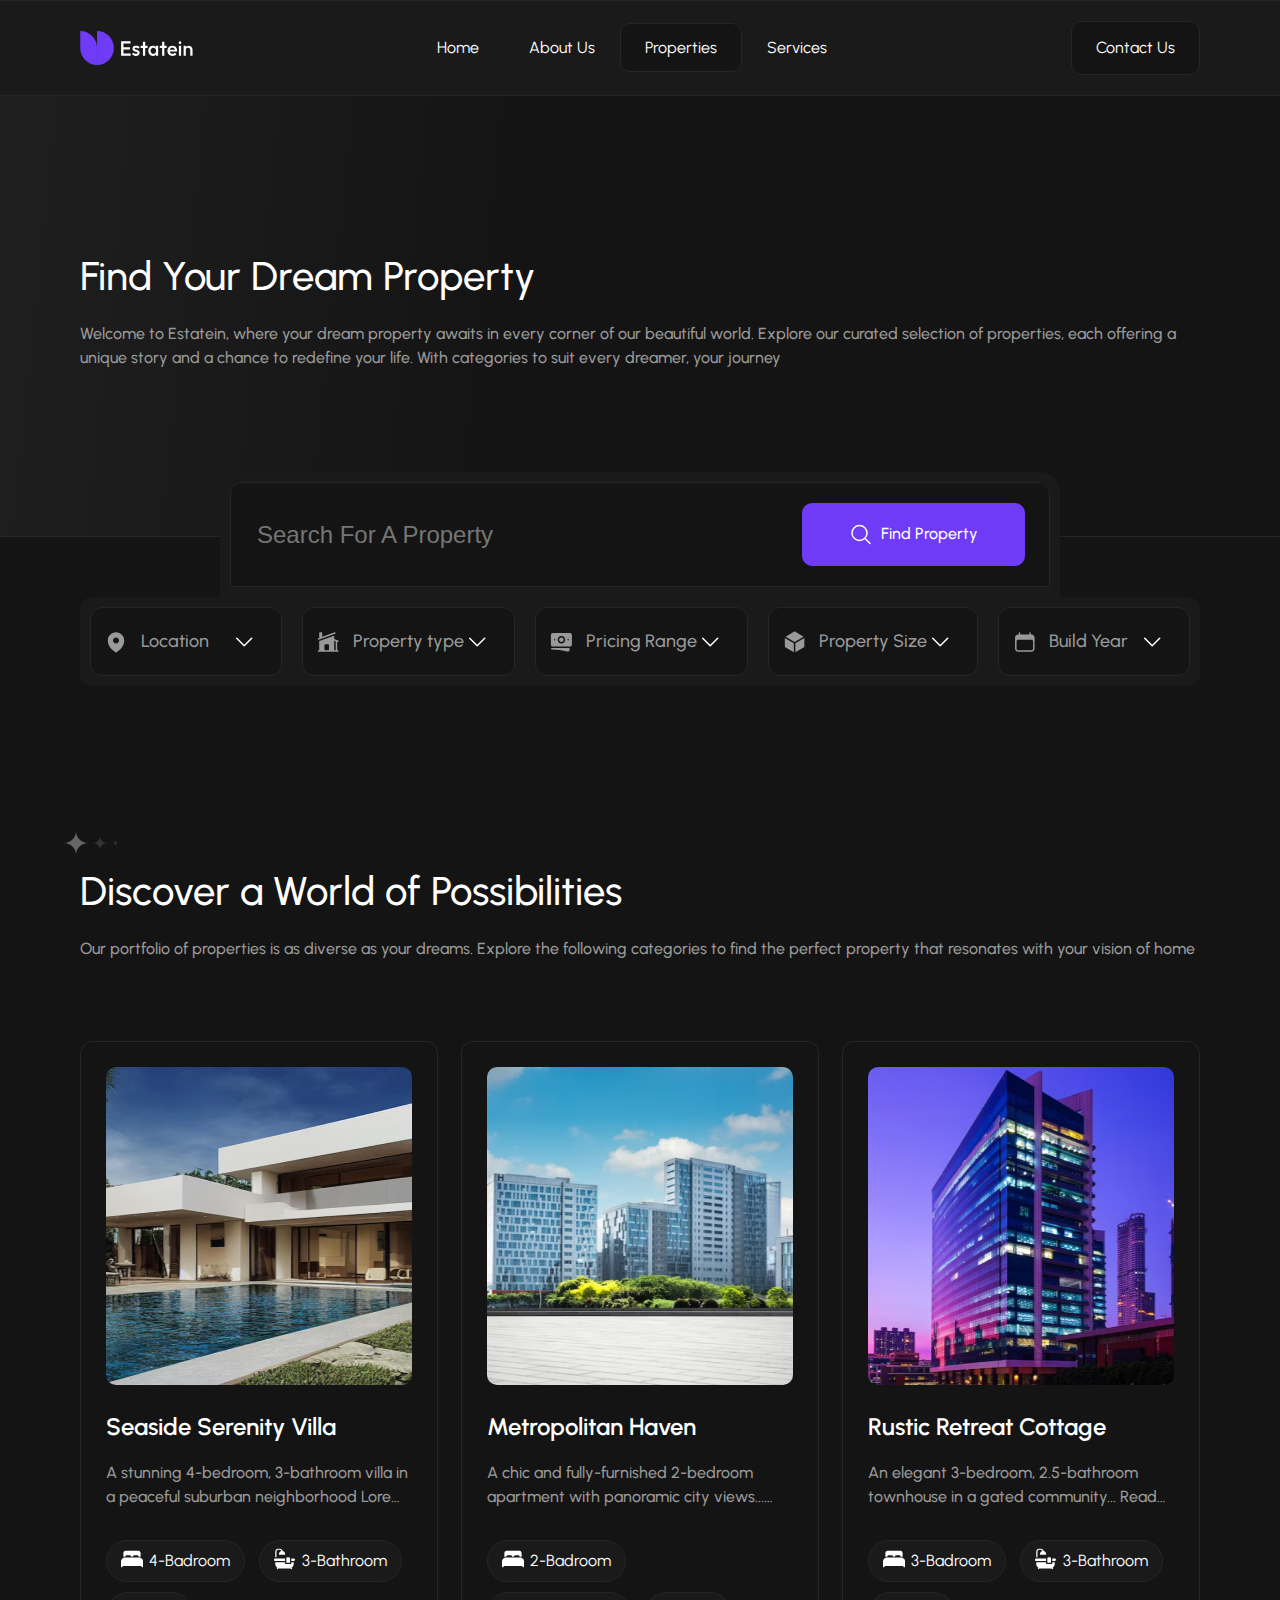
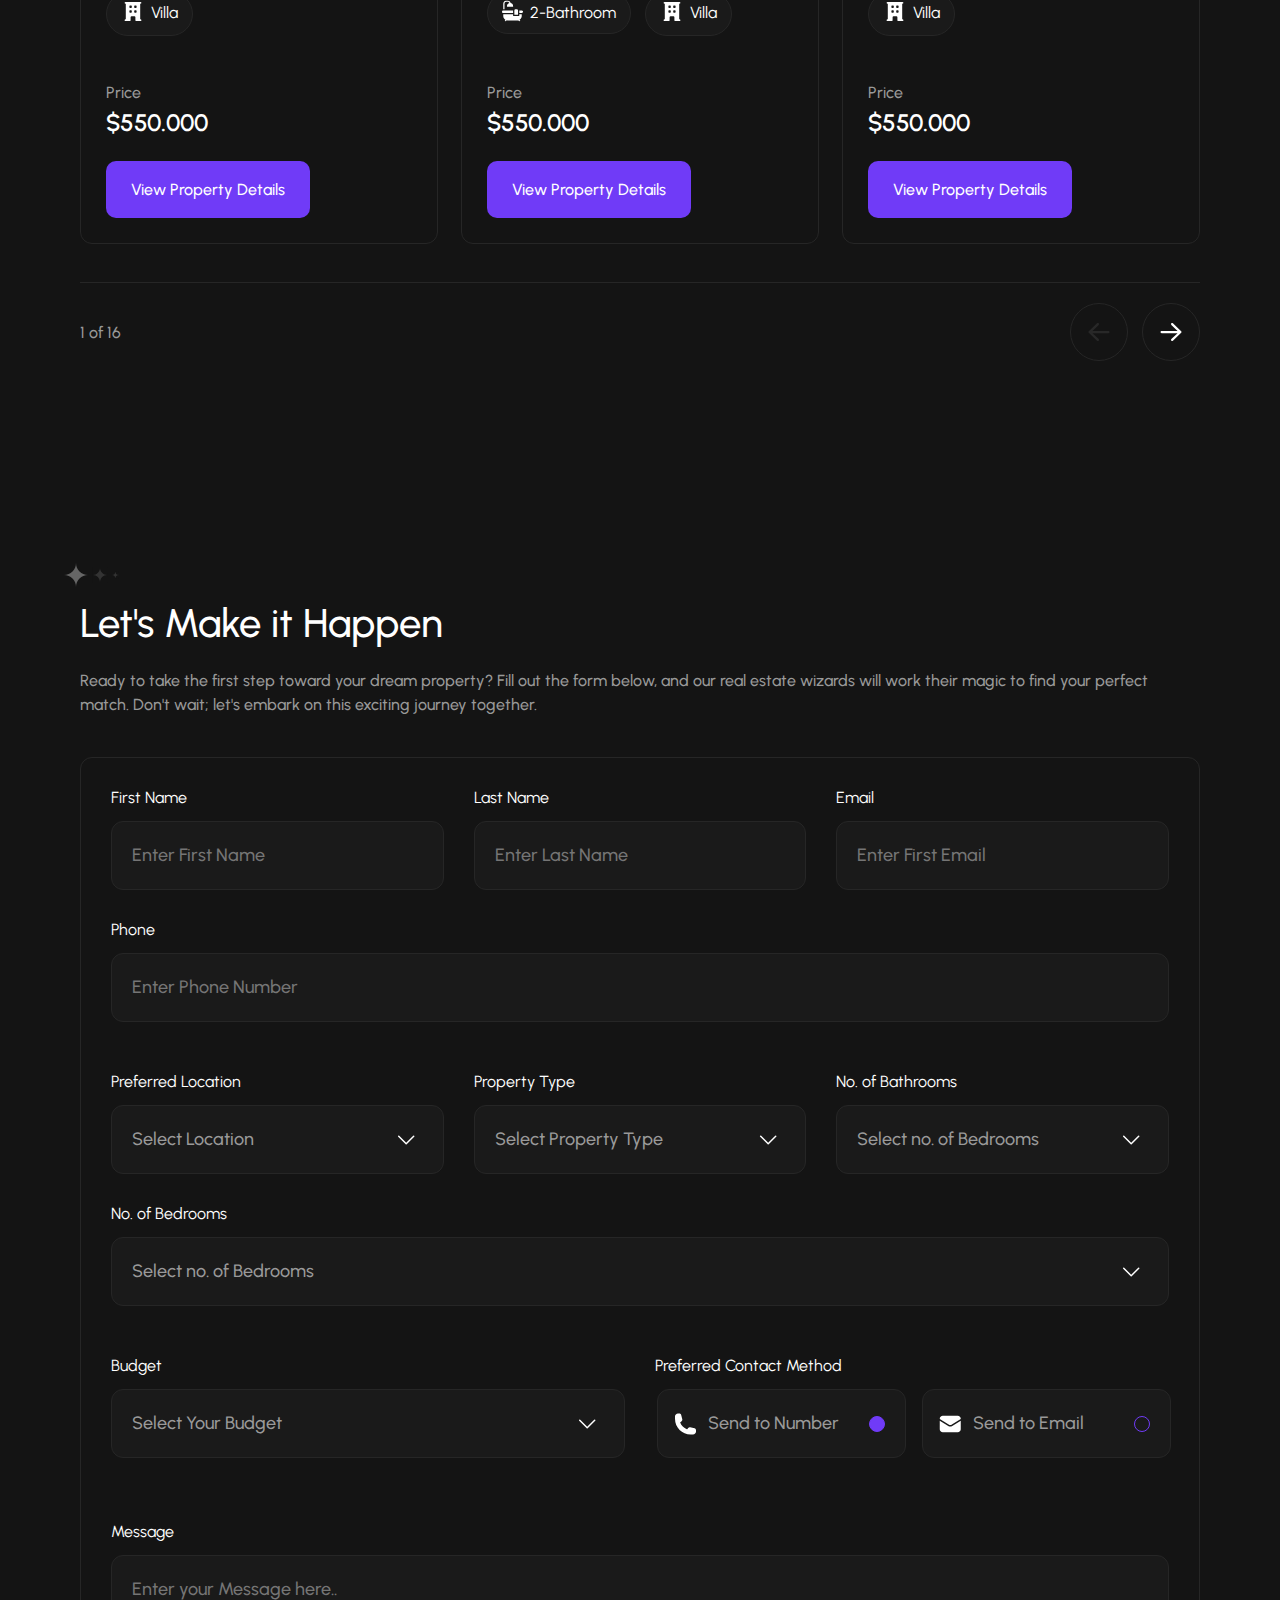
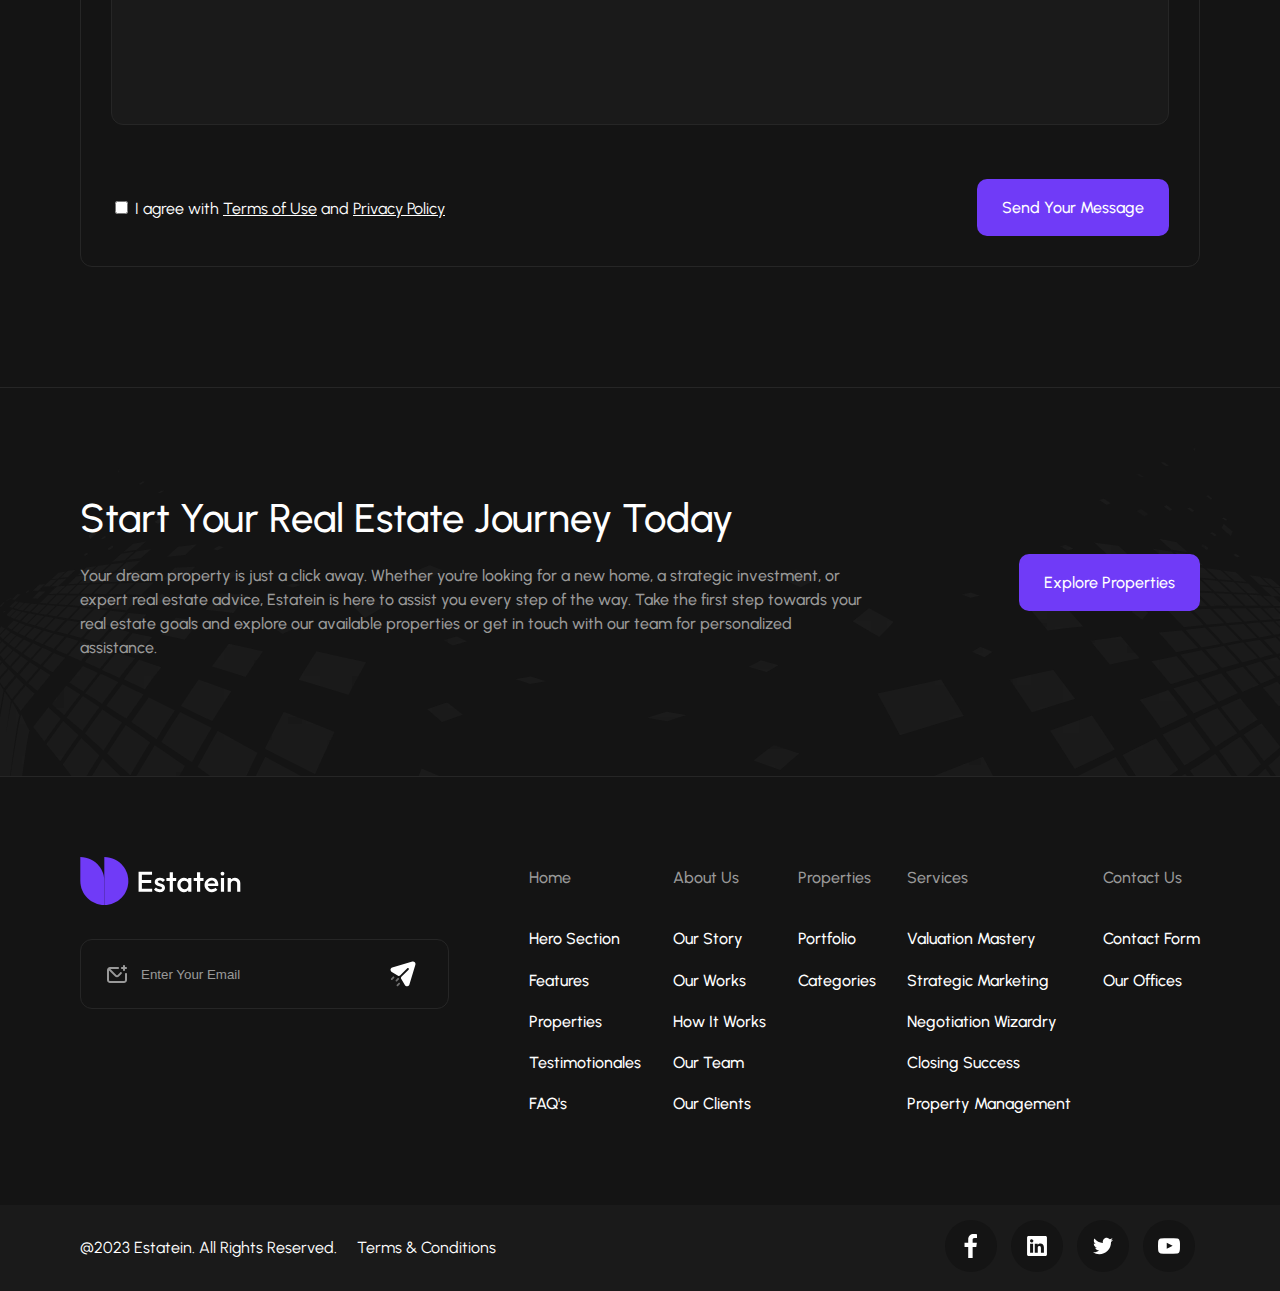
<file: propreties.html>
<!DOCTYPE html>
<html lang="en">
    <head>
    <meta charset="UTF-8">
    <meta http-equiv="X-UA-Compatible" content="IE=edge">
    <meta name="viewport" content="width=device-width, initial-scale=1.0">
    <link rel="stylesheet" href="./css/style.min.css?_v=20240215234832">
    <link rel="shortcut icon" href="img/icons/Symbol.svg" type="image/x-icon">
    <title>Properties</title>
    <script src="https://code.jquery.com/jquery-3.7.1.js?_v=20240215234832" integrity="sha256-eKhayi8LEQwp4NKxN+CfCh+3qOVUtJn3QNZ0TciWLP4=" crossorigin="anonymous"></script>
</head>
    <body>
        <header class="header" id="header">
    <div class="container">
        <div class="header__content">
            <a href="./index.html"><img class="header__logo" src="img/icons/Logo-desktop.svg" alt="logo"></a>
            <nav class="nav">
                <li><a class="nav__li" href="./index.html">Home</a></li>
                <li><a class="nav__li" href="./about.html">About Us</a></li>
                <li><a class="nav__li" href="./propreties.html">Properties</a></li>
                <li><a class="nav__li" href="./services.html">Services</a></li>
            </nav>
            <a class="header__contact-us" href="./contact.html">Contact Us</a>
            <button class="header__mob-menu-btn"></button>
        </div>
    </div>
    <div class="header__mob-menu">
        <nav class="mob-nav header__mob-nav">
            <li><a class="mob-nav__li" href="./index.html">Home</a></li>
            <li><a class="mob-nav__li" href="./about.html">About Us</a></li>
            <li><a class="mob-nav__li" href="./propreties.html">Properties</a></li>
            <li><a class="mob-nav__li" href="./services.html">Services</a></li>
            <li><a class="mob-nav__li" href="./contact.html">Contact Us</a></li>
        </nav>
    </div>
</header>
        <main>
            <section class="reg-section properties-hero">
                <div class="container">
                    <div class="properties-hero__content">
                        <h2 class="title properties-hero__title">Find Your Dream Property</h2>
                        <p class="parag properties-hero__parag">Welcome to Estatein, where your dream property awaits in every corner of our beautiful world. Explore our curated selection of properties, each offering a unique story and a chance to redefine your life. With categories to suit every dreamer, your journey </p>
                    </div>
                </div>
            </section>
            <section class="properties-search">
                <div class="container">
                    <form id="properties-search__form" class="search-form properties-search__form" action="" method="get">
                        <div class="wrapper-for-border">
                            <div class="search-form__text-input-block">
                                <input class="search-form__text-input" type="text" placeholder="Search For A Property" name="text" autocomplete="off">
                                <button type="submit" class="search-form__button button button_filled"><img src="img/icons/Icon-white-eyeglass.svg" alt=""><span>Find Property</span></button>
                            </div>
                        </div>
                        <div class="search-form__select-input-block">
                            <select name="location" id="location" form="properties-search__form">
                                <option value="" selected style="display: none;">Location</option>
                                <option value="europe">Europe</option>
                                <option value="asia">Asia</option>
                                <option value="africa">Africa</option>
                                <option value="australia">Australia</option>
                            </select>
                            <select name="type" id="type" form="properties-search__form">
                                <option value="" selected style="display: none;">Property type</option>
                                <option value="villa">Villa</option>
                                <option value="apartment">Apartment</option>
                                <option value="house">House</option>
                            </select>
                            <div name="range" id="range">
                                <p style="margin: 0;">Pricing Range</p>
                                <div class="search-form__range-block">
                                    <label for="pricing">Show prices up to:</label>
                                    <p class="parag" id="show-pricing-range">Select amount</p>
                                    <input type="range" min="60000" max="4000000" step="10000" name="pricing" id="pricing" class="search-form__range" value="4000000">
                                </div>
                            </div>
                            <select name="size" id="size" form="properties-search__form">
                                <option value="" selected style="display: none;">Property Size</option>
                                <option value="100">100 m<sup>2</sup></option>
                                <option value="120">120 m<sup>2</sup></option>
                                <option value="150">150 m<sup>2</sup></option>
                                <option value="200">200 m<sup>2</sup></option>
                            </select>
                            <select name="year" id="year" form="properties-search__form">
                                <option value="" selected style="display: none;">Build Year</option>
                                <option value="2015">2015</option>
                                <option value="2016">2016</option>
                                <option value="2017">2017</option>
                                <option value="2018">2018</option>
                                <option value="2019">2019</option>
                                <option value="2020">2020</option>
                                <option value="2021">2021</option>
                                <option value="2022">2022</option>
                                <option value="2023">2023</option>
                            </select>
                        </div>
                    </form>
                </div>
            </section>
            <section class="reg-section properties">
                <div class="container">
                    <h2 class="title properties__title reg-section__title">Discover a World of Possibilities</h2>
                    <p class="parag properties__parag">Our portfolio of properties is as diverse as your dreams. Explore the following categories to find the perfect property that resonates with your vision of home</p>
                    <div class="slider properties__slider" tabindex="-1">
                        <div class="slider__cards">
                            <div class="slider__card properties__card show show_1" data-location="california">
                                <div class="properties__card-img" style="background-image: url(img/properties-slider/properties-card-1.png);"></div>
                                <p class="properties__card-title">Seaside Serenity Villa</p>
                                <p class="parag properties__card-parag">
                                    A stunning 4-bedroom, 3-bathroom villa in a peaceful suburban neighborhood Lorem ipsum dolor sit amet consectetur adipisicing elit. Eveniet rerum, eos similique error quas adipisci.
                                </p>
                                <div class="properties__tags">
                                    <span class="properties__tag properties__tag_bed"><img src="img/icons/prop-cards/tag-icon-bad.svg" alt="">4-Badroom</span>
                                    <span class="properties__tag properties__tag_bath"><img src="img/icons/prop-cards/tag-icon-bath.svg" alt="">3-Bathroom</span>
                                    <span class="properties__tag properties__tag_villa"><img src="img/icons/prop-cards/tag-icon-villa.svg" alt="">Villa</span>
                                </div>
                                <div class="properties__card-footer">
                                    <div class="properties__card-price">
                                        <p class="parag">Price</p>
                                        <p class="properties__card-price-number">$550.000</p>
                                    </div>
                                    <a href="" class="button button_filled properties__card-button">View Property Details</a>
                                </div>
                            </div>
                            <div class="slider__card properties__card show show_2">
                                <div class="properties__card-img" style="background-image: url(img/properties-slider/properties-card-2.png);"></div>
                                <p class="properties__card-title">Metropolitan Haven</p>
                                <p class="parag properties__card-parag">
                                    A chic and fully-furnished 2-bedroom apartment with panoramic city views... Read More
                                </p>
                                <div class="properties__tags">
                                    <span class="properties__tag properties__tag_bed"><img src="img/icons/prop-cards/tag-icon-bad.svg" alt="">2-Badroom</span>
                                    <span class="properties__tag properties__tag_bath"><img src="img/icons/prop-cards/tag-icon-bath.svg" alt="">2-Bathroom</span>
                                    <span class="properties__tag properties__tag_villa"><img src="img/icons/prop-cards/tag-icon-villa.svg" alt="">Villa</span>
                                </div>
                                <div class="properties__card-footer">
                                    <div class="properties__card-price">
                                        <p class="parag">Price</p>
                                        <p class="properties__card-price-number">$550.000</p>
                                    </div>
                                    <a href="" class="button button_filled properties__card-button">View Property Details</a>
                                </div>
                            </div>
                            <div class="slider__card properties__card show show_3">
                                <div class="properties__card-img" style="background-image: url(img/properties-slider/properties-card-3.png);"></div>
                                 <p class="properties__card-title">Rustic Retreat Cottage</p>
                                <p class="parag properties__card-parag">
                                    An elegant 3-bedroom, 2.5-bathroom townhouse in a gated community... Read More
                                </p>
                                <div class="properties__tags">
                                    <span class="properties__tag properties__tag_bed"><img src="img/icons/prop-cards/tag-icon-bad.svg" alt="">3-Badroom</span>
                                    <span class="properties__tag properties__tag_bath"><img src="img/icons/prop-cards/tag-icon-bath.svg" alt="">3-Bathroom</span>
                                    <span class="properties__tag properties__tag_villa"><img src="img/icons/prop-cards/tag-icon-villa.svg" alt="">Villa</span>
                                </div>
                                <div class="properties__card-footer">
                                    <div class="properties__card-price">
                                        <p class="parag">Price</p>
                                        <p class="properties__card-price-number">$550.000</p>
                                    </div>
                                    <a href="" class="button button_filled properties__card-button">View Property Details</a>
                                </div>
                            </div>
                            <div class="slider__card properties__card" position="after">
                                <div class="properties__card-img" style="background-image: url(img/properties-slider/properties-card-1.png);"></div>
                                <p class="properties__card-title">Seaside Serenity Villa</p>
                                <p class="parag properties__card-parag">
                                    A stunning 4-bedroom, 3-bathroom villa in a peaceful suburban neighborhood Lorem ipsum dolor sit amet consectetur adipisicing elit. Eveniet rerum, eos similique error quas adipisci.
                                </p>
                                <div class="properties__tags">
                                    <span class="properties__tag properties__tag_bed"><img src="img/icons/prop-cards/tag-icon-bad.svg" alt="">4-Badroom</span>
                                    <span class="properties__tag properties__tag_bath"><img src="img/icons/prop-cards/tag-icon-bath.svg" alt="">3-Bathroom</span>
                                    <span class="properties__tag properties__tag_villa"><img src="img/icons/prop-cards/tag-icon-villa.svg" alt="">Villa</span>
                                </div>
                                <div class="properties__card-footer">
                                    <div class="properties__card-price">
                                        <p class="parag">Price</p>
                                        <p class="properties__card-price-number">$550.000</p>
                                    </div>
                                    <a href="" class="button button_filled properties__card-button">View Property Details</a>
                                </div>
                            </div>
                            <div class="slider__card properties__card" position="after">
                                <div class="properties__card-img" style="background-image: url(img/properties-slider/properties-card-2.png);"></div>
                                <p class="properties__card-title">Metropolitan Haven</p>
                                <p class="parag properties__card-parag">
                                    A chic and fully-furnished 2-bedroom apartment with panoramic city views... Read More
                                </p>
                                <div class="properties__tags">
                                    <span class="properties__tag properties__tag_bed"><img src="img/icons/prop-cards/tag-icon-bad.svg" alt="">2-Badroom</span>
                                    <span class="properties__tag properties__tag_bath"><img src="img/icons/prop-cards/tag-icon-bath.svg" alt="">2-Bathroom</span>
                                    <span class="properties__tag properties__tag_villa"><img src="img/icons/prop-cards/tag-icon-villa.svg" alt="">Villa</span>
                                </div>
                                <div class="properties__card-footer">
                                    <div class="properties__card-price">
                                        <p class="parag">Price</p>
                                        <p class="properties__card-price-number">$550.000</p>
                                    </div>
                                    <a href="" class="button button_filled properties__card-button">View Property Details</a>
                                </div>
                            </div>
                            <div class="slider__card properties__card" position="after">
                                <div class="properties__card-img" style="background-image: url(img/properties-slider/properties-card-3.png);"></div>
                                 <p class="properties__card-title">Rustic Retreat Cottage</p>
                                <p class="parag properties__card-parag">
                                    An elegant 3-bedroom, 2.5-bathroom townhouse in a gated community... Read More
                                </p>
                                <div class="properties__tags">
                                    <span class="properties__tag properties__tag_bed"><img src="img/icons/prop-cards/tag-icon-bad.svg" alt="">3-Badroom</span>
                                    <span class="properties__tag properties__tag_bath"><img src="img/icons/prop-cards/tag-icon-bath.svg" alt="">3-Bathroom</span>
                                    <span class="properties__tag properties__tag_villa"><img src="img/icons/prop-cards/tag-icon-villa.svg" alt="">Villa</span>
                                </div>
                                <div class="properties__card-footer">
                                    <div class="properties__card-price">
                                        <p class="parag">Price</p>
                                        <p class="properties__card-price-number">$550.000</p>
                                    </div>
                                    <a href="" class="button button_filled properties__card-button">View Property Details</a>
                                </div>
                            </div>
                            <div class="slider__card properties__card" position="after">
                                <div class="properties__card-img" style="background-image: url(img/properties-slider/properties-card-1.png);"></div>
                                <p class="properties__card-title">Seaside Serenity Villa</p>
                                <p class="parag properties__card-parag">
                                    A stunning 4-bedroom, 3-bathroom villa in a peaceful suburban neighborhood Lorem ipsum dolor sit amet consectetur adipisicing elit. Eveniet rerum, eos similique error quas adipisci.
                                </p>
                                <div class="properties__tags">
                                    <span class="properties__tag properties__tag_bed"><img src="img/icons/prop-cards/tag-icon-bad.svg" alt="">4-Badroom</span>
                                    <span class="properties__tag properties__tag_bath"><img src="img/icons/prop-cards/tag-icon-bath.svg" alt="">3-Bathroom</span>
                                    <span class="properties__tag properties__tag_villa"><img src="img/icons/prop-cards/tag-icon-villa.svg" alt="">Villa</span>
                                </div>
                                <div class="properties__card-footer">
                                    <div class="properties__card-price">
                                        <p class="parag">Price</p>
                                        <p class="properties__card-price-number">$550.000</p>
                                    </div>
                                    <a href="" class="button button_filled properties__card-button">View Property Details</a>
                                </div>
                            </div>
                            <div class="slider__card properties__card" position="after">
                                <div class="properties__card-img" style="background-image: url(img/properties-slider/properties-card-2.png);"></div>
                                <p class="properties__card-title">Metropolitan Haven</p>
                                <p class="parag properties__card-parag">
                                    A chic and fully-furnished 2-bedroom apartment with panoramic city views... Read More
                                </p>
                                <div class="properties__tags">
                                    <span class="properties__tag properties__tag_bed"><img src="img/icons/prop-cards/tag-icon-bad.svg" alt="">2-Badroom</span>
                                    <span class="properties__tag properties__tag_bath"><img src="img/icons/prop-cards/tag-icon-bath.svg" alt="">2-Bathroom</span>
                                    <span class="properties__tag properties__tag_villa"><img src="img/icons/prop-cards/tag-icon-villa.svg" alt="">Villa</span>
                                </div>
                                <div class="properties__card-footer">
                                    <div class="properties__card-price">
                                        <p class="parag">Price</p>
                                        <p class="properties__card-price-number">$550.000</p>
                                    </div>
                                    <a href="" class="button button_filled properties__card-button">View Property Details</a>
                                </div>
                            </div>
                            <div class="slider__card properties__card" position="after">
                                <div class="properties__card-img" style="background-image: url(img/properties-slider/properties-card-3.png);"></div>
                                 <p class="properties__card-title">Rustic Retreat Cottage</p>
                                <p class="parag properties__card-parag">
                                    An elegant 3-bedroom, 2.5-bathroom townhouse in a gated community... Read More
                                </p>
                                <div class="properties__tags">
                                    <span class="properties__tag properties__tag_bed"><img src="img/icons/prop-cards/tag-icon-bad.svg" alt="">3-Badroom</span>
                                    <span class="properties__tag properties__tag_bath"><img src="img/icons/prop-cards/tag-icon-bath.svg" alt="">3-Bathroom</span>
                                    <span class="properties__tag properties__tag_villa"><img src="img/icons/prop-cards/tag-icon-villa.svg" alt="">Villa</span>
                                </div>
                                <div class="properties__card-footer">
                                    <div class="properties__card-price">
                                        <p class="parag">Price</p>
                                        <p class="properties__card-price-number">$550.000</p>
                                    </div>
                                    <a href="" class="button button_filled properties__card-button">View Property Details</a>
                                </div>
                            </div>
                            <div class="slider__card properties__card" position="after">
                                <div class="properties__card-img" style="background-image: url(img/properties-slider/properties-card-1.png);"></div>
                                <p class="properties__card-title">Seaside Serenity Villa</p>
                                <p class="parag properties__card-parag">
                                    A stunning 4-bedroom, 3-bathroom villa in a peaceful suburban neighborhood Lorem ipsum dolor sit amet consectetur adipisicing elit. Eveniet rerum, eos similique error quas adipisci.
                                </p>
                                <div class="properties__tags">
                                    <span class="properties__tag properties__tag_bed"><img src="img/icons/prop-cards/tag-icon-bad.svg" alt="">4-Badroom</span>
                                    <span class="properties__tag properties__tag_bath"><img src="img/icons/prop-cards/tag-icon-bath.svg" alt="">3-Bathroom</span>
                                    <span class="properties__tag properties__tag_villa"><img src="img/icons/prop-cards/tag-icon-villa.svg" alt="">Villa</span>
                                </div>
                                <div class="properties__card-footer">
                                    <div class="properties__card-price">
                                        <p class="parag">Price</p>
                                        <p class="properties__card-price-number">$550.000</p>
                                    </div>
                                    <a href="" class="button button_filled properties__card-button">View Property Details</a>
                                </div>
                            </div>
                            <div class="slider__card properties__card" position="after">
                                <div class="properties__card-img" style="background-image: url(img/properties-slider/properties-card-2.png);"></div>
                                <p class="properties__card-title">Metropolitan Haven</p>
                                <p class="parag properties__card-parag">
                                    A chic and fully-furnished 2-bedroom apartment with panoramic city views... Read More
                                </p>
                                <div class="properties__tags">
                                    <span class="properties__tag properties__tag_bed"><img src="img/icons/prop-cards/tag-icon-bad.svg" alt="">2-Badroom</span>
                                    <span class="properties__tag properties__tag_bath"><img src="img/icons/prop-cards/tag-icon-bath.svg" alt="">2-Bathroom</span>
                                    <span class="properties__tag properties__tag_villa"><img src="img/icons/prop-cards/tag-icon-villa.svg" alt="">Villa</span>
                                </div>
                                <div class="properties__card-footer">
                                    <div class="properties__card-price">
                                        <p class="parag">Price</p>
                                        <p class="properties__card-price-number">$550.000</p>
                                    </div>
                                    <a href="" class="button button_filled properties__card-button">View Property Details</a>
                                </div>
                            </div>
                            <div class="slider__card properties__card" position="after">
                                <div class="properties__card-img" style="background-image: url(img/properties-slider/properties-card-3.png);"></div>
                                 <p class="properties__card-title">Rustic Retreat Cottage</p>
                                <p class="parag properties__card-parag">
                                    An elegant 3-bedroom, 2.5-bathroom townhouse in a gated community... Read More
                                </p>
                                <div class="properties__tags">
                                    <span class="properties__tag properties__tag_bed"><img src="img/icons/prop-cards/tag-icon-bad.svg" alt="">3-Badroom</span>
                                    <span class="properties__tag properties__tag_bath"><img src="img/icons/prop-cards/tag-icon-bath.svg" alt="">3-Bathroom</span>
                                    <span class="properties__tag properties__tag_villa"><img src="img/icons/prop-cards/tag-icon-villa.svg" alt="">Villa</span>
                                </div>
                                <div class="properties__card-footer">
                                    <div class="properties__card-price">
                                        <p class="parag">Price</p>
                                        <p class="properties__card-price-number">$550.000</p>
                                    </div>
                                    <a href="" class="button button_filled properties__card-button">View Property Details</a>
                                </div>
                            </div>
                            <div class="slider__card properties__card" position="after">
                                <div class="properties__card-img" style="background-image: url(img/properties-slider/properties-card-1.png);"></div>
                                <p class="properties__card-title">Seaside Serenity Villa</p>
                                <p class="parag properties__card-parag">
                                    A stunning 4-bedroom, 3-bathroom villa in a peaceful suburban neighborhood Lorem ipsum dolor sit amet consectetur adipisicing elit. Eveniet rerum, eos similique error quas adipisci.
                                </p>
                                <div class="properties__tags">
                                    <span class="properties__tag properties__tag_bed"><img src="img/icons/prop-cards/tag-icon-bad.svg" alt="">4-Badroom</span>
                                    <span class="properties__tag properties__tag_bath"><img src="img/icons/prop-cards/tag-icon-bath.svg" alt="">3-Bathroom</span>
                                    <span class="properties__tag properties__tag_villa"><img src="img/icons/prop-cards/tag-icon-villa.svg" alt="">Villa</span>
                                </div>
                                <div class="properties__card-footer">
                                    <div class="properties__card-price">
                                        <p class="parag">Price</p>
                                        <p class="properties__card-price-number">$550.000</p>
                                    </div>
                                    <a href="" class="button button_filled properties__card-button">View Property Details</a>
                                </div>
                            </div>
                            <div class="slider__card properties__card" position="after">
                                <div class="properties__card-img" style="background-image: url(img/properties-slider/properties-card-2.png);"></div>
                                <p class="properties__card-title">Metropolitan Haven</p>
                                <p class="parag properties__card-parag">
                                    A chic and fully-furnished 2-bedroom apartment with panoramic city views... Read More
                                </p>
                                <div class="properties__tags">
                                    <span class="properties__tag properties__tag_bed"><img src="img/icons/prop-cards/tag-icon-bad.svg" alt="">2-Badroom</span>
                                    <span class="properties__tag properties__tag_bath"><img src="img/icons/prop-cards/tag-icon-bath.svg" alt="">2-Bathroom</span>
                                    <span class="properties__tag properties__tag_villa"><img src="img/icons/prop-cards/tag-icon-villa.svg" alt="">Villa</span>
                                </div>
                                <div class="properties__card-footer">
                                    <div class="properties__card-price">
                                        <p class="parag">Price</p>
                                        <p class="properties__card-price-number">$550.000</p>
                                    </div>
                                    <a href="" class="button button_filled properties__card-button">View Property Details</a>
                                </div>
                            </div>
                            <div class="slider__card properties__card" position="after">
                                <div class="properties__card-img" style="background-image: url(img/properties-slider/properties-card-3.png);"></div>
                                 <p class="properties__card-title">Rustic Retreat Cottage</p>
                                <p class="parag properties__card-parag">
                                    An elegant 3-bedroom, 2.5-bathroom townhouse in a gated community... Read More
                                </p>
                                <div class="properties__tags">
                                    <span class="properties__tag properties__tag_bed"><img src="img/icons/prop-cards/tag-icon-bad.svg" alt="">3-Badroom</span>
                                    <span class="properties__tag properties__tag_bath"><img src="img/icons/prop-cards/tag-icon-bath.svg" alt="">3-Bathroom</span>
                                    <span class="properties__tag properties__tag_villa"><img src="img/icons/prop-cards/tag-icon-villa.svg" alt="">Villa</span>
                                </div>
                                <div class="properties__card-footer">
                                    <div class="properties__card-price">
                                        <p class="parag">Price</p>
                                        <p class="properties__card-price-number">$550.000</p>
                                    </div>
                                    <a href="" class="button button_filled properties__card-button">View Property Details</a>
                                </div>
                            </div>
                            <div class="slider__card properties__card" position="after">
                                <div class="properties__card-img" style="background-image: url(img/properties-slider/properties-card-1.png);"></div>
                                <p class="properties__card-title">Seaside Serenity Villa</p>
                                <p class="parag properties__card-parag">
                                    A stunning 4-bedroom, 3-bathroom villa in a peaceful suburban neighborhood Lorem ipsum dolor sit amet consectetur adipisicing elit. Eveniet rerum, eos similique error quas adipisci.
                                </p>
                                <div class="properties__tags">
                                    <span class="properties__tag properties__tag_bed"><img src="img/icons/prop-cards/tag-icon-bad.svg" alt="">4-Badroom</span>
                                    <span class="properties__tag properties__tag_bath"><img src="img/icons/prop-cards/tag-icon-bath.svg" alt="">3-Bathroom</span>
                                    <span class="properties__tag properties__tag_villa"><img src="img/icons/prop-cards/tag-icon-villa.svg" alt="">Villa</span>
                                </div>
                                <div class="properties__card-footer">
                                    <div class="properties__card-price">
                                        <p class="parag">Price</p>
                                        <p class="properties__card-price-number">$550.000</p>
                                    </div>
                                    <a href="" class="button button_filled properties__card-button">View Property Details</a>
                                </div>
                            </div>
                            <div class="slider__card properties__card" position="after">
                                <div class="properties__card-img" style="background-image: url(img/properties-slider/properties-card-2.png);"></div>
                                <p class="properties__card-title">Metropolitan Haven</p>
                                <p class="parag properties__card-parag">
                                    A chic and fully-furnished 2-bedroom apartment with panoramic city views... Read More
                                </p>
                                <div class="properties__tags">
                                    <span class="properties__tag properties__tag_bed"><img src="img/icons/prop-cards/tag-icon-bad.svg" alt="">2-Badroom</span>
                                    <span class="properties__tag properties__tag_bath"><img src="img/icons/prop-cards/tag-icon-bath.svg" alt="">2-Bathroom</span>
                                    <span class="properties__tag properties__tag_villa"><img src="img/icons/prop-cards/tag-icon-villa.svg" alt="">Villa</span>
                                </div>
                                <div class="properties__card-footer">
                                    <div class="properties__card-price">
                                        <p class="parag">Price</p>
                                        <p class="properties__card-price-number">$550.000</p>
                                    </div>
                                    <a href="" class="button button_filled properties__card-button">View Property Details</a>
                                </div>
                            </div>
                            <div class="slider__card properties__card" position="after">
                                <div class="properties__card-img" style="background-image: url(img/properties-slider/properties-card-3.png);"></div>
                                 <p class="properties__card-title">Rustic Retreat Cottage</p>
                                <p class="parag properties__card-parag">
                                    An elegant 3-bedroom, 2.5-bathroom townhouse in a gated community... Read More
                                </p>
                                <div class="properties__tags">
                                    <span class="properties__tag properties__tag_bed"><img src="img/icons/prop-cards/tag-icon-bad.svg" alt="">3-Badroom</span>
                                    <span class="properties__tag properties__tag_bath"><img src="img/icons/prop-cards/tag-icon-bath.svg" alt="">3-Bathroom</span>
                                    <span class="properties__tag properties__tag_villa"><img src="img/icons/prop-cards/tag-icon-villa.svg" alt="">Villa</span>
                                </div>
                                <div class="properties__card-footer">
                                    <div class="properties__card-price">
                                        <p class="parag">Price</p>
                                        <p class="properties__card-price-number">$550.000</p>
                                    </div>
                                    <a href="" class="button button_filled properties__card-button">View Property Details</a>
                                </div>
                            </div>
                        </div>
                        <div class="slider__nav">
                            <div class="slider-counter"><p class="parag"><span class="slider__current-page-number">1</span> of <span class="slider__total-pages-number"></span></p></div>
                            <div class="slider-buttons">
                                <button class="slider__prev-btn slider__nav-btn" disabled></button>
                                <button class="slider__next-btn slider__nav-btn"></button>
                            </div>
                        </div>
                    </div>
                </div>
            </section>
            <section class="reg-section contact-form">
                <div class="container">
                    <h2 class="reg-section__title title contact-form__title">Let's Make it Happen</h2>
                    <p class="parag contact-form__parag">Ready to take the first step toward your dream property? Fill out the form below, and our real estate wizards will work their magic to find your perfect match. Don't wait; let's embark on this exciting journey together.</p>
                    <form class="form contact-form__form" id="contact-form-1" action="" method="get">
                        <div class="form__row">
                            <div class="form__item">
                                <label for="contact-form-1__first-name">First Name</label>
                                <input class="input contact-form-1__input" type="text" id="contact-form-1__first-name" name="contact-form1__first-name" placeholder="Enter First Name" autocomplete="off">
                            </div>
                            <div class="form__item">
                                <label for="contact-form-1__last-name">Last Name</label>
                                <input class="input contact-form-1__input" type="text" id="contact-form-1__last-name" name="contact-form-1__last-name" placeholder="Enter Last Name" autocomplete="off">
                            </div>
                            <div class="form__item">
                                <label for="contact-form-1__name">Email</label>
                                <input class="input contact-form-1__input" type="email" id="contact-form-1__email" name="contact-form-1__email" placeholder="Enter First Email" autocomplete="off">
                            </div>
                            <div class="form__item">
                                <label for="contact-form-1__phone">Phone</label>
                                <input class="input contact-form-1__input" type="tel" id="contact-form-1__phone" name="contact-form-1__phone" placeholder="Enter Phone Number" autocomplete="off">
                            </div>
                        </div>
                        <div class="form__row">
                            <div class="form__item">
                                <label for="contact-form-1__location">Preferred Location</label>
                                <select name="contact-form-1__location" id="contact-form-1__location">
                                    <option value="" selected style="display: none;">Select Location</option>
                                    <option value="europe">Europe</option>
                                    <option value="asia">Asia</option>
                                    <option value="africa">Africa</option>
                                    <option value="australia">Australia</option>
                                </select>
                            </div>
                            <div class="form__item">
                                <label for="contact-form-1__type">Property Type</label>
                                <select name="contact-form-1__type" id="contact-form-1__type">
                                    <option value="" selected style="display: none;">Select Property Type</option>
                                    <option value="villa">Villa</option>
                                    <option value="apartment">Apartment</option>
                                    <option value="house">House</option>
                                </select>
                            </div>
                            <div class="form__item">
                                <label for="contact-form-1__bathrooms">No. of Bathrooms</label>
                                <select name="contact-form-1__bathrooms" id="contact-form-1__bathrooms">
                                    <option value="" selected style="display: none;">Select no. of Bedrooms</option>
                                    <option value="1">1</option>
                                    <option value="2">2</option>
                                    <option value="3">3</option>
                                    <option value="4">4</option>
                                </select>
                            </div>
                            <div class="form__item">
                                <label for="contact-form-1__bedrooms">No. of Bedrooms</label>
                                <select name="contact-form-1__bedrooms" id="contact-form-1__bedrooms">
                                    <option value="" selected style="display: none;">Select no. of Bedrooms</option>
                                    <option value="1">1</option>
                                    <option value="2">2</option>
                                    <option value="3">3</option>
                                    <option value="4">4</option>
                                    <option value="5">5</option>
                                    <option value="6">6</option>
                                    <option value="7">7</option>
                                </select>
                            </div>
                        </div>
                        <div class="form__row">
                            <div class="form__item">
                                <label for="">Budget</label>
                                <div class="contact-form-1__budget-block">
                                    <p class="label" style="margin: 0;">Select Your Budget</p>
                                    <div class="contact-form-1__budget">
                                        <div>
                                            <label for="contact-form-1__budget_from">From :</label>
                                            <input type="number" name="contact-form-1__budget_from" id="contact-form-1__budget_from" min="50000" max="1000000" step="10000" placeholder="50000">
                                        </div>
                                        <div>
                                            <label for="contact-form-1__budget_to">To :</label>
                                            <input type="number" name="contact-form-1__budget_to" id="contact-form-1__budget_to" min="1000000" max="5000000" step="10000" placeholder="1000000">
                                        </div>
                                    </div>
                                </div>
                            </div>
                            <div class="form__item">
                                <label for="">Preferred Contact Method</label>
                                <fieldset class="contact-form-1__method">
                                    <label for="contact-form-1__method_number">Send to Number <span class="method-radio select"></span></label>
                                    <input type="radio" id="contact-form-1__method_number" name="contact-form-1__method" value="phone" class="contact-form-1__method_number" checked>
                                    <label for="contact-form-1__method_email">Send to Email <span class="method-radio"></span></label>
                                    <input type="radio" id="contact-form-1__method_email" name="contact-form-1__method" value="email" class="contact-form-1__method_email">
                                </fieldset>
                            </div>
                        </div>
                        <div class="form__row">
                            <div class="form__item">
                                <label for="contact-form-1__message">Message</label>
                                <textarea name="contact-form-1__message" id="contact-form-1__message" cols="30" rows="10" placeholder="Enter your Message here.." maxlength="250"></textarea>
                            </div>
                        </div>
                        <div class="form__footer">
                            <div class="form__argee-block">
                                <input type="checkbox" name="agree" class="form__argee" id="form__argee">
                                <label for="form__argee">I agree with <a href="" class="inline-link">Terms of Use</a> and <a href="" class="inline-link">Privacy Policy</a></label>
                            </div>
                            <button class="form__submit button button_filled">Send Your Message</button>
                        </div>
                    </form>
                </div>
            </section>
        </main>
        <footer class="footer">
    <section class="CTA footer__CTA">
        <div class="container">
            <div class="CTA__text-content">
                <h2 class="title CTA__title">Start Your Real Estate Journey Today</h2>
                <p class="parag CTA__parag">Your dream property is just a click away. Whether you're looking for a new home, a strategic investment, or expert real estate advice, Estatein is here to assist you every step of the way. Take the first step towards your real estate goals and explore our available properties or get in touch with our team for personalized assistance.</p>
            </div>
            <a href="" class="button button_filled CTA__button">Explore Properties</a>
        </div>
    </section>
    <section class="footer__links">
        <div class="container">
            <div class="footer__email-sub">
                <img src="img/icons/Logo-desktop.svg" alt="">
                <form action="" method="get">
                    <img src="img/icons/form-letter-icon.svg" alt="">
                    <input class="footer__input-email" type="email" placeholder="Enter Your Email" required>
                    <button class="footer__form-submit" type="submit"><img src="img/icons/form-plane-icon.svg" alt=""></button>
                </form>
            </div>
            <div class="footer__lists">
                <ul class="footer__list">
                    <li class="footer__list-item"><a href="">Home</a></li>
                    <li class="footer__list-item"><a href="">Hero Section</a></li>
                    <li class="footer__list-item"><a href="">Features</a></li>
                    <li class="footer__list-item"><a href="">Properties</a></li>
                    <li class="footer__list-item"><a href="">Testimotionales</a></li>
                    <li class="footer__list-item"><a href="">FAQ's</a></li>
                </ul>
                <ul class="footer__list">
                    <li class="footer__list-item"><a href="">About Us</a></li>
                    <li class="footer__list-item"><a href="">Our Story</a></li>
                    <li class="footer__list-item"><a href="">Our Works</a></li>
                    <li class="footer__list-item"><a href="">How It Works</a></li>
                    <li class="footer__list-item"><a href="">Our Team</a></li>
                    <li class="footer__list-item"><a href="">Our Clients</a></li>
                </ul>
                <ul class="footer__list">
                    <li class="footer__list-item"><a href="">Properties</a></li>
                    <li class="footer__list-item"><a href="">Portfolio</a></li>
                    <li class="footer__list-item"><a href="">Categories</a></li>
                </ul>
                <ul class="footer__list">
                    <li class="footer__list-item"><a href="">Services</a></li>
                    <li class="footer__list-item"><a href="">Valuation Mastery</a></li>
                    <li class="footer__list-item"><a href="">Strategic Marketing</a></li>
                    <li class="footer__list-item"><a href="">Negotiation Wizardry</a></li>
                    <li class="footer__list-item"><a href="">Closing Success</a></li>
                    <li class="footer__list-item"><a href="">Property Management</a></li>
                </ul>
                <ul class="footer__list">
                    <li class="footer__list-item"><a href="">Contact Us</a></li>
                    <li class="footer__list-item"><a href="">Contact Form</a></li>
                    <li class="footer__list-item"><a href="">Our Offices</a></li>
                </ul>
            </div>
        </div>
    </section>
    <section class="footer__bottom">
        <div class="container">
            <p class="footer__rights">@2023 Estatein. All Rights Reserved.</p>
            <a href="" class="footer__terms">Terms & Conditions</a>
            <div class="footer__social">
                <a href=""><img src="img/icons/facebook-social.svg" alt=""></a>
                <a href=""><img src="img/icons/linkedin-social.svg" alt=""></a>
                <a href=""><img src="img/icons/x-social.svg" alt=""></a>
                <a href=""><img src="img/icons/youtube-social.svg" alt=""></a>
            </div>
        </div>
    </section>
</footer>
        <script src="js/app.min.js?_v=20240215234832"></script>
    </body>
</html>
</file>
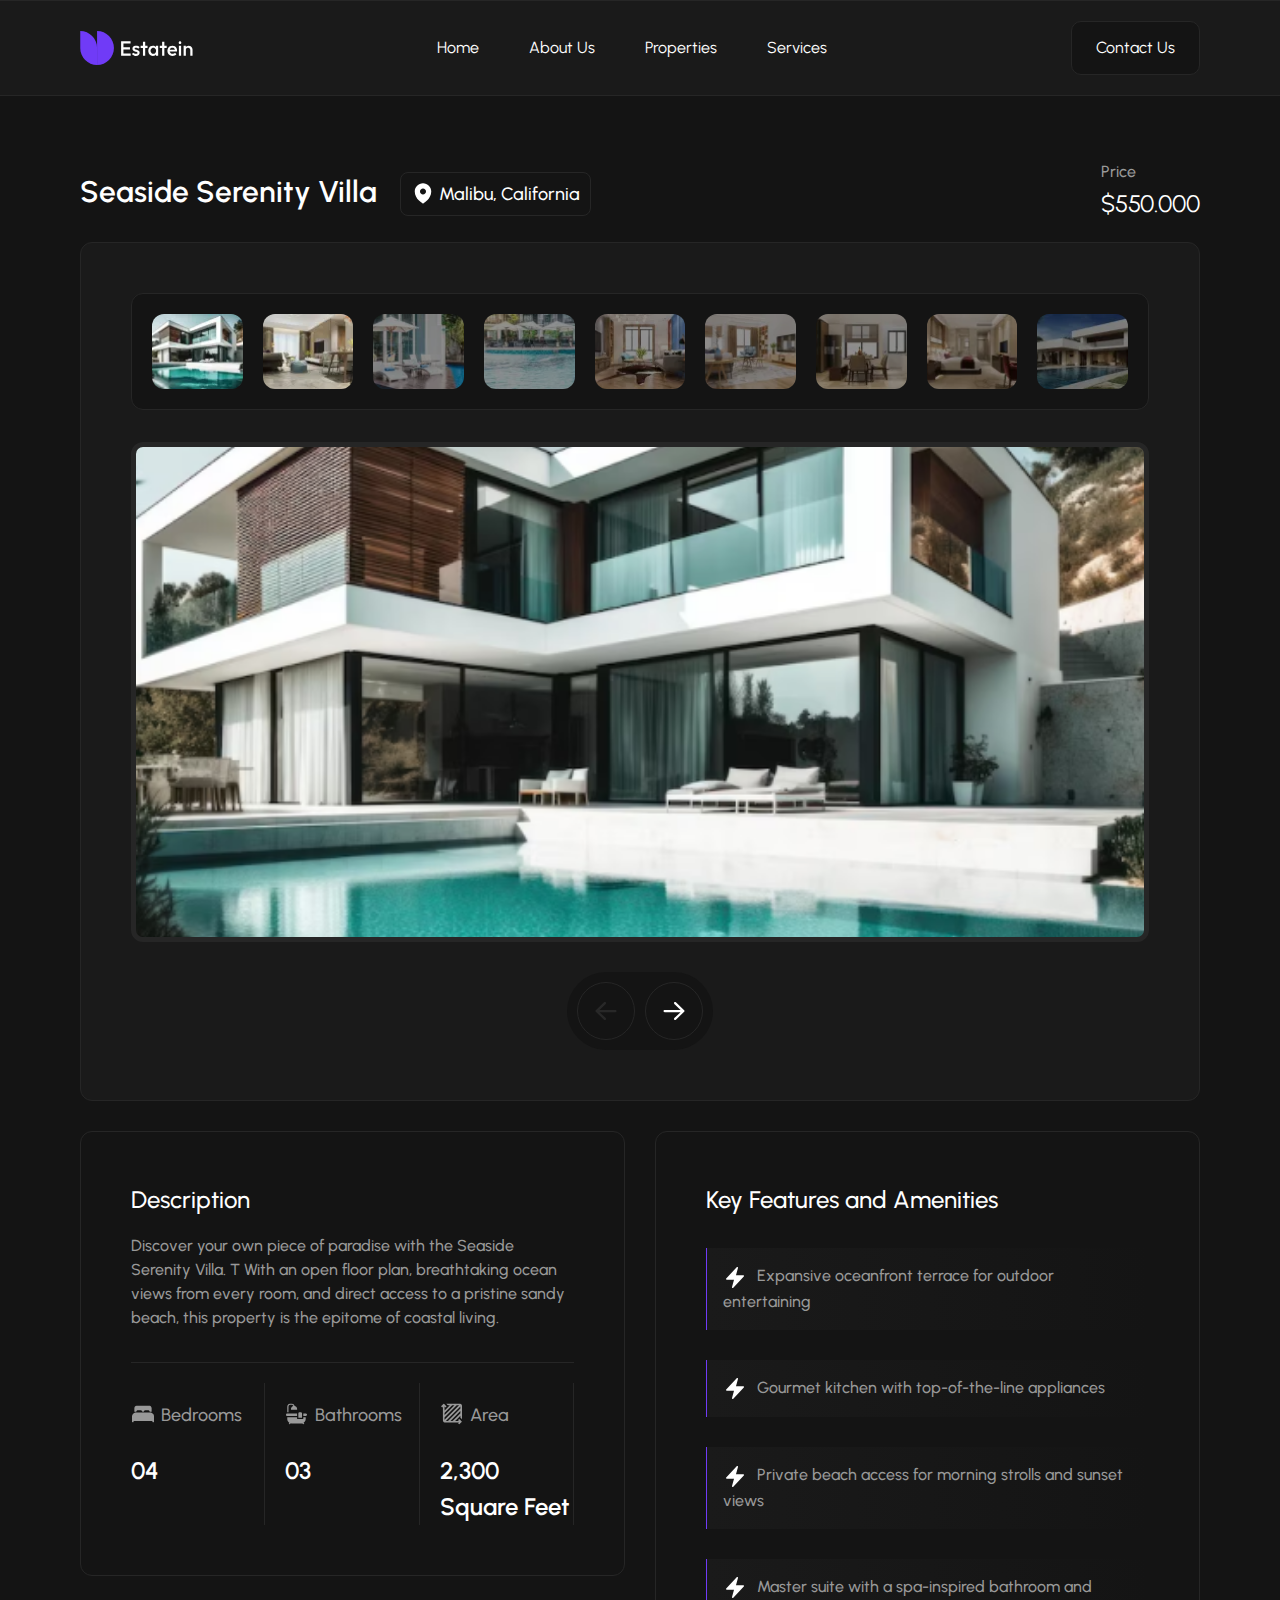
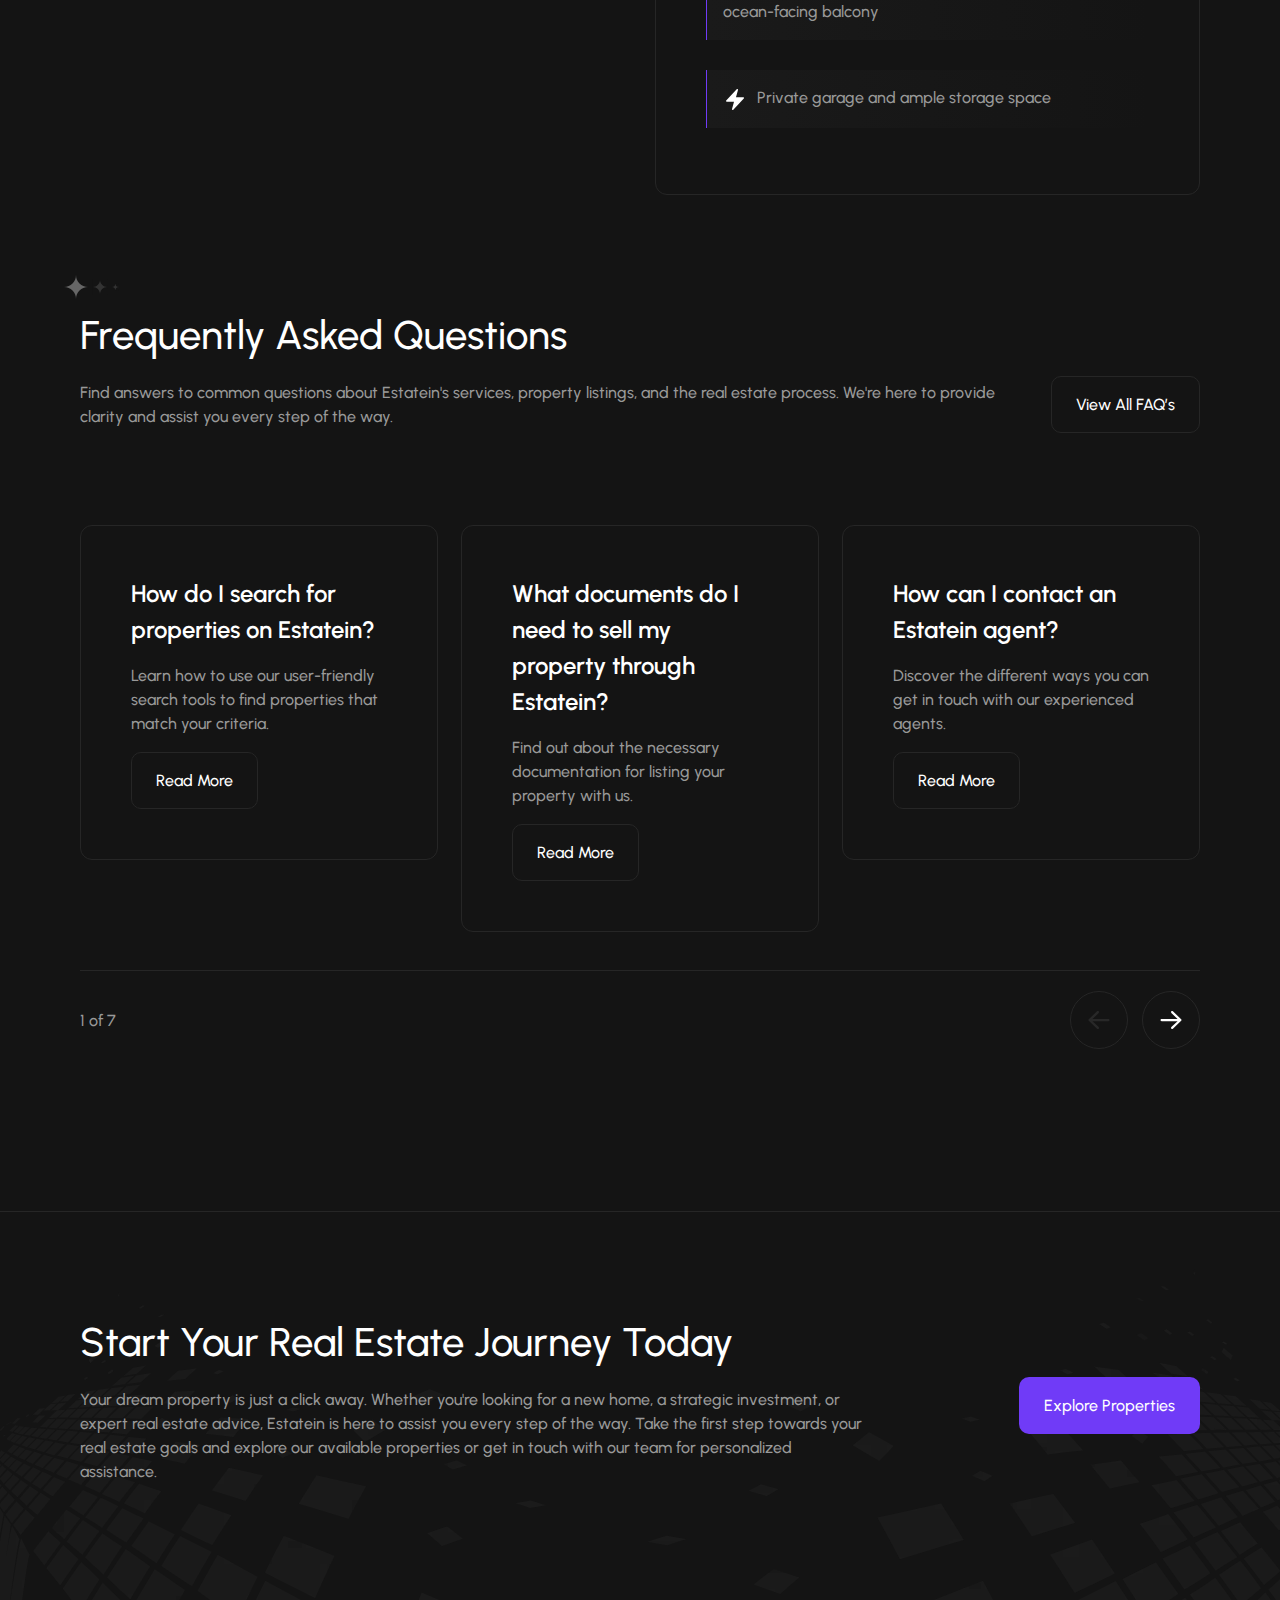
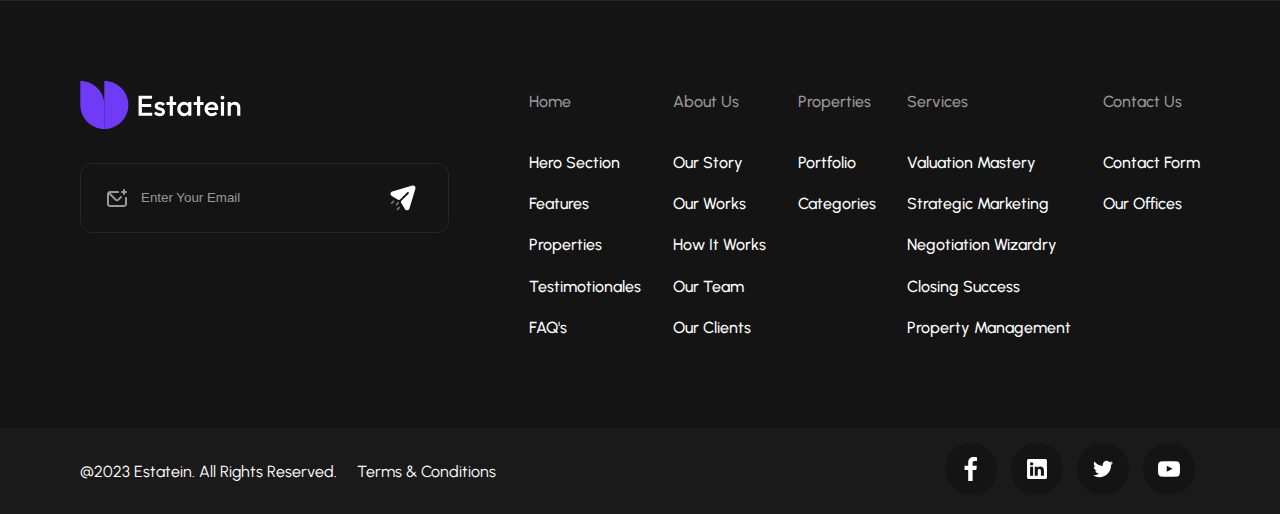
<file: seaside-serenity-villa.html>
<!DOCTYPE html>
<html lang="en">
    <head>
    <meta charset="UTF-8">
    <meta http-equiv="X-UA-Compatible" content="IE=edge">
    <meta name="viewport" content="width=device-width, initial-scale=1.0">
    <link rel="stylesheet" href="./css/style.min.css?_v=20240215234832">
    <link rel="shortcut icon" href="img/icons/Symbol.svg" type="image/x-icon">
    <title>Seaside</title>
    <script src="https://code.jquery.com/jquery-3.7.1.js?_v=20240215234832" integrity="sha256-eKhayi8LEQwp4NKxN+CfCh+3qOVUtJn3QNZ0TciWLP4=" crossorigin="anonymous"></script>
</head>
    <body>
        <section class="push-message" open="false">
    <div class="container">
        <div class="push-message__content">
            <p class="push-message__parag">✨Discover Your Dream Property with Estatein <a class="inline-link" href="">Learn More</a></p>
            <button class="push-message__closeBtn"></button>
        </div>
    </div>
</section>
        <header class="header" id="header">
    <div class="container">
        <div class="header__content">
            <a href="./index.html"><img class="header__logo" src="img/icons/Logo-desktop.svg" alt="logo"></a>
            <nav class="nav">
                <li><a class="nav__li" href="./index.html">Home</a></li>
                <li><a class="nav__li" href="./about.html">About Us</a></li>
                <li><a class="nav__li" href="./propreties.html">Properties</a></li>
                <li><a class="nav__li" href="./services.html">Services</a></li>
            </nav>
            <a class="header__contact-us" href="./contact.html">Contact Us</a>
            <button class="header__mob-menu-btn"></button>
        </div>
    </div>
    <div class="header__mob-menu">
        <nav class="mob-nav header__mob-nav">
            <li><a class="mob-nav__li" href="./index.html">Home</a></li>
            <li><a class="mob-nav__li" href="./about.html">About Us</a></li>
            <li><a class="mob-nav__li" href="./propreties.html">Properties</a></li>
            <li><a class="mob-nav__li" href="./services.html">Services</a></li>
            <li><a class="mob-nav__li" href="./contact.html">Contact Us</a></li>
        </nav>
    </div>
</header>
        <main>
            <section class="prop-photos">
                <div class="container">
                    <div class="reg-section__row">
                        <h2 class="title prop-photos__title">
                            Seaside Serenity Villa <span class="prop-photos__location-tag"><img src="img/icons/Icon-location-white.svg" alt=""> Malibu, California</span>
                        </h2>
                        <div class="prop-photos__price">
                            <p class="parag">Price</p>
                            <p class="prop-photos__price-number">$550.000</p>
                        </div>
                    </div>
                    <div class="prop-photos__slider">
                        <div class="prop-photos__slider-mini-photos">
                            <div class="prop-photos-slider-mini-photo-wrapper selected" id="photo_1"></div>
                            <div class="prop-photos-slider-mini-photo-wrapper selected" id="photo_2"></div>
                            <div class="prop-photos-slider-mini-photo-wrapper" id="photo_3"></div>
                            <div class="prop-photos-slider-mini-photo-wrapper" id="photo_4"></div>
                            <div class="prop-photos-slider-mini-photo-wrapper" id="photo_5"></div>
                            <div class="prop-photos-slider-mini-photo-wrapper" id="photo_6"></div>
                            <div class="prop-photos-slider-mini-photo-wrapper" id="photo_7"></div>
                            <div class="prop-photos-slider-mini-photo-wrapper" id="photo_8"></div>
                            <div class="prop-photos-slider-mini-photo-wrapper" id="photo_9"></div>
                        </div>
                        <div class="prop-photos__slider-active"></div>
                        <div class="prop-photos__slider-map">
                            <button class="prop-photos__slider-maping-btn prev-btn"></button>
                            <div class="prop-photos__slider-maping-indicators"></div>
                            <button class="prop-photos__slider-maping-btn next-btn"></button>
                        </div>
                    </div>
                </div>
            </section>
            <section class="details">
                <div class="container">
                    <div class="details__content">
                        <div class="discription details__discription">
                            <h2 class="title discription__title">Description</h2>
                            <p class="parag discription__parag">Discover your own piece of paradise with the Seaside Serenity Villa. T With an open floor plan, breathtaking ocean views from every room, and direct access to a pristine sandy beach, this property is the epitome of coastal living.</p>
                            <div class="discription__tips">
                                <div class="discription__tip">
                                    <p class="parag"><img src="img/icons/Icon-grey-bed.svg" alt="">Bedrooms</p>
                                    <p class="discription__tip-number">04</p>
                                </div>
                                <div class="discription__tip">
                                    <p class="parag"><img src="img/icons/Icon-grey-bath.svg" alt="">Bathrooms</p>
                                    <p class="discription__tip-number">03</p>
                                </div>
                                <div class="discription__tip">
                                    <p class="parag"><img src="img/icons/Icon-grey-area.svg" alt="">Area</p>
                                    <p class="discription__tip-number">2,300 Square Feet</p>
                                </div>
                            </div>
                        </div>
                        <div class="keys details__keys">
                            <h2 class="title keys__title">Key Features and Amenities</h2>
                            <ul class="keys__list">
                                <li class="keys__item parag"><img src="img/icons/Icon-while-lightning.svg" alt="">Expansive oceanfront terrace for outdoor entertaining</li>
                                <li class="keys__item parag"><img src="img/icons/Icon-while-lightning.svg" alt="">Gourmet kitchen with top-of-the-line appliances</li>
                                <li class="keys__item parag"><img src="img/icons/Icon-while-lightning.svg" alt="">Private beach access for morning strolls and sunset views</li>
                                <li class="keys__item parag"><img src="img/icons/Icon-while-lightning.svg" alt="">Master suite with a spa-inspired bathroom and ocean-facing balcony</li>
                                <li class="keys__item parag"><img src="img/icons/Icon-while-lightning.svg" alt="">Private garage and ample storage space</li>
                            </ul>
                        </div>
                    </div>
                </div>
            </section>
            <section class="reg-section FAQ">
                <div class="container">
                    <h2 class="title reg-section__title FAQ__title">Frequently Asked Questions</h2>
                    <div class="reg-section__row">
                        <p class="parag FAQ__parag">Find answers to common questions about Estatein's services, property listings, and the real estate process. We're here to provide clarity and assist you every step of the way.</p>
                        <a href="" class="button button_transparent FAQ__button">View All FAQ’s</a>
                    </div>
                    <div class="slider FAQ__slider" tabindex="-1">
                        <div class="slider__cards">
                            <div class="slider__card FAQ__card show show_1" position="after">
                               <p class="FAQ__card-title">How do I search for properties on Estatein?</p>
                               <p class="parag FAQ__card-parag">Learn how to use our user-friendly search tools to find properties that match your criteria.</p>
                               <a href="" class="button button_transparent FAQ__card-button">Read More</a>
                            </div>
                            <div class="slider__card FAQ__card show show_2" position="after">
                               <p class="FAQ__card-title">What documents do I need to sell my property through Estatein?</p>
                               <p class="parag FAQ__card-parag">Find out about the necessary documentation for listing your property with us.</p>
                               <a href="" class="button button_transparent FAQ__card-button">Read More</a>
                            </div>
                            <div class="slider__card FAQ__card show show_3" position="after">
                               <p class="FAQ__card-title">How can I contact an Estatein agent?</p>
                               <p class="parag FAQ__card-parag">Discover the different ways you can get in touch with our experienced agents.</p>
                               <a href="" class="button button_transparent FAQ__card-button">Read More</a>
                            </div>
                            <div class="slider__card FAQ__card" position="after">
                               <p class="FAQ__card-title">How do I search for properties on Estatein?</p>
                               <p class="parag FAQ__card-parag">Learn how to use our user-friendly search tools to find properties that match your criteria.</p>
                               <a href="" class="button button_transparent FAQ__card-button">Read More</a>
                            </div>
                            <div class="slider__card FAQ__card" position="after">
                               <p class="FAQ__card-title">What documents do I need to sell my property through Estatein?</p>
                               <p class="parag FAQ__card-parag">Find out about the necessary documentation for listing your property with us.</p>
                               <a href="" class="button button_transparent FAQ__card-button">Read More</a>
                            </div>
                            <div class="slider__card FAQ__card" position="after">
                               <p class="FAQ__card-title">How can I contact an Estatein agent?</p>
                               <p class="parag FAQ__card-parag">Discover the different ways you can get in touch with our experienced agents.</p>
                               <a href="" class="button button_transparent FAQ__card-button">Read More</a>
                            </div>
                            <div class="slider__card FAQ__card" position="after">
                               <p class="FAQ__card-title">How do I search for properties on Estatein?</p>
                               <p class="parag FAQ__card-parag">Learn how to use our user-friendly search tools to find properties that match your criteria.</p>
                               <a href="" class="button button_transparent FAQ__card-button">Read More</a>
                            </div>
                            <div class="slider__card FAQ__card" position="after">
                               <p class="FAQ__card-title">What documents do I need to sell my property through Estatein?</p>
                               <p class="parag FAQ__card-parag">Find out about the necessary documentation for listing your property with us.</p>
                               <a href="" class="button button_transparent FAQ__card-button">Read More</a>
                            </div>
                            <div class="slider__card FAQ__card" position="after">
                               <p class="FAQ__card-title">How can I contact an Estatein agent?</p>
                               <p class="parag FAQ__card-parag">Discover the different ways you can get in touch with our experienced agents.</p>
                               <a href="" class="button button_transparent FAQ__card-button">Read More</a>
                            </div>
                        </div>
                        <div class="slider__nav">
                            <div class="slider-counter"><p class="parag"><span class="slider__current-page-number">1</span> of <span class="slider__total-pages-number"></span></p></div>
                            <div class="slider-buttons">
                                <button class="slider__prev-btn slider__nav-btn" disabled></button>
                                <button class="slider__next-btn slider__nav-btn"></button>
                            </div>
                        </div>
                    </div>
                </div>
            </section>
        </main>
        <footer class="footer">
    <section class="CTA footer__CTA">
        <div class="container">
            <div class="CTA__text-content">
                <h2 class="title CTA__title">Start Your Real Estate Journey Today</h2>
                <p class="parag CTA__parag">Your dream property is just a click away. Whether you're looking for a new home, a strategic investment, or expert real estate advice, Estatein is here to assist you every step of the way. Take the first step towards your real estate goals and explore our available properties or get in touch with our team for personalized assistance.</p>
            </div>
            <a href="" class="button button_filled CTA__button">Explore Properties</a>
        </div>
    </section>
    <section class="footer__links">
        <div class="container">
            <div class="footer__email-sub">
                <img src="img/icons/Logo-desktop.svg" alt="">
                <form action="" method="get">
                    <img src="img/icons/form-letter-icon.svg" alt="">
                    <input class="footer__input-email" type="email" placeholder="Enter Your Email" required>
                    <button class="footer__form-submit" type="submit"><img src="img/icons/form-plane-icon.svg" alt=""></button>
                </form>
            </div>
            <div class="footer__lists">
                <ul class="footer__list">
                    <li class="footer__list-item"><a href="">Home</a></li>
                    <li class="footer__list-item"><a href="">Hero Section</a></li>
                    <li class="footer__list-item"><a href="">Features</a></li>
                    <li class="footer__list-item"><a href="">Properties</a></li>
                    <li class="footer__list-item"><a href="">Testimotionales</a></li>
                    <li class="footer__list-item"><a href="">FAQ's</a></li>
                </ul>
                <ul class="footer__list">
                    <li class="footer__list-item"><a href="">About Us</a></li>
                    <li class="footer__list-item"><a href="">Our Story</a></li>
                    <li class="footer__list-item"><a href="">Our Works</a></li>
                    <li class="footer__list-item"><a href="">How It Works</a></li>
                    <li class="footer__list-item"><a href="">Our Team</a></li>
                    <li class="footer__list-item"><a href="">Our Clients</a></li>
                </ul>
                <ul class="footer__list">
                    <li class="footer__list-item"><a href="">Properties</a></li>
                    <li class="footer__list-item"><a href="">Portfolio</a></li>
                    <li class="footer__list-item"><a href="">Categories</a></li>
                </ul>
                <ul class="footer__list">
                    <li class="footer__list-item"><a href="">Services</a></li>
                    <li class="footer__list-item"><a href="">Valuation Mastery</a></li>
                    <li class="footer__list-item"><a href="">Strategic Marketing</a></li>
                    <li class="footer__list-item"><a href="">Negotiation Wizardry</a></li>
                    <li class="footer__list-item"><a href="">Closing Success</a></li>
                    <li class="footer__list-item"><a href="">Property Management</a></li>
                </ul>
                <ul class="footer__list">
                    <li class="footer__list-item"><a href="">Contact Us</a></li>
                    <li class="footer__list-item"><a href="">Contact Form</a></li>
                    <li class="footer__list-item"><a href="">Our Offices</a></li>
                </ul>
            </div>
        </div>
    </section>
    <section class="footer__bottom">
        <div class="container">
            <p class="footer__rights">@2023 Estatein. All Rights Reserved.</p>
            <a href="" class="footer__terms">Terms & Conditions</a>
            <div class="footer__social">
                <a href=""><img src="img/icons/facebook-social.svg" alt=""></a>
                <a href=""><img src="img/icons/linkedin-social.svg" alt=""></a>
                <a href=""><img src="img/icons/x-social.svg" alt=""></a>
                <a href=""><img src="img/icons/youtube-social.svg" alt=""></a>
            </div>
        </div>
    </section>
</footer>
        <script src="js/app.min.js?_v=20240215234832"></script>
    </body>
</html>
</file>
<file: css/style.min.css>
@font-face{font-family:Urbanist;font-display:swap;src:url(../fonts/Urbanist-Bold.woff2) format("woff2"),url(../fonts/Urbanist-Bold.woff) format("woff");font-weight:700;font-style:normal}@font-face{font-family:Urbanist;font-display:swap;src:url(../fonts/Urbanist-SemiBold.woff2) format("woff2"),url(../fonts/Urbanist-SemiBold.woff) format("woff");font-weight:600;font-style:normal}@font-face{font-family:Urbanist;font-display:swap;src:url(../fonts/Urbanist-Medium.woff2) format("woff2"),url(../fonts/Urbanist-Medium.woff) format("woff");font-weight:500;font-style:normal}@font-face{font-family:Urbanist;font-display:swap;src:url(../fonts/Urbanist-Regular.woff2) format("woff2"),url(../fonts/Urbanist-Regular.woff) format("woff");font-weight:400;font-style:normal}:root{--color-purple60:#703BF7;--color-purple65:#8354F8;--color-purple70:#946CF9;--color-purple75:#A685FA;--color-purple90:#DBCEFE;--color-purple95:#EDE7FE;--color-purple97:#F4F0FE;--color-purple99:#FBFAFF;--color-white90:#E4E4E7;--color-white95:#F1F1F3;--color-white97:#F7F7F8;--color-white99:#FCFCFD;--color-grey08:#141414;--color-grey10:#1A1A1A;--color-grey15:#262626;--color-grey20:#333333;--color-grey30:#4D4D4D;--color-grey40:#666666;--color-grey50:#808080;--color-grey60:#999999;--color-yellow:#FFE500;--border-light:1px solid var(--color-grey15);--container-max-width:1596px;--container-padding-inline:80px}html{font-family:Urbanist,sans-serif;font-size:18px;color:#fff;background-color:var(--color-grey08);scroll-behavior:smooth;scroll-padding-top:1rem}*,::after,::before{-webkit-box-sizing:border-box;box-sizing:border-box}body{margin:0;overflow-x:hidden}a{color:inherit;text-decoration:none}a.inline-link{text-decoration:underline}a.inline-link:hover{text-decoration:none}button{border:none;outline:0;background-color:transparent}hr{border:none;height:1px;background-color:var(--color-grey15)}ul{list-style:none;padding:0}.scroll-lock{overflow:hidden}.form__item .contact-form-1__budget input,.form__item .contact-form-1__budget-block,.form__item .contact-form-1__method,.form__item .contact-form-1__method label,.form__item select,.form__item textarea,.input,.properties-search__form .search-form__select-input-block>*{font-family:Urbanist,sans-serif;font-size:18px;accent-color:var(--color-purple60);font-size:18px;border:var(--border-light);border-radius:12px;background-color:var(--color-grey08);color:var(--color-grey60);line-height:150%;font-weight:500;padding:20px;text-wrap:nowrap;outline:0}.form__item .contact-form-1__budget input:focus,.form__item .contact-form-1__budget-block:focus,.form__item .contact-form-1__method label:focus,.form__item .contact-form-1__method:focus,.form__item select:focus,.form__item textarea:focus,.input:focus,.properties-search__form .search-form__select-input-block>:focus{outline:#703bf7}.container{margin:0 auto;max-width:var(--container-max-width);padding-inline:var(--container-padding-inline);-webkit-box-sizing:content-box;box-sizing:content-box}.title{font-size:2.5em;font-weight:500;line-height:150%;margin:0}.parag{line-height:150%;font-weight:500;color:var(--color-grey60)}a.button{display:inline-block}.button{padding:18px 24px;border:1px solid transparent;border-radius:10px;font-weight:500;-webkit-transition:background-color .3s;transition:background-color .3s;text-wrap:nowrap;color:#fff;font-family:Urbanist,sans-serif;font-size:1rem}.button.button_filled{background-color:var(--color-purple60)}.button.button_filled:active,.button.button_filled:hover{background-color:var(--color-purple65)}.button.button_transparent{border-color:var(--color-grey15);background-color:var(--color-grey08)}.button.button_transparent:active,.button.button_transparent:hover{background-color:var(--color-grey15)}.push-message{text-align:center;background-image:url(../img/backgrouds/BACKGROUND-push-message.svg);background-size:cover;background-position:center}.push-message p{margin:0;padding-block:1rem}.push-message .container{-webkit-transition:.3s;transition:.3s;display:-ms-grid;display:grid;-ms-grid-rows:0fr;grid-template-rows:0fr}.push-message[open=true] .container{-ms-grid-rows:1fr;grid-template-rows:1fr}.push-message .push-message__content{position:relative;overflow:hidden;-webkit-padding-end:28px;padding-inline-end:28px}.push-message .push-message__closeBtn{position:absolute;margin-left:auto;right:0;top:17.5px;border-radius:50%;border:none;outline:0;width:28px;aspect-ratio:1;background-blend-mode:multiply;background-color:rgba(255,255,255,.1019607843);background-image:url(../img/icons/ligth-cross.svg);background-position:center;background-repeat:no-repeat;-webkit-transition:.3s;transition:.3s}.push-message .push-message__closeBtn:hover{background-color:rgba(255,255,255,.2039215686)}.small-cards{display:-webkit-box;display:-ms-flexbox;display:flex;-webkit-box-pack:justify;-ms-flex-pack:justify;justify-content:space-between;gap:20px;-ms-flex-wrap:wrap;flex-wrap:wrap}.small-cards>*{-webkit-box-flex:1;-ms-flex:1;flex:1}.small-cards__card{background-color:var(--color-grey10);padding:16px 24px;border-radius:12px;border:var(--border-light)}.small-cards__card>p{margin:0;line-height:150%;text-wrap:nowrap}.small-cards__card>:first-child{font-size:40px;font-weight:700;margin:0}.header{background-color:var(--color-grey10);padding-block:20px;position:sticky;top:0;border-block:var(--border-light);z-index:10}.header__content{display:-webkit-box;display:-ms-flexbox;display:flex;-webkit-box-align:center;-ms-flex-align:center;align-items:center;-webkit-box-pack:justify;-ms-flex-pack:justify;justify-content:space-between}.header__logo{vertical-align:middle}.nav{display:-webkit-box;display:-ms-flexbox;display:flex;list-style:none}.header__contact-us,.nav__li{padding:14px 24px;line-height:150%;border:1px solid transparent}.nav__li.nav__li_active,.nav__li_active.header__contact-us{background-color:var(--color-grey08);border:var(--border-light);border-radius:10px}.header__contact-us{background-color:var(--color-grey08);border:var(--border-light);border-radius:10px;-webkit-transition:background-color .3s;transition:background-color .3s}.header__contact-us:hover{background-color:var(--color-grey15)}.header__mob-menu-btn{display:none;width:28px;aspect-ratio:1;background-image:url(../img/icons/burger-menu-Icon.svg);background-position:center;background-size:cover;background-repeat:no-repeat}.header__mob-menu{display:-ms-grid;display:grid;-ms-grid-rows:0fr;grid-template-rows:0fr;overflow:hidden;-webkit-transition:.3s;transition:.3s}.header__mob-menu.open{-ms-grid-rows:1fr;grid-template-rows:1fr}.header__mob-menu>*{min-height:0}.mob-nav{list-style:none;padding-inline:var(--container-padding-inline);text-align:end}.mob-nav>:first-child{margin-top:20px}.mob-nav .mob-nav__li{display:inline-block;font-size:2rem;margin-block:5px;padding-block:5px}.contact-form__form,.footer__links>.container,.office__cards,.reg-section,.slider,.steps__cards,.team__cards{--block-space:80px;margin-block:calc(var(--block-space)/ 2);padding-block:calc(var(--block-space)/ 2)}.contact-form__form .reg-section__title,.footer__links>.container .reg-section__title,.office__cards .reg-section__title,.reg-section .reg-section__title,.slider .reg-section__title,.steps__cards .reg-section__title,.team__cards .reg-section__title{padding-top:30px;position:relative}.contact-form__form .reg-section__title::before,.footer__links>.container .reg-section__title::before,.office__cards .reg-section__title::before,.reg-section .reg-section__title::before,.slider .reg-section__title::before,.steps__cards .reg-section__title::before,.team__cards .reg-section__title::before{content:"";position:absolute;width:70px;height:30px;top:0;left:-16px;background-image:url(../img/icons/reg-section__title.svg);background-repeat:no-repeat}.reg-section__row{display:-webkit-box;display:-ms-flexbox;display:flex;-webkit-box-align:center;-ms-flex-align:center;align-items:center;-webkit-box-pack:justify;-ms-flex-pack:justify;justify-content:space-between;gap:20px}.CTA{padding-block:100px;background-image:url(../img/backgrouds/footer-back-left.png),url(../img/backgrouds/footer-back-right.png);background-repeat:no-repeat;background-position:left bottom,right bottom;border-block:var(--border-light)}.CTA>.container{display:-webkit-box;display:-ms-flexbox;display:flex;-webkit-box-align:center;-ms-flex-align:center;align-items:center;-webkit-box-pack:justify;-ms-flex-pack:justify;justify-content:space-between;gap:50px;-ms-flex-wrap:wrap;flex-wrap:wrap}.CTA>.container>.CTA__text-content{-ms-flex-preferred-size:70%;flex-basis:70%}.footer__links>.container{display:-webkit-box;display:-ms-flexbox;display:flex;-webkit-box-pack:justify;-ms-flex-pack:justify;justify-content:space-between;-ms-flex-wrap:wrap;flex-wrap:wrap;gap:80px}.footer__links>.container>:first-child{-ms-flex-preferred-size:30%;flex-basis:30%;-webkit-box-flex:1;-ms-flex-positive:1;flex-grow:1}.footer__links>.container>:last-child{-webkit-box-flex:2;-ms-flex-positive:2;flex-grow:2}.footer__email-sub form{display:-webkit-box;display:-ms-flexbox;display:flex;-webkit-box-align:center;-ms-flex-align:center;align-items:center;gap:10px;padding:18px 24px;border-radius:12px;border:var(--border-light);margin-top:30px}.footer__email-sub form .footer__input-email{color:var(--color-grey60);font-weight:500;background-color:transparent;border:none;outline:0;width:100%}.footer__email-sub form .footer__input-email::-webkit-input-placeholder{color:var(--color-grey60);font-weight:500}.footer__email-sub form .footer__input-email::-moz-placeholder{color:var(--color-grey60);font-weight:500}.footer__email-sub form .footer__input-email:-ms-input-placeholder{color:var(--color-grey60);font-weight:500}.footer__email-sub form .footer__input-email::-ms-input-placeholder{color:var(--color-grey60);font-weight:500}.footer__email-sub form .footer__input-email::placeholder{color:var(--color-grey60);font-weight:500}.footer__form-submit{-webkit-margin-start:auto;margin-inline-start:auto}.footer__form-submit img{vertical-align:bottom}.footer__lists{display:-webkit-box;display:-ms-flexbox;display:flex;-webkit-box-pack:justify;-ms-flex-pack:justify;justify-content:space-between;-ms-flex-wrap:wrap;flex-wrap:wrap;gap:15px}.footer__list{margin:0;font-weight:500;line-height:133%}.footer__list .footer__list-item{padding-block:10px;-webkit-transition:color .3s;transition:color .3s}.footer__list .footer__list-item:first-child{color:var(--color-grey60);-webkit-margin-after:20px;margin-block-end:20px;cursor:initial}.footer__list .footer__list-item:last-child{margin-bottom:0}.footer__list .footer__list-item:hover{color:var(--color-grey60)}.footer__bottom{background-color:var(--color-grey10)}.footer__bottom>.container{display:-webkit-box;display:-ms-flexbox;display:flex;-webkit-box-align:center;-ms-flex-align:center;align-items:center;padding-block:15px;gap:20px;-ms-flex-wrap:wrap;flex-wrap:wrap}.footer__social{-webkit-margin-start:auto;margin-inline-start:auto}.footer__social>*{margin-inline:5px;display:inline-block}.wrapper-for-border{border:10px solid var(--color-grey10);border-radius:21px}.wrapper-for-border>*{height:100%}.hero{position:relative;background-image:url(../img/hero-img.png);background-position-y:top;background-position-x:50vw;background-repeat:no-repeat;background-size:clamp(1000px,50vw,100vw) 100%}.hero__content{display:-webkit-box;display:-ms-flexbox;display:flex;gap:175px}.hero__content>*{-webkit-box-flex:1;-ms-flex:1;flex:1}.hero__text-content{padding-block:144px}.hero__title{font-size:3.33em;font-weight:600;line-height:120%;margin-bottom:1.3rem}.hero__buttons{margin-block:60px}.hero__buttons>:first-child{-webkit-margin-end:20px;margin-inline-end:20px}.hero__img{position:relative}.ring-text{position:absolute;top:18%;--total-width:175px;--inner-angle:calc(360 / var(--char-count, 30) * 1deg);--char-width:1.43;--radius:calc((var(--char-width, 1) / sin(var(--inner-angle))) * -1ch);font-size:15px;background-color:var(--color-grey08);width:var(--total-width);aspect-ratio:1;border-radius:50%;border:var(--border-light);border-width:2px;left:calc(-1 * var(--total-width))}.ring-text__text-needs{position:relative;height:100%;-webkit-animation-name:spin;animation-name:spin;-webkit-animation-duration:10s;animation-duration:10s;-webkit-animation-iteration-count:infinite;animation-iteration-count:infinite;-webkit-animation-timing-function:linear;animation-timing-function:linear}.ring-text__arrow{--arrow-width:80px;width:var(--arrow-width);aspect-ratio:1;background-image:url(../img/icons/light-arrow.svg);background-position:center;background-repeat:no-repeat;background-size:60%;position:absolute;top:calc(50% - var(--arrow-width)/ 2);left:calc(50% - var(--arrow-width)/ 2);border-radius:50%;border:var(--border-light);border-width:2px;-webkit-animation-name:spin;animation-name:spin;-webkit-animation-duration:8s;animation-duration:8s;animation-direction:reverse;-webkit-animation-timing-function:linear;animation-timing-function:linear;-webkit-animation-iteration-count:infinite;animation-iteration-count:infinite}@-webkit-keyframes spin{to{rotate:-360deg}}@keyframes spin{to{rotate:-360deg}}.char{position:absolute;display:inline-block;top:50%;left:50%;-webkit-transform:translate(-50%,-50%) rotate(calc(var(--inner-angle) * var(--index))) translateY(var(--radius));-ms-transform:translate(-50%,-50%) rotate(calc(var(--inner-angle) * var(--index))) translateY(var(--radius));transform:translate(-50%,-50%) rotate(calc(var(--inner-angle) * var(--index))) translateY(var(--radius))}.sr-only{display:none}.clues{padding-block:10px;background-color:var(--color-grey10)}.clues__cards{display:-webkit-box;display:-ms-flexbox;display:flex;gap:20px;-ms-flex-wrap:wrap;flex-wrap:wrap;padding:16px;background-color:var(--color-grey08);border-block:var(--border-light)}.clues__cards>*{-webkit-box-flex:1;-ms-flex:1;flex:1;-ms-flex-preferred-size:200px;flex-basis:200px}.clues__card{position:relative;display:block;background-color:var(--color-grey10);border-radius:12px;border:var(--border-light);text-align:center;padding:40px 20px;-webkit-transition:background-color .3s;transition:background-color .3s}.clues__card .clues__card-text{margin-bottom:0}.clues__card:hover{background-color:var(--color-grey15)}.clues__card .clues__card-arrow{position:absolute;top:20px;right:20px}.slider{outline:0}.slider__cards{position:relative;overflow:hidden}.slider__card{--card-width:32%;width:var(--card-width);position:absolute;display:-webkit-box;display:-ms-flexbox;display:flex;-webkit-box-orient:vertical;-webkit-box-direction:normal;-ms-flex-direction:column;flex-direction:column;-webkit-box-pack:justify;-ms-flex-pack:justify;justify-content:space-between;border:var(--border-light);border-radius:12px;-webkit-transition:.4s;transition:.4s;opacity:0;z-index:-10;scale:0;background-color:var(--color-grey08);overflow-y:scroll}.slider__card[position=after]{left:85%}.slider__card[position=before]{left:-15%}.slider__card.show{scale:1;opacity:1;z-index:1}.slider__card.show_1{left:0}.slider__card.show_2{left:calc(50% - var(--card-width)/ 2)}.slider__card.show_3{left:calc(100% - var(--card-width))}.slider__nav{display:-webkit-box;display:-ms-flexbox;display:flex;-webkit-box-align:center;-ms-flex-align:center;align-items:center;-webkit-box-pack:justify;-ms-flex-pack:justify;justify-content:space-between;border-top:var(--border-light);padding-top:20px}.slider__nav-btn{width:58px;aspect-ratio:1;border-radius:50%;border:var(--border-light);background-image:url(../img/icons/white-arrow-prev.svg);background-position:center;background-repeat:no-repeat;background-blend-mode:overlay;-webkit-transition:background-color .3s;transition:background-color .3s}.slider__nav-btn:last-child{-webkit-margin-start:10px;margin-inline-start:10px;background-image:url(../img/icons/white-arrow-next.svg)}.slider__nav-btn:hover{background-color:rgba(77,77,77,.5411764706)}.slider__nav-btn:disabled{background-color:var(--color-grey08)}.properties__slider>.slider__cards{height:750px}.properties__card{padding:25px}.properties__card .properties__card-img{height:318px;background-size:cover;background-position:center;border-radius:10px}.properties__card .properties__card-title{font-size:24px;font-weight:600;line-height:150%;margin-bottom:0}.properties__card .properties__card-parag{display:-webkit-box;-webkit-box-orient:vertical;-webkit-line-clamp:2;overflow:hidden;-webkit-transition:color .3s;transition:color .3s}.properties__card .properties__card-parag:hover{color:#fff}.properties__card .properties__card-parag_open{-webkit-line-clamp:inherit}.properties__card .properties__card-parag_open:hover{color:inherit}.properties__card .properties__tags{margin-block:10px}.properties__card .properties__tag{display:inline-block;background-color:var(--color-grey10);border-radius:28px;border:var(--border-light);line-height:150%;padding:8px 14px;-webkit-margin-end:10px;margin-inline-end:10px;margin-block:5px;text-wrap:nowrap}.properties__card .properties__tag img{-webkit-margin-end:6px;margin-inline-end:6px;vertical-align:middle;position:relative;bottom:3px}.properties__card .properties__card-footer{display:-webkit-box;display:-ms-flexbox;display:flex;-webkit-box-align:center;-ms-flex-align:center;align-items:center;-webkit-box-pack:justify;-ms-flex-pack:justify;justify-content:space-between;-ms-flex-wrap:wrap;flex-wrap:wrap;gap:20px;-webkit-margin-before:30px;margin-block-start:30px}.properties__card .properties__card-footer .parag{margin:0}.properties__card .properties__card-price-number{font-size:24px;font-weight:600;line-height:150%;margin:0}.properties__card .properties__card-button{text-align:center;text-wrap:wrap}.testimonials__slider>.slider__cards{height:500px}.testimonials__card{padding:50px}.testimonials__card .testimonials__card-star{-webkit-margin-end:10px;margin-inline-end:10px}.testimonials__card .testimonials__card-title{font-size:24px;font-weight:600;line-height:150%;margin:0}.testimonials__card .testimonials__card-parag{color:#fff;display:-webkit-box;-webkit-box-orient:vertical;-webkit-line-clamp:4;overflow:hidden}.testimonials__card .testimonials__card-author{display:-webkit-box;display:-ms-flexbox;display:flex;-webkit-box-align:center;-ms-flex-align:center;align-items:center;gap:12px;margin-top:30px}.testimonials__card .testimonials__card-avatar{width:60px;aspect-ratio:1;border-radius:50%;background-position:center;background-repeat:no-repeat;background-size:cover}.testimonials__card .testimonials__card-name{font-size:20px;margin:0;line-height:150%}.testimonials__card .testimonials__card-location{margin:0;line-height:150%}.FAQ__slider>.slider__cards{height:400px}.FAQ__card{padding:50px}.FAQ__card .FAQ__card-title{font-size:24px;font-weight:600;line-height:150%;margin:0}.FAQ__card .FAQ__card-button{width:-webkit-max-content;width:-moz-max-content;width:max-content}.journey__content{display:-webkit-box;display:-ms-flexbox;display:flex;-webkit-box-align:start;-ms-flex-align:start;align-items:flex-start;-ms-flex-wrap:wrap;flex-wrap:wrap;gap:80px}.journey__content>*{-webkit-box-flex:1;-ms-flex:1;flex:1;-ms-flex-preferred-size:500px;flex-basis:500px}.journey__text-content{padding-top:2rem}.journey__img{border:var(--border-light);border-radius:12px;background-image:url(../img/backgrouds/bg-about-hero.svg);background-position:center;background-repeat:no-repeat;background-size:cover;background-blend-mode:overlay;display:-webkit-box;display:-ms-flexbox;display:flex;-webkit-box-align:end;-ms-flex-align:end;align-items:flex-end}.journey__img .journey__png{width:100%}.values>.container{display:-webkit-box;display:-ms-flexbox;display:flex;-ms-flex-wrap:wrap;flex-wrap:wrap;gap:80px;-webkit-box-align:center;-ms-flex-align:center;align-items:center;-webkit-box-pack:justify;-ms-flex-pack:justify;justify-content:space-between}.values__text-content{-webkit-box-flex:1;-ms-flex-positive:1;flex-grow:1;-ms-flex-preferred-size:200px;flex-basis:200px}.values__cards-wrapper{-webkit-box-flex:1;-ms-flex-positive:1;flex-grow:1;-ms-flex-preferred-size:500px;flex-basis:500px}.values__cards{border:var(--border-light);border-radius:12px;padding:40px 60px;display:-ms-grid;display:grid;-ms-grid-columns:(1fr)[2];grid-template-columns:repeat(2,1fr);position:relative;gap:30px}.values__cards .values__card-img{vertical-align:middle;-webkit-margin-end:14px;margin-inline-end:14px}.values__cards .values__card-title{font-weight:600;line-height:150%;font-size:24px;margin-bottom:12px;text-wrap:nowrap}.values__cards::before{content:"";position:absolute;width:90%;height:1px;background-color:var(--color-grey15);top:50%;left:5%}.achievements__cards{display:-webkit-box;display:-ms-flexbox;display:flex;-ms-flex-wrap:wrap;flex-wrap:wrap;gap:40px;margin-top:80px}.achievements__cards>*{-webkit-box-flex:1;-ms-flex:1;flex:1}.achievements__card{border-radius:12px;padding:40px;border:var(--border-light)}.achievements__card .achievements__card-title{font-size:30px;font-weight:600;line-height:150%;margin-top:0}.steps__cards{display:-ms-grid;display:grid;-ms-grid-columns:(1fr)[3];grid-template-columns:repeat(3,1fr);gap:50px 30px}.steps__card .steps__card-head{padding:16px 20px;margin-block:0;border-left:1px solid var(--color-purple60)}.steps__card .steps__card-body{position:relative;background-clip:padding-box;background-color:var(--color-grey08);padding:50px;left:1px;bottom:1px;border-radius:12px;border-top-left-radius:0;background-image:linear-gradient(121deg,var(--color-purple60) -49.01%,rgba(112,59,247,0) 13.65%)}.steps__card .steps__card-body::before{content:"";position:absolute;z-index:-1;inset:0;margin:-1px;border-radius:inherit;background-image:-webkit-gradient(linear,left top,right bottom,from(var(--color-purple60)),color-stop(25%,var(--color-grey15)));background-image:linear-gradient(to bottom right,var(--color-purple60) 0 5%,var(--color-grey15) 25% 100%)}.steps__card .steps__card-title{font-size:26px;font-weight:600;line-height:150%;margin-top:0}.team__cards{display:-webkit-box;display:-ms-flexbox;display:flex;-ms-flex-pack:distribute;justify-content:space-around;-ms-flex-wrap:wrap;flex-wrap:wrap;gap:15px}.team__cards>*{-webkit-box-flex:1;-ms-flex-positive:1;flex-grow:1;max-width:450px;-ms-flex-preferred-size:300px;flex-basis:300px}.team__card{border:var(--border-light);padding:30px;border-radius:12px;display:-webkit-box;display:-ms-flexbox;display:flex;text-align:center;-webkit-box-orient:vertical;-webkit-box-direction:normal;-ms-flex-direction:column;flex-direction:column;-webkit-box-pack:justify;-ms-flex-pack:justify;justify-content:space-between;position:relative}.team__card .team__card-img-block{margin-bottom:50px;position:relative}.team__card .team__card-img{width:100%}.team__card .team__card-name{margin:0;font-size:24px;font-weight:600;line-height:115%}.team__card .team__card-pos{margin-top:0}.team__card .team__card-hello{background-color:var(--color-grey10);border:var(--border-light);border-radius:100px;display:-webkit-box;display:-ms-flexbox;display:flex;-webkit-box-align:center;-ms-flex-align:center;align-items:center;-webkit-box-pack:justify;-ms-flex-pack:justify;justify-content:space-between;padding:14px;-webkit-padding-start:24px;padding-inline-start:24px}.team__card .team__card-hello p{margin:0}.team__card .team__card-hello .team__card-hello-btn{display:inline-block;aspect-ratio:1;width:44px;border-radius:50%;background-color:var(--color-purple60);background-blend-mode:normal;background-image:url(../img/icons/white-plane.svg);background-repeat:no-repeat;background-position:center;-webkit-transition:background-color .3s;transition:background-color .3s;cursor:pointer}.team__card .team__card-hello:hover .team__card-hello-btn{background-color:var(--color-purple75)}.team__card .team__card-twtr-btn{position:absolute;width:76px;height:52px;top:calc(100% - 26px);left:calc(50% - 38px);background-color:var(--color-purple60);border-radius:50px;background-blend-mode:normal;background-image:url(../img/icons/TWTR-icon.svg);background-repeat:no-repeat;background-position:center;-webkit-transition:background-color .3s;transition:background-color .3s;cursor:pointer}.team__card .team__card-twtr-btn:hover{background-color:var(--color-purple75)}.clients__slider .clients__card{--card-width:49%}.clients__slider .clients__card.show_2{left:calc(100% - var(--card-width))}.clients__card{border:10px solid var(--color-grey10);border-radius:20px}.clients__card .clients__card-content{padding:40px;padding-top:20px;border:var(--border-light);border-radius:12px}.clients__card .clients__card-head{gap:15px;display:-webkit-box;display:-ms-flexbox;display:flex;-webkit-box-align:center;-ms-flex-align:center;align-items:center;-webkit-box-pack:justify;-ms-flex-pack:justify;justify-content:space-between;-ms-flex-wrap:wrap;flex-wrap:wrap}.clients__card .clients__card-head>*{-webkit-box-flex:1;-ms-flex-positive:1;flex-grow:1}.clients__card .clients__card-button{-ms-flex-preferred-size:60px;flex-basis:60px;text-align:center}.clients__card .clients__card-title-block .parag{margin-bottom:5px}.clients__card .clients__card-title{font-size:30px;font-weight:600;margin-top:5px}.clients__card .clients__card-tags-block{display:-webkit-box;display:-ms-flexbox;display:flex;-webkit-box-align:center;-ms-flex-align:center;align-items:center;-webkit-box-pack:justify;-ms-flex-pack:justify;justify-content:space-between;margin-bottom:20px}.clients__card .clients__card-tags-block>*{-webkit-box-flex:1;-ms-flex:1;flex:1}.clients__card .clients__card-tags-block>:last-child{-webkit-padding-start:20px;padding-inline-start:20px;-webkit-border-start:var(--border-light);border-inline-start:var(--border-light)}.clients__card .clients__card-tags-block img{vertical-align:bottom}.clients__card .clients__card-message{margin-top:20px;border:var(--border-light);border-radius:12px;padding:15px 30px;line-height:150%}.properties-hero{margin:0;padding-block:150px;border-bottom:var(--border-light);background:linear-gradient(96deg,#262626 -26.82%,rgba(38,38,38,0) 40.46%)}.properties-search__form{position:relative;top:-65px}.properties-search__form .wrapper-for-border{border-bottom-left-radius:0;border-bottom-right-radius:0;width:-webkit-max-content;width:-moz-max-content;width:max-content;margin:0 auto;width:75%}.properties-search__form .search-form__text-input-block{border-radius:12px;border-bottom-left-radius:0;border-bottom-right-radius:0;border:var(--border-light);width:-webkit-max-content;width:-moz-max-content;width:max-content;padding:20px 24px;width:100%;display:-webkit-box;display:-ms-flexbox;display:flex;-webkit-box-align:center;-ms-flex-align:center;align-items:center;-webkit-box-pack:justify;-ms-flex-pack:justify;justify-content:space-between;gap:15px;background-color:var(--color-grey08)}.properties-search__form .search-form__text-input-block .search-form__text-input{font-size:24px;font-weight:500;line-height:150%;background-color:transparent;border:none;outline:0;color:#fff;-webkit-box-flex:5;-ms-flex-positive:5;flex-grow:5}.properties-search__form .search-form__text-input-block .search-form__button{display:inline-block;color:#fff;font-size:inherit;line-height:150%;-webkit-box-flex:1;-ms-flex-positive:1;flex-grow:1}.properties-search__form .search-form__text-input-block .search-form__button img{vertical-align:top;-webkit-margin-end:8px;margin-inline-end:8px}.properties-search__form .search-form__select-input-block{margin:0 auto;width:100%;display:-webkit-box;display:-ms-flexbox;display:flex;-webkit-box-align:center;-ms-flex-align:center;align-items:center;-ms-flex-wrap:wrap;flex-wrap:wrap;gap:20px;padding:10px;background-color:var(--color-grey10);border-radius:12px}.properties-search__form .search-form__select-input-block>*{-webkit-box-flex:1;-ms-flex:1;flex:1;padding-inline:50px;-webkit-appearance:none;-moz-appearance:none;appearance:none;background-repeat:no-repeat;background-position:13px center,calc(100% - 24px) center}.properties-search__form .search-form__select-input-block>#location{background-image:url(../img/icons/grey-location.svg),url(../img/icons/Icon-grey-select-arrow.svg);background-repeat:no-repeat}.properties-search__form .search-form__select-input-block>#type{background-image:url(../img/icons/Icon-grey-select-house.svg),url(../img/icons/Icon-grey-select-arrow.svg);background-repeat:no-repeat}.properties-search__form .search-form__select-input-block>#range{background-image:url(../img/icons/Icon-grey-select-money.svg),url(../img/icons/Icon-grey-select-arrow.svg);background-repeat:no-repeat;position:relative}.properties-search__form .search-form__select-input-block>#size{background-image:url(../img/icons/Icon-grey-select-cube.svg),url(../img/icons/Icon-grey-select-arrow.svg);background-repeat:no-repeat}.properties-search__form .search-form__select-input-block>#year{background-image:url(../img/icons/Icon-grey-select-call.svg),url(../img/icons/Icon-grey-select-arrow.svg);background-repeat:no-repeat}.properties-search__form .search-form__select-input-block .search-form__range-block{visibility:hidden;background-color:var(--color-grey08);padding:20px;position:absolute;left:-1px;top:10%;width:100.5%;border:var(--border-light);border-top:none;border-bottom-left-radius:12px;border-bottom-right-radius:12px;opacity:0;-webkit-transition:.3s;transition:.3s}.properties-search__form .search-form__select-input-block .search-form__range-block>input[type=range]{width:100%}.properties-search__form .search-form__select-input-block .search-form__range-block.show{visibility:visible;opacity:1;top:90%}.contact-form__form{padding:30px;border-radius:12px;border:var(--border-light)}.form__row{display:-webkit-box;display:-ms-flexbox;display:flex;-webkit-box-align:start;-ms-flex-align:start;align-items:flex-start;-webkit-box-pack:justify;-ms-flex-pack:justify;justify-content:space-between;gap:30px;-ms-flex-wrap:wrap;flex-wrap:wrap;margin-bottom:50px}.form__row:last-child{margin-bottom:0}.form__item{-webkit-box-flex:1;-ms-flex:1;flex:1;-ms-flex-preferred-size:260px;flex-basis:260px}.form__item label[for]{display:block;margin-bottom:14px}.form__item .contact-form-1__budget input,.form__item .contact-form-1__budget-block,.form__item .contact-form-1__method,.form__item .contact-form-1__method label,.form__item .input,.form__item .properties-search__form .search-form__select-input-block>*,.form__item select,.form__item textarea,.properties-search__form .form__item .search-form__select-input-block>*{background-color:var(--color-grey10);width:100%}.form__item select{-webkit-appearance:none;-moz-appearance:none;appearance:none;background-image:url(../img/icons/Icon-grey-select-arrow.svg);background-repeat:no-repeat;background-position:calc(100% - 24px) center}.form__item textarea{resize:none;height:170px;text-wrap:wrap}.form__item .contact-form-1__budget-block{position:relative;background-image:url(../img/icons/Icon-grey-select-arrow.svg);background-repeat:no-repeat;background-position:calc(100% - 24px) center}.form__item .contact-form-1__budget{background-color:var(--color-grey10);padding:20px;width:calc(100% + 1px);position:absolute;left:-1px;top:50%;visibility:hidden;border:var(--border-light);border-top:none;border-radius:12px;border-top-right-radius:0;border-top-left-radius:0;opacity:0;-webkit-transition:.3s;transition:.3s;display:-webkit-box;display:-ms-flexbox;display:flex;gap:1rem;-webkit-box-align:baseline;-ms-flex-align:baseline;align-items:baseline;-ms-flex-wrap:wrap;flex-wrap:wrap;z-index:-1}.form__item .contact-form-1__budget.show{opacity:1;visibility:visible;top:85%;z-index:1}.form__item .contact-form-1__budget label{display:inline}.form__item .contact-form-1__budget input{width:auto;height:50px;-webkit-margin-start:20px;margin-inline-start:20px}.form__item .contact-form-1__method{background-color:transparent;border:none;padding:0;display:-webkit-box;display:-ms-flexbox;display:flex;-ms-flex-wrap:wrap;flex-wrap:wrap;gap:16px}.form__item .contact-form-1__method label{width:-webkit-max-content;width:-moz-max-content;width:max-content;-webkit-box-flex:1;-ms-flex:1;flex:1;-webkit-padding-start:50px;padding-inline-start:50px;display:-webkit-box;display:-ms-flexbox;display:flex;-webkit-box-align:center;-ms-flex-align:center;align-items:center;background-image:url(../img/icons/Icon-white-phone.svg);background-position:15px center;background-repeat:no-repeat}.form__item .contact-form-1__method label[for=contact-form-1__method_email]{background-image:url(../img/icons/Icon-white-email.svg)}.form__item .contact-form-1__method label .method-radio{display:inline-block;width:1rem;aspect-ratio:1;border:1px solid var(--color-purple60);border-radius:50%;-webkit-margin-start:auto;margin-inline-start:auto;-webkit-transition:background-color .3s;transition:background-color .3s}.form__item .contact-form-1__method label .method-radio.select{background-color:var(--color-purple60)}.form__item .contact-form-1__method input[type=radio]{display:none}.form__footer{display:-webkit-box;display:-ms-flexbox;display:flex;-webkit-box-align:center;-ms-flex-align:center;align-items:center;-webkit-box-pack:justify;-ms-flex-pack:justify;justify-content:space-between;-ms-flex-wrap:wrap;flex-wrap:wrap;gap:1rem}.form__footer input[type=checkbox]{accent-color:var(--color-purple60)}.services-hero{margin:0;padding-block:150px;border-bottom:var(--border-light);background:linear-gradient(96deg,#262626 -26.82%,rgba(38,38,38,0) 40.46%)}.management__cards,.services-values__cards{display:-ms-grid;display:grid;-ms-grid-columns:(1fr)[3];grid-template-columns:repeat(3,1fr);gap:20px;margin-block:20px}.management__cards>*,.services-values__cards>*{border:var(--border-light);border-radius:12px;padding:30px;min-width:250px}.management__cards>* .management__card-icon,.management__cards>* .services-values__card-icon,.services-values__cards>* .management__card-icon,.services-values__cards>* .services-values__card-icon{vertical-align:middle}.management__cards>* .management__card-title,.management__cards>* .services-values__card-title,.services-values__cards>* .management__card-title,.services-values__cards>* .services-values__card-title{display:inline-block;font-size:24px;font-weight:600;line-height:150%;-webkit-margin-start:15px;margin-inline-start:15px;-webkit-margin-before:15px;margin-block-start:15px}.management__cards>* .management__card-parag,.management__cards>* .services-values__card-parag,.services-values__cards>* .management__card-parag,.services-values__cards>* .services-values__card-parag{margin-bottom:0}.management__cards>.management__card_wide,.management__cards>.services-values__card_wide,.services-values__cards>.management__card_wide,.services-values__cards>.services-values__card_wide{-ms-grid-column-span:2;grid-column:span 2;background-image:url(../img/backgrouds/values-card-abstr-bg.svg);background-repeat:no-repeat;background-size:cover;background-color:var(--color-grey10)}.management__cards>.management__card_wide .management__card_wide-header,.management__cards>.management__card_wide .services-values__card_wide-header,.management__cards>.services-values__card_wide .management__card_wide-header,.management__cards>.services-values__card_wide .services-values__card_wide-header,.services-values__cards>.management__card_wide .management__card_wide-header,.services-values__cards>.management__card_wide .services-values__card_wide-header,.services-values__cards>.services-values__card_wide .management__card_wide-header,.services-values__cards>.services-values__card_wide .services-values__card_wide-header{display:-webkit-box;display:-ms-flexbox;display:flex;gap:10px;-ms-flex-wrap:wrap;flex-wrap:wrap;-webkit-box-pack:justify;-ms-flex-pack:justify;justify-content:space-between}.management__cards>.management__card_wide .management__card-tittle,.management__cards>.management__card_wide .services-values__card-tittle,.management__cards>.services-values__card_wide .management__card-tittle,.management__cards>.services-values__card_wide .services-values__card-tittle,.services-values__cards>.management__card_wide .management__card-tittle,.services-values__cards>.management__card_wide .services-values__card-tittle,.services-values__cards>.services-values__card_wide .management__card-tittle,.services-values__cards>.services-values__card_wide .services-values__card-tittle{-webkit-margin-start:0;margin-inline-start:0}.management__cards>.management__card_wide .management__card-button,.management__cards>.management__card_wide .services-values__card-button,.management__cards>.services-values__card_wide .management__card-button,.management__cards>.services-values__card_wide .services-values__card-button,.services-values__cards>.management__card_wide .management__card-button,.services-values__cards>.management__card_wide .services-values__card-button,.services-values__cards>.services-values__card_wide .management__card-button,.services-values__cards>.services-values__card_wide .services-values__card-button{display:block}.investments__content{display:-webkit-box;display:-ms-flexbox;display:flex;gap:60px;-ms-flex-wrap:wrap;flex-wrap:wrap}.investments__content>*{-ms-flex-preferred-size:0;flex-basis:0%;-webkit-box-flex:1;-ms-flex-positive:1;flex-grow:1}.investments__info .investments__link-block{background-image:url(../img/backgrouds/values-card-abstr-bg.svg);background-position:center;background-repeat:no-repeat;background-size:cover;background-color:var(--color-grey10);padding:30px;border-radius:12px;border:var(--border-light);margin-top:30px}.investments__info .investments__link-block .investments__card-title{-webkit-margin-start:0;margin-inline-start:0}.investments__cards{-webkit-box-flex:2;-ms-flex-positive:2;flex-grow:2;padding:10px;background-color:var(--color-grey10);border-radius:12px;display:-ms-grid;display:grid;-ms-grid-columns:(1fr)[2];grid-template-columns:repeat(2,1fr);gap:10px}.investments__cards .investments__card{border:var(--border-light);background-color:var(--color-grey08);border-radius:12px;padding:30px}.investments__cards .investments__card .investments__card-icon{vertical-align:middle}.investments__card-title{display:inline-block;font-size:24px;font-weight:600;line-height:150%;-webkit-margin-start:15px;margin-inline-start:15px;-webkit-margin-before:15px;margin-block-start:15px;text-wrap:nowrap}.contact-hero{margin:0;padding-block:150px;border-bottom:var(--border-light);background:linear-gradient(96deg,#262626 -26.82%,rgba(38,38,38,0) 40.46%)}.clues__card a.inline-link{margin-inline:5px}.connect__form{border:var(--border-light);border-radius:12px;padding:50px}.office__cards{display:-webkit-box;display:-ms-flexbox;display:flex;-ms-flex-wrap:wrap;flex-wrap:wrap;gap:20px}.office__cards>*{-webkit-box-flex:1;-ms-flex:1;flex:1;-ms-flex-preferred-size:300px;flex-basis:300px}.office__card{border:var(--border-light);border-radius:12px;padding:35px}.office__card .office__card-title{line-height:150%;font-size:30px}.office__card .office__card-tags .office__card-tag{display:inline-block;background-color:var(--color-grey10);border-radius:28px;border:var(--border-light);line-height:150%;padding:8px 14px;-webkit-margin-end:10px;margin-inline-end:10px;margin-block:5px;text-wrap:nowrap;-webkit-transition:.2s;transition:.2s}.office__card .office__card-tags .office__card-tag:hover{color:#8f8f8f}.office__card .office__card-tags .office__card-tag img{-webkit-margin-end:6px;margin-inline-end:6px;vertical-align:middle;position:relative;bottom:3px}.office__card .office__button{width:100%;margin-top:20px;display:block;text-align:center}.photos{margin-bottom:50px}.photos__photo#photo_1{background-image:url(../img/icons/photos/Image-photo_1.png)}.photos__photo#photo_2{background-image:url(../img/icons/photos/Image-photo_2.png)}.photos__photo#photo_3{background-image:url(../img/icons/photos/Image-photo_3.png)}.photos__photo#photo_4{background-image:url(../img/icons/photos/Image-photo_4.png)}.photos__photo#photo_5{background-image:url(../img/icons/photos/Image-photo_5.png)}.photos__photo#photo_6{background-image:url(../img/icons/photos/Image-photo_6.png)}.photos__photo#photo_3{-ms-flex-preferred-size:calc(50% - 10px);flex-basis:calc(50% - 10px)}.photos__photo#photo_4{-webkit-box-flex:1;-ms-flex-positive:1;flex-grow:1}.photos__photo#photo_5{-webkit-box-flex:1;-ms-flex-positive:1;flex-grow:1}.photos__photo#photo_6{min-width:250px;min-height:130px}.photos__wrapper{padding:60px;border-radius:12px;border:var(--border-light);background-image:url(../img/backgrouds/values-card-abstr-bg.svg);background-repeat:no-repeat;background-size:cover;background-color:var(--color-grey10)}.photos__row{min-height:190px;display:-webkit-box;display:-ms-flexbox;display:flex;gap:20px;-webkit-margin-after:20px;margin-block-end:20px}.photos__row:last-child{-webkit-margin-after:0;margin-block-end:0}.photos__row#row_1>*{-webkit-box-flex:1;-ms-flex:1;flex:1}.photos__row#row_3{-ms-flex-wrap:wrap;flex-wrap:wrap}.photos__row#row_3>*{-webkit-box-flex:1;-ms-flex:1;flex:1}.photos__photo{border-radius:10px;background-position:center;background-repeat:no-repeat;background-size:cover}.photos__text-block{margin:0;padding:0}.photos__text-block .reg-section__title::before{background-image:url(../img/icons/reg-section__title-light.svg)}.prop-photos{margin-top:3rem}.prop-photos__title{font-size:30px;line-height:150%;font-weight:600}.prop-photos__title .prop-photos__location-tag{font-size:18px;font-weight:500;padding:10px;border-radius:8px;border:var(--border-light);-webkit-margin-start:1rem;margin-inline-start:1rem;vertical-align:middle}.prop-photos__title .prop-photos__location-tag img{vertical-align:sub}.prop-photos__price p:first-child{margin-bottom:5px}.prop-photos__price-number{font-size:24px;margin-top:0}.prop-photos__slider{background-color:var(--color-grey10);padding:50px;border:var(--border-light);border-radius:12px;overflow:hidden}.prop-photos__slider .prop-photos__slider-mini-photos{background-color:var(--color-grey08);border-radius:12px;border:var(--border-light);padding:20px;display:-webkit-box;display:-ms-flexbox;display:flex;gap:20px}.prop-photos__slider .prop-photos__slider-mini-photos>*{-webkit-box-flex:1;-ms-flex:1;flex:1;height:75px;border-radius:12px;background-blend-mode:overlay;background-position:center;background-repeat:no-repeat;background-size:cover;background-color:rgba(0,0,0,.434);-webkit-transition:background-color .3s;transition:background-color .3s}.prop-photos__slider .prop-photos__slider-mini-photos>.selected{background-color:transparent}.prop-photos__slider .prop-photos__slider-mini-photos>#photo_1{background-image:url(../img/prop-photo-slider/Imageprop-photo-slider-1.png)}.prop-photos__slider .prop-photos__slider-mini-photos>#photo_2{background-image:url(../img/prop-photo-slider/Imageprop-photo-slider-2.png)}.prop-photos__slider .prop-photos__slider-mini-photos>#photo_3{background-image:url(../img/prop-photo-slider/Imageprop-photo-slider-3.png)}.prop-photos__slider .prop-photos__slider-mini-photos>#photo_4{background-image:url(../img/prop-photo-slider/Imageprop-photo-slider-4.png)}.prop-photos__slider .prop-photos__slider-mini-photos>#photo_5{background-image:url(../img/prop-photo-slider/Imageprop-photo-slider-5.png)}.prop-photos__slider .prop-photos__slider-mini-photos>#photo_6{background-image:url(../img/prop-photo-slider/Imageprop-photo-slider-6.png)}.prop-photos__slider .prop-photos__slider-mini-photos>#photo_7{background-image:url(../img/prop-photo-slider/Imageprop-photo-slider-7.png)}.prop-photos__slider .prop-photos__slider-mini-photos>#photo_8{background-image:url(../img/prop-photo-slider/Imageprop-photo-slider-8.png)}.prop-photos__slider .prop-photos__slider-mini-photos>#photo_9{background-image:url(../img/prop-photo-slider/Imageprop-photo-slider-9.png)}.prop-photos__slider .prop-photos__slider-active{height:500px;margin-top:2rem;position:relative}.prop-photos__slider .prop-photos__slider-active .prop-photos__slider-active-photo{position:absolute;height:100%;width:100%;background-repeat:no-repeat;background-size:cover;background-position:center;border-radius:12px;-webkit-transition:all .65s;transition:all .65s;opacity:1;border:var(--border-light);border-width:5px;background-color:#1a1a1a}.prop-photos__slider .prop-photos__slider-active .prop-photos__slider-active-photo#show_0{left:0}.prop-photos__slider .prop-photos__slider-active .prop-photos__slider-active-photo#show_1{display:none;left:0}.prop-photos__slider .prop-photos__slider-active .prop-photos__slider-active-photo#next{left:110%}.prop-photos__slider .prop-photos__slider-active .prop-photos__slider-active-photo#prev{left:-60%}.prop-photos__slider .prop-photos__slider-active .prop-photos__slider-active-photo.small{-webkit-transform:scale(.7);-ms-transform:scale(.7);transform:scale(.7);opacity:0}.prop-photos__slider .prop-photos__slider-map{display:-webkit-box;display:-ms-flexbox;display:flex;gap:5px;width:-webkit-max-content;width:-moz-max-content;width:max-content;margin-inline:auto;-webkit-margin-before:30px;margin-block-start:30px;border-radius:10rem;background-color:var(--color-grey08);padding:10px}.prop-photos__slider .prop-photos__slider-maping-btn{width:58px;aspect-ratio:1;border-radius:50%;border:var(--border-light);background-image:url(../img/icons/white-arrow-prev.svg);background-position:center;background-repeat:no-repeat;background-blend-mode:overlay;-webkit-transition:background-color .3s;transition:background-color .3s}.prop-photos__slider .prop-photos__slider-maping-btn.next-btn{background-image:url(../img/icons/white-arrow-next.svg)}.prop-photos__slider .prop-photos__slider-maping-btn:hover{background-color:rgba(77,77,77,.5411764706)}.prop-photos__slider .prop-photos__slider-maping-btn:disabled{background-color:var(--color-grey08)}.details__content{display:-webkit-box;display:-ms-flexbox;display:flex;margin-block:30px;gap:30px;-webkit-box-align:start;-ms-flex-align:start;align-items:flex-start;-ms-flex-wrap:wrap;flex-wrap:wrap}.details__content>*{-webkit-box-flex:1;-ms-flex:1;flex:1;-ms-flex-preferred-size:500px;flex-basis:500px}.details__content .title{font-size:24px}.details__discription{border-radius:12px;border:var(--border-light);padding:50px}.details__discription .discription__tips{display:-webkit-box;display:-ms-flexbox;display:flex;-ms-flex-wrap:wrap;flex-wrap:wrap;gap:20px;padding-top:20px;margin-top:2rem;border-top:var(--border-light)}.details__discription .discription__tips>*{-webkit-box-flex:1;-ms-flex:1;flex:1}.details__discription .discription__tips>:not(.details__discription.discription__tips>:last-child){-webkit-border-end:var(--border-light);border-inline-end:var(--border-light)}.details__discription .discription__tips .parag{font-size:18px;text-wrap:nowrap}.details__discription .discription__tips .parag img{vertical-align:sub;-webkit-margin-end:6px;margin-inline-end:6px}.details__discription .discription__tips .discription__tip-number{font-size:24px;font-weight:600;line-height:150%;margin-bottom:0}.details__keys{border:var(--border-light);padding:50px;border-radius:12px}.details__keys .keys__item{padding:1rem;-webkit-border-start:1px solid var(--color-purple60);border-inline-start:1px solid var(--color-purple60);background:-webkit-gradient(linear,left top,right top,from(#1a1a1a),to(rgba(26,26,26,0)));background:linear-gradient(90deg,#1a1a1a 0,rgba(26,26,26,0) 100%);margin-block:30px}.details__keys .keys__item:last-child{margin-bottom:0}.details__keys .keys__item img{vertical-align:middle;-webkit-margin-end:10px;margin-inline-end:10px}@media screen and (max-width:1440px){:root{--container-max-width:1280px}html{font-size:16px}.header__logo{width:113px}.push-message p{font-size:14px}.push-message .push-message__closeBtn{width:22px;background-size:70%}.hero__content{gap:133px}.small-cards{gap:16px}.small-cards__card>:first-child{font-size:30px}.ring-text{font-size:11px;--total-width:130px}.ring-text__arrow{--arrow-width:58px}.management__cards .management__card-title,.management__cards .services-values__card-title,.services-values__cards .management__card-title,.services-values__cards .services-values__card-title{font-size:18px}}@media screen and (max-width:1024px){:root{--container-padding-inline:40px}.hero{background-image:none!important;margin-top:40px}.hero__content{-webkit-box-orient:vertical;-webkit-box-direction:reverse;-ms-flex-direction:column-reverse;flex-direction:column-reverse;gap:50px}.hero__text-content{padding-top:0}.hero__img{aspect-ratio:1;background-image:url(../img/hero-img.png);background-position:center;background-size:cover;border:var(--border-light);border-radius:12px}.ring-text{top:clamp(20px,50% - var(--total-width),500px);top:calc(90% - var(--total-width)/ 2);left:0}.steps__cards{-ms-grid-columns:(1fr)[2];grid-template-columns:repeat(2,1fr)}.CTA{background-image:url(../img/backgrouds/footer-back-left.png)}.management__cards,.services-values__cards{-ms-grid-columns:(1fr)[2];grid-template-columns:repeat(2,1fr)}}@media screen and (max-width:768px){.nav{display:none}.header__logo{width:93px}.header__contact-us{display:none}.header__mob-menu-btn{display:inline-block}.small-cards__card{text-align:center}a.FAQ__button,a.properties__button,a.testimonials__button{display:none}.slider__card{--card-width:100%!important;scale:.9}.slider__card[position=after]{left:85%}.slider__card[position=before]{left:-15%}.slider .slider__card.show_1{left:0}.slider .slider__card.show_2{left:calc(50% - var(--card-width)/ 2)}.slider .slider__card.show_3{left:calc(100% - var(--card-width))}.steps__cards{-ms-grid-columns:(1fr)[1];grid-template-columns:repeat(1,1fr)}.values__cards{padding:35px;-ms-grid-columns:1fr;grid-template-columns:1fr}.clients__card .clients__card-content{padding:15px}.clients__card .clients__card-head .clients__card-button{text-align:center}.clients__card .clients__card-title{font-size:20px;font-weight:600;margin-top:5px}.properties-search__form{top:0;margin-top:35px}.properties-search__form .wrapper-for-border{width:auto;border-radius:16px;border-width:5px;margin-bottom:2rem}.properties-search__form .search-form__text-input-block{-webkit-box-align:stretch;-ms-flex-align:stretch;align-items:stretch;border-radius:12px;padding:10px}.properties-search__form .search-form__text-input-block .search-form__text-input{font-size:1rem}.properties-search__form .search-form__text-input-block .search-form__button{aspect-ratio:1;padding:0;max-width:50px}.properties-search__form .search-form__text-input-block .search-form__button img{-webkit-margin-end:0;margin-inline-end:0}.properties-search__form .search-form__text-input-block .search-form__button span{display:none}.management__cards,.services-values__cards{-ms-grid-columns:(1fr)[1];grid-template-columns:repeat(1,1fr)}.management__cards .management__card_wide,.management__cards .services-values__card_wide,.services-values__cards .management__card_wide,.services-values__cards .services-values__card_wide{grid-column:auto}.investments__cards{-ms-grid-columns:(1fr)[1];grid-template-columns:repeat(1,1fr)}.investments__card-title{text-wrap:wrap}.photos__row{min-height:110px}}@media screen and (max-width:480px){:root{--container-padding-inline:16px}.push-message p{font-size:12px}.ring-text{--total-width:100px;font-size:9px}.ring-text__arrow{--arrow-width:50px}.hero__buttons .button{text-align:center;margin:10px 0;display:block}.clues__cards .clues__card{padding:20px 10px;-ms-flex-preferred-size:150px;flex-basis:150px}.clues__cards .clues__card-text{font-size:14px}.clues__cards .clues__card-arrow{width:26px}.clues__cards .clues__card-img{width:48px}.connect__form{border:none;border-radius:0;padding:0}.photos__wrapper{padding:20px}.photos__row{min-height:70px;gap:10px;margin-block:10px}}.webp .CTA{background-image:url(../img/backgrouds/footer-back-left.webp),url(../img/backgrouds/footer-back-right.webp)}.webp .hero{background-image:url(../img/hero-img.webp)}.webp .photos__photo#photo_1{background-image:url(../img/icons/photos/Image-photo_1.webp)}.webp .photos__photo#photo_2{background-image:url(../img/icons/photos/Image-photo_2.webp)}.webp .photos__photo#photo_3{background-image:url(../img/icons/photos/Image-photo_3.webp)}.webp .photos__photo#photo_4{background-image:url(../img/icons/photos/Image-photo_4.webp)}.webp .photos__photo#photo_5{background-image:url(../img/icons/photos/Image-photo_5.webp)}.webp .photos__photo#photo_6{background-image:url(../img/icons/photos/Image-photo_6.webp)}.webp .prop-photos__slider .prop-photos__slider-mini-photos>#photo_1{background-image:url(../img/prop-photo-slider/Imageprop-photo-slider-1.webp)}.webp .prop-photos__slider .prop-photos__slider-mini-photos>#photo_2{background-image:url(../img/prop-photo-slider/Imageprop-photo-slider-2.webp)}.webp .prop-photos__slider .prop-photos__slider-mini-photos>#photo_3{background-image:url(../img/prop-photo-slider/Imageprop-photo-slider-3.webp)}.webp .prop-photos__slider .prop-photos__slider-mini-photos>#photo_4{background-image:url(../img/prop-photo-slider/Imageprop-photo-slider-4.webp)}.webp .prop-photos__slider .prop-photos__slider-mini-photos>#photo_5{background-image:url(../img/prop-photo-slider/Imageprop-photo-slider-5.webp)}.webp .prop-photos__slider .prop-photos__slider-mini-photos>#photo_6{background-image:url(../img/prop-photo-slider/Imageprop-photo-slider-6.webp)}.webp .prop-photos__slider .prop-photos__slider-mini-photos>#photo_7{background-image:url(../img/prop-photo-slider/Imageprop-photo-slider-7.webp)}.webp .prop-photos__slider .prop-photos__slider-mini-photos>#photo_8{background-image:url(../img/prop-photo-slider/Imageprop-photo-slider-8.webp)}.webp .prop-photos__slider .prop-photos__slider-mini-photos>#photo_9{background-image:url(../img/prop-photo-slider/Imageprop-photo-slider-9.webp)}@media screen and (max-width:1024px){.webp .hero__img{background-image:url(../img/hero-img.webp)}}@media screen and (max-width:1024px){.webp .CTA{background-image:url(../img/backgrouds/footer-back-left.webp)}}
</file>
